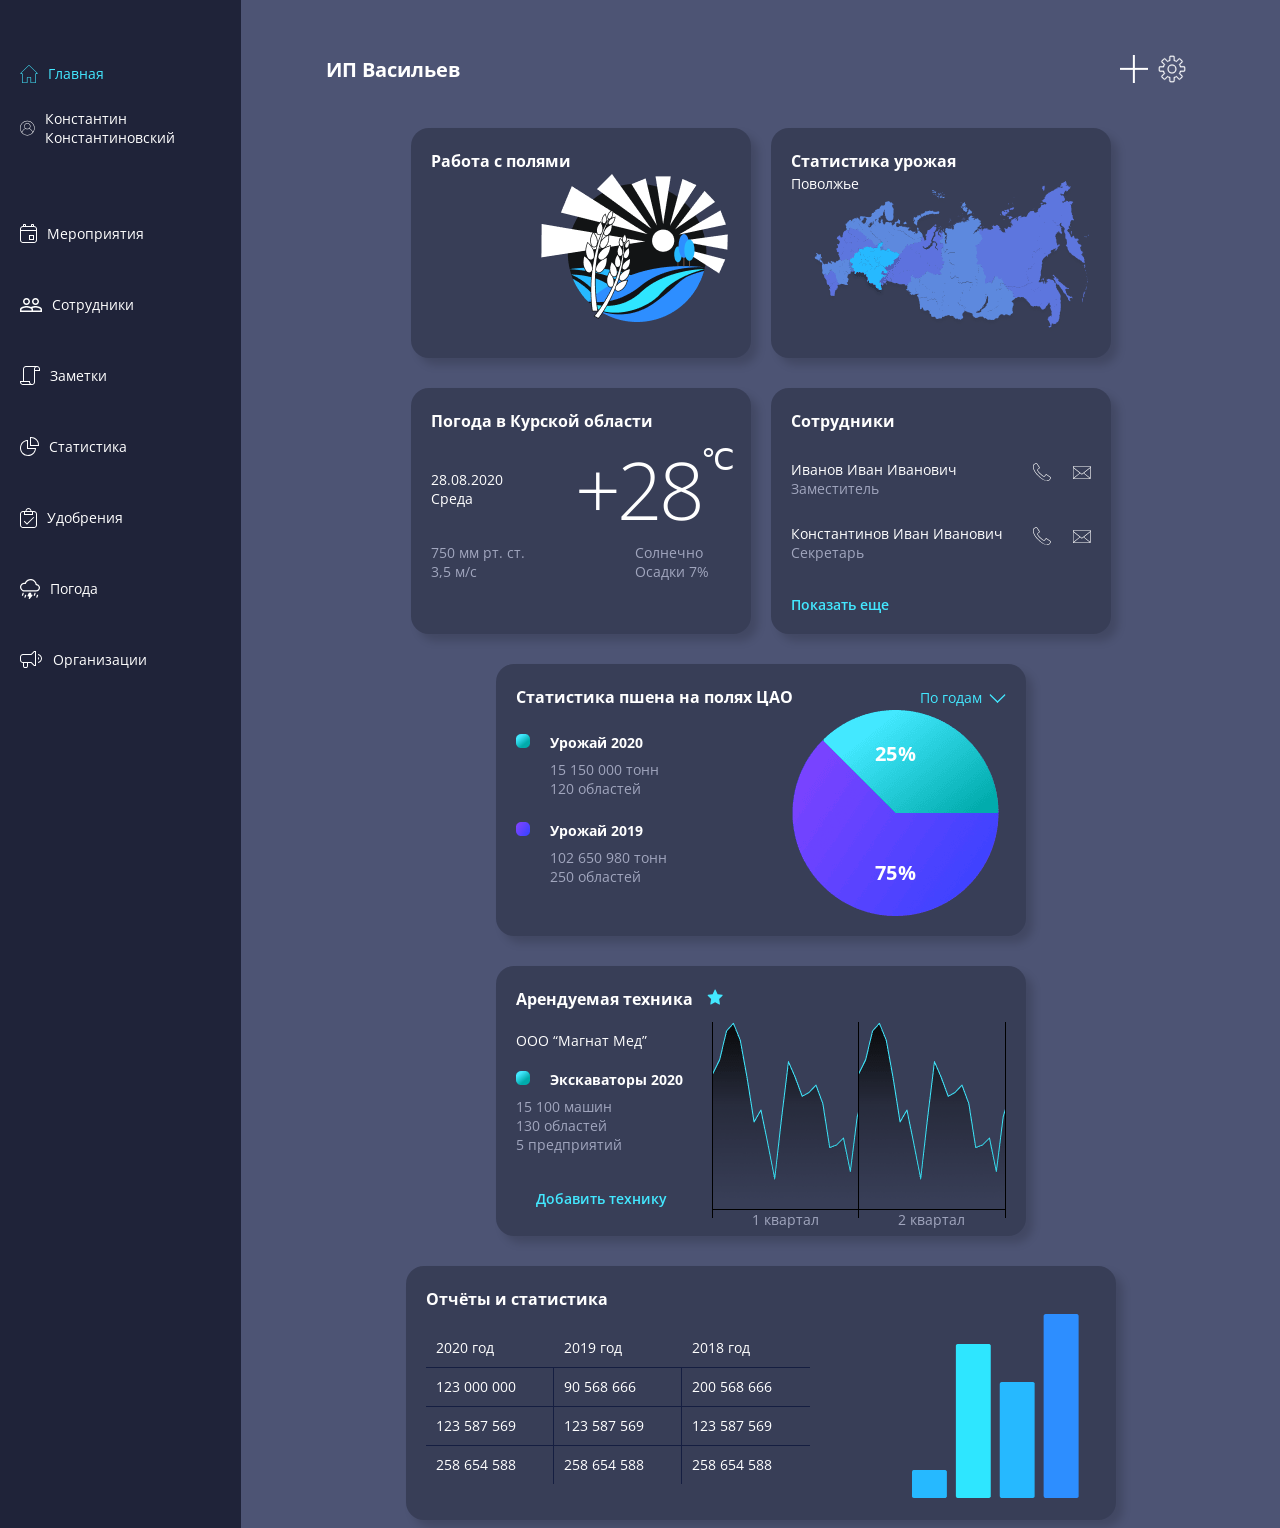
<file: index.html>
<!DOCTYPE html>
<html lang="ru">
<head>
    <meta charset="UTF-8">
    <meta http-equiv="X-UA-Compatible" content="IE=edge">
    <meta name="viewport" content="width=device-width, initial-scale=1.0">
    <title>Личный кабинет CRM</title>
    <link rel="preconnect" href="https://fonts.googleapis.com">
    <link rel="preconnect" href="https://fonts.gstatic.com" crossorigin>
    <link href="https://fonts.googleapis.com/css2?family=Open+Sans:wght@300;400;500;600;700&display=swap" rel="stylesheet">
    <link rel="stylesheet" href="https://use.fontawesome.com/releases/v5.15.4/css/all.css" integrity="sha384-DyZ88mC6Up2uqS4h/KRgHuoeGwBcD4Ng9SiP4dIRy0EXTlnuz47vAwmeGwVChigm" crossorigin="anonymous">
	<link rel="shortcut icon" href="img/icons/favicon.png" type="image/x-icon">
    <link rel="stylesheet" href="style.css">
</head>
<body>


<div class="wrapper">
    <main class="main">
        <div class="mobile__menu">
            <ul class="top__menu top__menu-mobile">
                <li class="top__list top__list-main">
                    <a href="index.html" class="top__link main-active">
                        <svg class="svg svg-main main-active" xmlns="http://www.w3.org/2000/svg" width="18" height="18" viewBox="0 0 18 18">
                        	<path d="M17.4288 7.90363L9.41951 0.170579C9.18619 -0.0568596 8.81404 -0.0568596 8.58072 0.170579L0.571694 7.90333C0.453785 8.01712 0.387207 8.17394 0.387207 8.33782C0.387207 8.67135 0.657597 8.94171 0.991092 8.94171H2.05544V17.3961C2.05544 17.7296 2.32579 18 2.65932 18H6.88652C7.22005 18 7.4904 17.7296 7.4904 17.3961V12.565H10.5098V17.3961C10.5098 17.7296 10.7802 18 11.1137 18H15.3409C15.6744 18 15.9448 17.7296 15.9448 17.3961V8.94171H17.0091C17.1729 8.94171 17.3295 8.87524 17.4433 8.75752C17.6751 8.5177 17.6686 8.13541 17.4288 7.90363ZM15.9448 8.33782C15.6113 8.33782 15.3409 8.60817 15.3409 8.94171V17.3961H11.1137V12.565C11.1137 12.2315 10.8434 11.9611 10.5098 11.9611H7.4904C7.15687 11.9611 6.88652 12.2315 6.88652 12.565V17.3961H2.65932V8.94171C2.65932 8.60817 2.38897 8.33782 2.05544 8.33782H0.991092L9.00012 0.605074L17.0122 8.33782H15.9448Z"/>
                        </svg>
                        Главная
                    </a>
                </li>

                <li class="top__list top__list-account">
                    <a href="#" class="top__link">
                        <svg class="svg svg-accounts" xmlns="http://www.w3.org/2000/svg" width="17" height="18" viewBox="0 0 17 18">
                        	<path d="M8.5 0.611084C3.8131 0.611084 0 4.42418 0 9.11108C0 11.1638 0.731567 13.0489 1.94763 14.5194C1.95075 14.5236 1.95103 14.529 1.95443 14.533C2.83248 15.5918 3.93522 16.4035 5.16403 16.928C5.1782 16.9339 5.19208 16.9404 5.20625 16.9464C5.3057 16.9883 5.40628 17.0271 5.50715 17.0651C5.54682 17.0801 5.58648 17.0954 5.62672 17.1099C5.7137 17.141 5.80125 17.1705 5.88937 17.1988C5.94575 17.217 6.00213 17.2348 6.05908 17.2518C6.137 17.275 6.2152 17.2974 6.29397 17.3187C6.3631 17.3374 6.4328 17.3547 6.5025 17.3714C6.57305 17.3884 6.64388 17.4054 6.715 17.4204C6.79433 17.4374 6.87452 17.4524 6.95498 17.4672C7.01958 17.4791 7.0839 17.4915 7.14907 17.502C7.23832 17.5165 7.32813 17.5278 7.41823 17.5394C7.47632 17.5468 7.53412 17.5553 7.59248 17.5615C7.69448 17.5723 7.79733 17.5799 7.90047 17.587C7.94835 17.5904 7.99595 17.5955 8.04412 17.5981C8.19457 17.6066 8.34672 17.6111 8.5 17.6111C8.65328 17.6111 8.80543 17.6066 8.95645 17.5986C9.00462 17.5961 9.05222 17.591 9.1001 17.5876C9.20323 17.5802 9.30608 17.5728 9.40808 17.5621C9.46645 17.5558 9.52425 17.5473 9.58233 17.54C9.67243 17.5284 9.76225 17.517 9.8515 17.5026C9.91638 17.4921 9.98098 17.4796 10.0456 17.4677C10.1258 17.453 10.2059 17.438 10.2856 17.421C10.3567 17.4057 10.4272 17.389 10.4981 17.372C10.5678 17.3549 10.6375 17.3377 10.7066 17.3193C10.7854 17.2983 10.8636 17.2756 10.9415 17.2524C10.9984 17.2354 11.0548 17.2175 11.1112 17.1994C11.1993 17.1711 11.2869 17.1416 11.3739 17.1104C11.4138 17.096 11.4535 17.0807 11.4934 17.0657C11.5946 17.0277 11.6949 16.9886 11.7943 16.947C11.8085 16.941 11.8224 16.9345 11.8365 16.9285C13.0651 16.4041 14.1681 15.5923 15.0461 14.5335C15.0495 14.5296 15.0498 14.5239 15.0529 14.5199C16.2684 13.0489 17 11.1638 17 9.11108C17 4.42418 13.1869 0.611084 8.5 0.611084ZM11.9445 16.2568C11.9402 16.2587 11.9363 16.261 11.932 16.263C11.8309 16.3117 11.728 16.3576 11.6243 16.4024C11.6008 16.4123 11.5776 16.4225 11.554 16.4324C11.4634 16.4704 11.3716 16.5064 11.2792 16.5409C11.2407 16.5554 11.2022 16.5696 11.1633 16.5832C11.0815 16.6123 10.9993 16.6404 10.9163 16.667C10.8647 16.6835 10.8128 16.699 10.761 16.7143C10.6873 16.7364 10.6134 16.7577 10.5386 16.7775C10.4757 16.7942 10.4122 16.8095 10.3488 16.8246C10.2822 16.8404 10.2159 16.8566 10.1487 16.8707C10.0753 16.8863 10.0014 16.8996 9.92772 16.913C9.86793 16.924 9.80843 16.9356 9.74808 16.9453C9.66507 16.9583 9.5812 16.9688 9.49762 16.9792C9.44463 16.9861 9.39193 16.994 9.33838 16.9997C9.2429 17.0098 9.14657 17.0164 9.05052 17.0232C9.00773 17.026 8.96523 17.0308 8.92188 17.0331C8.78163 17.0405 8.6411 17.0444 8.5 17.0444C8.3589 17.0444 8.21837 17.0405 8.0784 17.0331C8.03533 17.0308 7.99283 17.0263 7.94977 17.0232C7.85343 17.0167 7.75738 17.0098 7.6619 16.9997C7.60835 16.994 7.55565 16.9861 7.50267 16.9792C7.41908 16.9688 7.33522 16.9583 7.2522 16.9453C7.19185 16.9356 7.13235 16.924 7.07257 16.913C6.99862 16.8996 6.92467 16.886 6.85157 16.8707C6.78442 16.8566 6.71783 16.8404 6.65153 16.8246C6.58807 16.8092 6.5246 16.7942 6.4617 16.7775C6.38718 16.7577 6.31295 16.7362 6.23928 16.7143C6.18743 16.699 6.13558 16.6835 6.08402 16.667C6.001 16.6404 5.91855 16.6123 5.83695 16.5832C5.79813 16.5693 5.7596 16.5551 5.72107 16.5409C5.6287 16.5064 5.5369 16.4704 5.44623 16.4324C5.42272 16.4228 5.39977 16.4126 5.37625 16.4027C5.27255 16.3582 5.1697 16.312 5.06827 16.2633C5.06402 16.2613 5.06005 16.2593 5.0558 16.257C4.06725 15.7788 3.19402 15.0999 2.4854 14.2754C3.03308 12.2586 4.58348 10.6329 6.57815 9.98602C6.61753 10.0101 6.65862 10.0316 6.69913 10.0543C6.72293 10.0676 6.74645 10.0818 6.77053 10.0945C6.85497 10.1393 6.94053 10.1812 7.02808 10.2189C7.09523 10.2484 7.16465 10.2733 7.23378 10.2988C7.24738 10.3036 7.26098 10.309 7.27458 10.3138C7.65878 10.4498 8.0699 10.5278 8.5 10.5278C8.9301 10.5278 9.34122 10.4498 9.72513 10.3138C9.73873 10.309 9.75233 10.3036 9.76593 10.2988C9.83507 10.2733 9.90448 10.2484 9.97163 10.2189C10.0592 10.1812 10.1447 10.1393 10.2292 10.0945C10.2533 10.0815 10.2768 10.0676 10.3006 10.0543C10.3411 10.0316 10.3825 10.0101 10.4221 9.98573C12.4168 10.6329 13.9669 12.2586 14.5149 14.2751C13.8063 15.0993 12.933 15.7782 11.9445 16.2568ZM5.38333 6.84442C5.38333 5.126 6.78158 3.72775 8.5 3.72775C10.2184 3.72775 11.6167 5.126 11.6167 6.84442C11.6167 7.93752 11.0497 8.89943 10.1955 9.4559C10.0838 9.52843 9.96767 9.59332 9.84838 9.64998C9.83422 9.65678 9.82033 9.66387 9.80617 9.67038C8.98563 10.0435 8.01437 10.0435 7.19383 9.67038C7.17967 9.66387 7.1655 9.65678 7.15162 9.64998C7.03205 9.59332 6.91617 9.52843 6.80453 9.4559C5.95028 8.89943 5.38333 7.93752 5.38333 6.84442ZM14.9399 13.7359C14.2976 11.8393 12.8322 10.3065 10.9599 9.5783C11.7087 8.90368 12.1833 7.92958 12.1833 6.84442C12.1833 4.81348 10.5309 3.16108 8.5 3.16108C6.46907 3.16108 4.81667 4.81348 4.81667 6.84442C4.81667 7.92958 5.29125 8.90368 6.04038 9.5783C4.16812 10.3068 2.70272 11.8393 2.0604 13.7359C1.12172 12.4329 0.566667 10.836 0.566667 9.11108C0.566667 4.7367 4.12562 1.17775 8.5 1.17775C12.8744 1.17775 16.4333 4.7367 16.4333 9.11108C16.4333 10.836 15.8783 12.4329 14.9399 13.7359Z"/>
                        </svg>
                        Константин Константиновский
                    </a>
                </li>
            </ul>

            <ul class="bottom__menu">
                <li class="bottom__list bottom__list-events">
                    <a href="events.html" class="bottom__link">
                        <svg class="svg svg-events" xmlns="http://www.w3.org/2000/svg" width="17" height="19" viewBox="0 0 17 19">
                        	<path d="M4 0H5C5.26522 0 5.51957 0.105357 5.70711 0.292893C5.89464 0.48043 6 0.734784 6 1V2H11V1C11 0.734784 11.1054 0.48043 11.2929 0.292893C11.4804 0.105357 11.7348 0 12 0H13C13.2652 0 13.5196 0.105357 13.7071 0.292893C13.8946 0.48043 14 0.734784 14 1V2C14.7956 2 15.5587 2.31607 16.1213 2.87868C16.6839 3.44129 17 4.20435 17 5V16C17 16.7956 16.6839 17.5587 16.1213 18.1213C15.5587 18.6839 14.7956 19 14 19H3C2.20435 19 1.44129 18.6839 0.87868 18.1213C0.316071 17.5587 0 16.7956 0 16V5C0 4.20435 0.316071 3.44129 0.87868 2.87868C1.44129 2.31607 2.20435 2 3 2V1C3 0.734784 3.10536 0.48043 3.29289 0.292893C3.48043 0.105357 3.73478 0 4 0ZM12 2H13V1H12V2ZM5 2V1H4V2H5ZM3 3C2.46957 3 1.96086 3.21071 1.58579 3.58579C1.21071 3.96086 1 4.46957 1 5V6H16V5C16 4.46957 15.7893 3.96086 15.4142 3.58579C15.0391 3.21071 14.5304 3 14 3H3ZM1 16C1 16.5304 1.21071 17.0391 1.58579 17.4142C1.96086 17.7893 2.46957 18 3 18H14C14.5304 18 15.0391 17.7893 15.4142 17.4142C15.7893 17.0391 16 16.5304 16 16V7H1V16ZM9 11H14V16H9V11ZM10 12V15H13V12H10Z"/>
                        </svg>
                        Мероприятия
                    </a>
                </li>

                <li class="bottom__list bottom__list-members">
                    <a href="#" class="bottom__link">
                        <svg class="svg svg-members" xmlns="http://www.w3.org/2000/svg" width="22" height="14" viewBox="0 0 22 14">
                        	<path d="M15.5 8C14.3 8 12.43 8.34 11 9C9.57 8.33 7.7 8 6.5 8C4.33 8 0 9.08 0 11.25V14H22V11.25C22 9.08 17.67 8 15.5 8ZM11.5 12.5H1.5V11.25C1.5 10.71 4.06 9.5 6.5 9.5C8.94 9.5 11.5 10.71 11.5 11.25V12.5ZM20.5 12.5H13V11.25C13 10.79 12.8 10.39 12.48 10.03C13.36 9.73 14.44 9.5 15.5 9.5C17.94 9.5 20.5 10.71 20.5 11.25V12.5ZM6.5 7C8.43 7 10 5.43 10 3.5C10 1.57 8.43 0 6.5 0C4.57 0 3 1.57 3 3.5C3 5.43 4.57 7 6.5 7ZM6.5 1.5C7.6 1.5 8.5 2.4 8.5 3.5C8.5 4.6 7.6 5.5 6.5 5.5C5.4 5.5 4.5 4.6 4.5 3.5C4.5 2.4 5.4 1.5 6.5 1.5ZM15.5 7C17.43 7 19 5.43 19 3.5C19 1.57 17.43 0 15.5 0C13.57 0 12 1.57 12 3.5C12 5.43 13.57 7 15.5 7ZM15.5 1.5C16.6 1.5 17.5 2.4 17.5 3.5C17.5 4.6 16.6 5.5 15.5 5.5C14.4 5.5 13.5 4.6 13.5 3.5C13.5 2.4 14.4 1.5 15.5 1.5Z"/>
                        </svg>
                        Сотрудники
                    </a>
                </li>

                <li class="bottom__list bottom__list-notes">
                    <a href="#" class="bottom__link">
                        <svg class="svg svg-notes" xmlns="http://www.w3.org/2000/svg" width="20" height="19" viewBox="0 0 20 19">
                        	<path d="M1 16C1 16.5304 1.21071 17.0391 1.58579 17.4142C1.96086 17.7893 2.46957 18 3 18H9.764C9.27112 17.4505 8.99898 16.7381 9 16H1ZM12 18C12.5304 18 13.0391 17.7893 13.4142 17.4142C13.7893 17.0391 14 16.5304 14 16V3C14 2.232 14.289 1.53 14.764 1H6C5.46957 1 4.96086 1.21071 4.58579 1.58579C4.21071 1.96086 4 2.46957 4 3V15H10V16C10 16.5304 10.2107 17.0391 10.5858 17.4142C10.9609 17.7893 11.4696 18 12 18ZM3 3C3 2.20435 3.31607 1.44129 3.87868 0.87868C4.44129 0.316071 5.20435 0 6 0H17C17.7956 0 18.5587 0.316071 19.1213 0.87868C19.6839 1.44129 20 2.20435 20 3V5H15V16C15 16.7956 14.6839 17.5587 14.1213 18.1213C13.5587 18.6839 12.7956 19 12 19H3C2.20435 19 1.44129 18.6839 0.87868 18.1213C0.316071 17.5587 0 16.7956 0 16V15H3V3ZM19 4V3C19 2.46957 18.7893 1.96086 18.4142 1.58579C18.0391 1.21071 17.5304 1 17 1C16.4696 1 15.9609 1.21071 15.5858 1.58579C15.2107 1.96086 15 2.46957 15 3V4H19Z"/>
                        </svg>
                        Заметки
                    </a>
                </li>

                <li class="bottom__list bottom__list-statistics">
                    <a href="#" class="bottom__link">
                        <svg class="svg svg-statistics" xmlns="http://www.w3.org/2000/svg" width="19" height="19" viewBox="0 0 19 19">
                        	<path d="M10 0H11C13.1217 0 15.1566 0.842855 16.6569 2.34315C18.1572 3.84344 19 5.87827 19 8V9H10V0ZM11 8H18C18 6.14348 17.2625 4.36301 15.9498 3.05025C14.637 1.7375 12.8565 1 11 1V8ZM8 11H16C16 12.5823 15.5308 14.129 14.6518 15.4446C13.7727 16.7602 12.5233 17.7855 11.0615 18.391C9.59966 18.9965 7.99113 19.155 6.43928 18.8463C4.88743 18.5376 3.46197 17.7757 2.34315 16.6569C1.22433 15.538 0.462403 14.1126 0.153721 12.5607C-0.15496 11.0089 0.00346625 9.40034 0.608967 7.93853C1.21447 6.47672 2.23985 5.22729 3.55544 4.34824C4.87103 3.46919 6.41775 3 8 3V11ZM7 12V4.07C5.25105 4.32628 3.66373 5.23456 2.55663 6.61256C1.44954 7.99055 0.904589 9.73628 1.03116 11.4994C1.15773 13.2625 1.94645 14.9125 3.23902 16.1182C4.5316 17.3239 6.23237 17.9962 8 18C9.68351 18.0002 11.3107 17.3938 12.5835 16.2918C13.8562 15.1899 14.6893 13.6662 14.93 12H7Z"/>
                        </svg>
                        Статистика
                    </a>
                </li>

                <li class="bottom__list bottom__list-fertilizers">
					<a href="#" class="bottom__link">
						<svg class="svg svg-fertilizers" xmlns="http://www.w3.org/2000/svg" width="17" height="20" viewBox="0 0 17 20" >
							<path d="M3 3H5.5C5.5 2.20435 5.81607 1.44129 6.37868 0.87868C6.94129 0.316071 7.70435 0 8.5 0C9.29565 0 10.0587 0.316071 10.6213 0.87868C11.1839 1.44129 11.5 2.20435 11.5 3H14C14.7956 3 15.5587 3.31607 16.1213 3.87868C16.6839 4.44129 17 5.20435 17 6V17C17 17.7956 16.6839 18.5587 16.1213 19.1213C15.5587 19.6839 14.7956 20 14 20H3C2.20435 20 1.44129 19.6839 0.87868 19.1213C0.316071 18.5587 0 17.7956 0 17V6C0 5.20435 0.316071 4.44129 0.87868 3.87868C1.44129 3.31607 2.20435 3 3 3ZM3 4C2.46957 4 1.96086 4.21071 1.58579 4.58579C1.21071 4.96086 1 5.46957 1 6V17C1 17.5304 1.21071 18.0391 1.58579 18.4142C1.96086 18.7893 2.46957 19 3 19H14C14.5304 19 15.0391 18.7893 15.4142 18.4142C15.7893 18.0391 16 17.5304 16 17V6C16 5.46957 15.7893 4.96086 15.4142 4.58579C15.0391 4.21071 14.5304 4 14 4H13V7H4V4H3ZM5 6H12V4H5V6ZM8.5 1C7.96957 1 7.46086 1.21071 7.08579 1.58579C6.71071 1.96086 6.5 2.46957 6.5 3H10.5C10.5 2.46957 10.2893 1.96086 9.91421 1.58579C9.53914 1.21071 9.03043 1 8.5 1ZM14.15 9.6L7 16.75L3.8 13.55L4.507 12.843L7 15.336L13.442 8.893L14.149 9.6H14.15Z"/>
						</svg>
						Удобрения
                    </a>
                </li>

                <li class="bottom__list bottom__list-weather">
					<a href="#" class="bottom__link">
						<svg class="svg svg-weather" xmlns="http://www.w3.org/2000/svg" width="20" height="20" viewBox="0 0 20 20" >
							<path d="M3.3232 13.7824C3.48027 13.8349 3.61008 13.9476 3.68414 14.0957C3.75821 14.2438 3.77045 14.4153 3.7182 14.5724L3.0932 16.4474C3.06966 16.5281 3.03007 16.6032 2.97682 16.6683C2.92357 16.7334 2.85773 16.787 2.78326 16.826C2.70879 16.865 2.62722 16.8886 2.54342 16.8954C2.45962 16.9021 2.37531 16.8919 2.29555 16.8653C2.2158 16.8387 2.14222 16.7963 2.07923 16.7407C2.01625 16.685 1.96514 16.6171 1.92898 16.5413C1.89281 16.4654 1.87233 16.3829 1.86876 16.2989C1.86519 16.2149 1.8786 16.1311 1.9082 16.0524L2.5332 14.1774C2.58568 14.0203 2.69835 13.8905 2.84647 13.8165C2.99459 13.7424 3.16605 13.7301 3.3232 13.7824ZM15.1982 13.7824C15.3553 13.8349 15.4851 13.9476 15.5591 14.0957C15.6332 14.2438 15.6455 14.4153 15.5932 14.5724L14.9682 16.4474C14.9447 16.5281 14.9051 16.6032 14.8518 16.6683C14.7986 16.7334 14.7327 16.787 14.6583 16.826C14.5838 16.865 14.5022 16.8886 14.4184 16.8954C14.3346 16.9021 14.2503 16.8919 14.1706 16.8653C14.0908 16.8387 14.0172 16.7963 13.9542 16.7407C13.8912 16.685 13.8401 16.6171 13.804 16.5413C13.7678 16.4654 13.7473 16.3829 13.7438 16.2989C13.7402 16.2149 13.7536 16.1311 13.7832 16.0524L14.4082 14.1774C14.4607 14.0203 14.5734 13.8905 14.7215 13.8165C14.8696 13.7424 15.0411 13.7301 15.1982 13.7824ZM5.8232 15.6574C5.98027 15.7099 6.11008 15.8226 6.18414 15.9707C6.25821 16.1188 6.27045 16.2903 6.2182 16.4474L5.5932 18.3224C5.56966 18.4031 5.53007 18.4782 5.47682 18.5433C5.42357 18.6084 5.35773 18.662 5.28326 18.701C5.20879 18.74 5.12722 18.7636 5.04342 18.7704C4.95962 18.7771 4.87531 18.7669 4.79555 18.7403C4.7158 18.7137 4.64222 18.6713 4.57923 18.6157C4.51625 18.56 4.46514 18.4921 4.42898 18.4163C4.39281 18.3404 4.37233 18.2579 4.36876 18.1739C4.36519 18.0899 4.3786 18.0061 4.4082 17.9274L5.0332 16.0524C5.08568 15.8953 5.19835 15.7655 5.34647 15.6915C5.49459 15.6174 5.66605 15.6051 5.8232 15.6574ZM17.6982 15.6574C17.8553 15.7099 17.9851 15.8226 18.0591 15.9707C18.1332 16.1188 18.1455 16.2903 18.0932 16.4474L17.4682 18.3224C17.4447 18.4031 17.4051 18.4782 17.3518 18.5433C17.2986 18.6084 17.2327 18.662 17.1583 18.701C17.0838 18.74 17.0022 18.7636 16.9184 18.7704C16.8346 18.7771 16.7503 18.7669 16.6706 18.7403C16.5908 18.7137 16.5172 18.6713 16.4542 18.6157C16.3912 18.56 16.3401 18.4921 16.304 18.4163C16.2678 18.3404 16.2473 18.2579 16.2438 18.1739C16.2402 18.0899 16.2536 18.0061 16.2832 17.9274L16.9082 16.0524C16.9607 15.8953 17.0734 15.7655 17.2215 15.6915C17.3696 15.6174 17.5411 15.6051 17.6982 15.6574ZM16.7569 5.03365C16.4974 3.72511 15.826 2.53392 14.8409 1.63425C13.8559 0.734588 12.6089 0.173636 11.2823 0.0334142C9.95559 -0.106807 8.61887 0.181056 7.46752 0.854915C6.31618 1.52877 5.4106 2.55329 4.8832 3.77865C4.29174 3.71052 3.69261 3.76382 3.12247 3.93529C2.55233 4.10676 2.02319 4.39279 1.56744 4.77587C1.1117 5.15896 0.738931 5.63103 0.471973 6.16319C0.205016 6.69535 0.0494827 7.27639 0.0148962 7.87075C-0.0196903 8.46511 0.0673979 9.06028 0.270829 9.61981C0.474259 10.1793 0.789752 10.6915 1.19799 11.1248C1.60623 11.5582 2.09862 11.9037 2.64502 12.1401C3.19142 12.3765 3.78033 12.499 4.3757 12.4999H16.2507C17.2021 12.501 18.1183 12.1404 18.8138 11.4912C19.5093 10.8421 19.932 9.9528 19.9964 9.00359C20.0608 8.05439 19.7619 7.1162 19.1604 6.37907C18.5589 5.64195 17.6998 5.161 16.7569 5.03365ZM10.6257 1.2499C11.8556 1.24965 13.0425 1.70274 13.9594 2.52254C14.8763 3.34235 15.4589 4.47134 15.5957 5.69365C15.6127 5.84723 15.686 5.98906 15.8014 6.09179C15.9168 6.19451 16.0662 6.25084 16.2207 6.2499H16.2507C16.9137 6.2499 17.5496 6.5133 18.0185 6.98214C18.4873 7.45098 18.7507 8.08686 18.7507 8.7499C18.7507 9.41294 18.4873 10.0488 18.0185 10.5177C17.5496 10.9865 16.9137 11.2499 16.2507 11.2499H4.3757C3.93329 11.2497 3.49597 11.1555 3.09267 10.9737C2.68937 10.7918 2.32928 10.5264 2.03622 10.195C1.74316 9.86355 1.52381 9.47368 1.39268 9.05115C1.26155 8.62862 1.22163 8.18307 1.27556 7.74396C1.32949 7.30485 1.47604 6.8822 1.70552 6.50396C1.93499 6.12572 2.24217 5.80052 2.60672 5.54986C2.97127 5.29921 3.38488 5.12881 3.82021 5.04995C4.25553 4.97109 4.70263 4.98556 5.13195 5.0924C5.28511 5.13061 5.44705 5.10944 5.58525 5.03315C5.72344 4.95686 5.82765 4.83111 5.87695 4.68115C6.2073 3.68262 6.84397 2.81361 7.69647 2.19763C8.54897 1.58164 9.57394 1.25003 10.6257 1.2499ZM8.81695 14.0949C8.8689 13.9912 8.94868 13.904 9.04736 13.8431C9.14604 13.7822 9.25972 13.7499 9.3757 13.7499H10.6257C10.7247 13.75 10.8222 13.7736 10.9103 13.8187C10.9984 13.8639 11.0745 13.9293 11.1323 14.0096C11.1902 14.0899 11.2281 14.1828 11.2431 14.2807C11.258 14.3785 11.2495 14.4785 11.2182 14.5724L10.8682 15.6249H11.8757C11.9933 15.6251 12.1085 15.6584 12.208 15.7211C12.3075 15.7838 12.3873 15.8733 12.4382 15.9793C12.4891 16.0853 12.5091 16.2036 12.4958 16.3204C12.4826 16.4373 12.4366 16.548 12.3632 16.6399L9.8632 19.7649C9.774 19.8757 9.64967 19.9528 9.51075 19.9834C9.37183 20.014 9.22663 19.9962 9.09914 19.9331C8.97165 19.8701 8.8695 19.7654 8.80955 19.6364C8.74961 19.5074 8.73546 19.3618 8.76945 19.2237L9.2007 17.4999H8.1257C8.01912 17.4999 7.91431 17.4726 7.82123 17.4207C7.72815 17.3688 7.6499 17.2939 7.59391 17.2032C7.53792 17.1126 7.50605 17.0091 7.50133 16.9026C7.49661 16.7961 7.5192 16.6902 7.56695 16.5949L8.81695 14.0949Z"/>
						</svg>
                        Погода
                    </a>
                </li>

                <li class="bottom__list bottom__list-organisations">
                    <a href="organisations.html" class="bottom__link">
                        <svg class="svg svg-organisations" xmlns="http://www.w3.org/2000/svg" width="23" height="17" viewBox="0 0 23 17">
                        	<path d="M14 0L11 3H3C2.20435 3 1.44129 3.31607 0.87868 3.87868C0.31607 4.44129 0 5.20435 0 6L0 9C0 9.79565 0.31607 10.5587 0.87868 11.1213C1.44129 11.6839 2.20435 12 3 12V15C3 15.5304 3.21071 16.0391 3.58579 16.4142C3.96086 16.7893 4.46957 17 5 17H6C6.53043 17 7.03914 16.7893 7.41421 16.4142C7.78929 16.0391 8 15.5304 8 15V12H11L14 15H16V0H14ZM14.414 1H15V14H14.414L11.414 11H3C2.46957 11 1.96086 10.7893 1.58579 10.4142C1.21071 10.0391 1 9.53043 1 9V6C1 5.46957 1.21071 4.96086 1.58579 4.58579C1.96086 4.21071 2.46957 4 3 4H11.414L14.414 1ZM18 3V4.008C18.8331 4.1284 19.5949 4.54494 20.1459 5.1813C20.6969 5.81766 21.0002 6.63124 21.0002 7.473C21.0002 8.31476 20.6969 9.12834 20.1459 9.7647C19.5949 10.4011 18.8331 10.8176 18 10.938V11.945C19.1007 11.8228 20.1177 11.2989 20.8563 10.4737C21.5949 9.64854 22.0033 8.57996 22.0033 7.4725C22.0033 6.36504 21.5949 5.29646 20.8563 4.47128C20.1177 3.64609 19.1007 3.12225 18 3ZM18 6.059V8.887C18.2923 8.78351 18.5454 8.59198 18.7243 8.33876C18.9033 8.08554 18.9994 7.78308 18.9994 7.473C18.9994 7.16292 18.9033 6.86046 18.7243 6.60724C18.5454 6.35402 18.2923 6.16249 18 6.059ZM4 12H7V15C7 15.2652 6.89464 15.5196 6.70711 15.7071C6.51957 15.8946 6.26522 16 6 16H5C4.73478 16 4.48043 15.8946 4.29289 15.7071C4.10536 15.5196 4 15.2652 4 15V12Z"/>
                        </svg>
                        Организации
                    </a>
                </li>
            </ul>
        </div>

        <div class="left">
            <ul class="top__menu">
                <li class="top__list top__list-main">
                    <a href="#" class="top__link main-active">
                        <svg class="svg svg-main main-active" xmlns="http://www.w3.org/2000/svg" width="18" height="18" viewBox="0 0 18 18">
                        	<path d="M17.4288 7.90363L9.41951 0.170579C9.18619 -0.0568596 8.81404 -0.0568596 8.58072 0.170579L0.571694 7.90333C0.453785 8.01712 0.387207 8.17394 0.387207 8.33782C0.387207 8.67135 0.657597 8.94171 0.991092 8.94171H2.05544V17.3961C2.05544 17.7296 2.32579 18 2.65932 18H6.88652C7.22005 18 7.4904 17.7296 7.4904 17.3961V12.565H10.5098V17.3961C10.5098 17.7296 10.7802 18 11.1137 18H15.3409C15.6744 18 15.9448 17.7296 15.9448 17.3961V8.94171H17.0091C17.1729 8.94171 17.3295 8.87524 17.4433 8.75752C17.6751 8.5177 17.6686 8.13541 17.4288 7.90363ZM15.9448 8.33782C15.6113 8.33782 15.3409 8.60817 15.3409 8.94171V17.3961H11.1137V12.565C11.1137 12.2315 10.8434 11.9611 10.5098 11.9611H7.4904C7.15687 11.9611 6.88652 12.2315 6.88652 12.565V17.3961H2.65932V8.94171C2.65932 8.60817 2.38897 8.33782 2.05544 8.33782H0.991092L9.00012 0.605074L17.0122 8.33782H15.9448Z"/>
                        </svg>
                        Главная
                    </a>
                </li>

                <li class="top__list top__list-account">
                    <a href="#" class="top__link">
                        <svg class="svg svg-accounts" xmlns="http://www.w3.org/2000/svg" width="17" height="18" viewBox="0 0 17 18">
                        	<path d="M8.5 0.611084C3.8131 0.611084 0 4.42418 0 9.11108C0 11.1638 0.731567 13.0489 1.94763 14.5194C1.95075 14.5236 1.95103 14.529 1.95443 14.533C2.83248 15.5918 3.93522 16.4035 5.16403 16.928C5.1782 16.9339 5.19208 16.9404 5.20625 16.9464C5.3057 16.9883 5.40628 17.0271 5.50715 17.0651C5.54682 17.0801 5.58648 17.0954 5.62672 17.1099C5.7137 17.141 5.80125 17.1705 5.88937 17.1988C5.94575 17.217 6.00213 17.2348 6.05908 17.2518C6.137 17.275 6.2152 17.2974 6.29397 17.3187C6.3631 17.3374 6.4328 17.3547 6.5025 17.3714C6.57305 17.3884 6.64388 17.4054 6.715 17.4204C6.79433 17.4374 6.87452 17.4524 6.95498 17.4672C7.01958 17.4791 7.0839 17.4915 7.14907 17.502C7.23832 17.5165 7.32813 17.5278 7.41823 17.5394C7.47632 17.5468 7.53412 17.5553 7.59248 17.5615C7.69448 17.5723 7.79733 17.5799 7.90047 17.587C7.94835 17.5904 7.99595 17.5955 8.04412 17.5981C8.19457 17.6066 8.34672 17.6111 8.5 17.6111C8.65328 17.6111 8.80543 17.6066 8.95645 17.5986C9.00462 17.5961 9.05222 17.591 9.1001 17.5876C9.20323 17.5802 9.30608 17.5728 9.40808 17.5621C9.46645 17.5558 9.52425 17.5473 9.58233 17.54C9.67243 17.5284 9.76225 17.517 9.8515 17.5026C9.91638 17.4921 9.98098 17.4796 10.0456 17.4677C10.1258 17.453 10.2059 17.438 10.2856 17.421C10.3567 17.4057 10.4272 17.389 10.4981 17.372C10.5678 17.3549 10.6375 17.3377 10.7066 17.3193C10.7854 17.2983 10.8636 17.2756 10.9415 17.2524C10.9984 17.2354 11.0548 17.2175 11.1112 17.1994C11.1993 17.1711 11.2869 17.1416 11.3739 17.1104C11.4138 17.096 11.4535 17.0807 11.4934 17.0657C11.5946 17.0277 11.6949 16.9886 11.7943 16.947C11.8085 16.941 11.8224 16.9345 11.8365 16.9285C13.0651 16.4041 14.1681 15.5923 15.0461 14.5335C15.0495 14.5296 15.0498 14.5239 15.0529 14.5199C16.2684 13.0489 17 11.1638 17 9.11108C17 4.42418 13.1869 0.611084 8.5 0.611084ZM11.9445 16.2568C11.9402 16.2587 11.9363 16.261 11.932 16.263C11.8309 16.3117 11.728 16.3576 11.6243 16.4024C11.6008 16.4123 11.5776 16.4225 11.554 16.4324C11.4634 16.4704 11.3716 16.5064 11.2792 16.5409C11.2407 16.5554 11.2022 16.5696 11.1633 16.5832C11.0815 16.6123 10.9993 16.6404 10.9163 16.667C10.8647 16.6835 10.8128 16.699 10.761 16.7143C10.6873 16.7364 10.6134 16.7577 10.5386 16.7775C10.4757 16.7942 10.4122 16.8095 10.3488 16.8246C10.2822 16.8404 10.2159 16.8566 10.1487 16.8707C10.0753 16.8863 10.0014 16.8996 9.92772 16.913C9.86793 16.924 9.80843 16.9356 9.74808 16.9453C9.66507 16.9583 9.5812 16.9688 9.49762 16.9792C9.44463 16.9861 9.39193 16.994 9.33838 16.9997C9.2429 17.0098 9.14657 17.0164 9.05052 17.0232C9.00773 17.026 8.96523 17.0308 8.92188 17.0331C8.78163 17.0405 8.6411 17.0444 8.5 17.0444C8.3589 17.0444 8.21837 17.0405 8.0784 17.0331C8.03533 17.0308 7.99283 17.0263 7.94977 17.0232C7.85343 17.0167 7.75738 17.0098 7.6619 16.9997C7.60835 16.994 7.55565 16.9861 7.50267 16.9792C7.41908 16.9688 7.33522 16.9583 7.2522 16.9453C7.19185 16.9356 7.13235 16.924 7.07257 16.913C6.99862 16.8996 6.92467 16.886 6.85157 16.8707C6.78442 16.8566 6.71783 16.8404 6.65153 16.8246C6.58807 16.8092 6.5246 16.7942 6.4617 16.7775C6.38718 16.7577 6.31295 16.7362 6.23928 16.7143C6.18743 16.699 6.13558 16.6835 6.08402 16.667C6.001 16.6404 5.91855 16.6123 5.83695 16.5832C5.79813 16.5693 5.7596 16.5551 5.72107 16.5409C5.6287 16.5064 5.5369 16.4704 5.44623 16.4324C5.42272 16.4228 5.39977 16.4126 5.37625 16.4027C5.27255 16.3582 5.1697 16.312 5.06827 16.2633C5.06402 16.2613 5.06005 16.2593 5.0558 16.257C4.06725 15.7788 3.19402 15.0999 2.4854 14.2754C3.03308 12.2586 4.58348 10.6329 6.57815 9.98602C6.61753 10.0101 6.65862 10.0316 6.69913 10.0543C6.72293 10.0676 6.74645 10.0818 6.77053 10.0945C6.85497 10.1393 6.94053 10.1812 7.02808 10.2189C7.09523 10.2484 7.16465 10.2733 7.23378 10.2988C7.24738 10.3036 7.26098 10.309 7.27458 10.3138C7.65878 10.4498 8.0699 10.5278 8.5 10.5278C8.9301 10.5278 9.34122 10.4498 9.72513 10.3138C9.73873 10.309 9.75233 10.3036 9.76593 10.2988C9.83507 10.2733 9.90448 10.2484 9.97163 10.2189C10.0592 10.1812 10.1447 10.1393 10.2292 10.0945C10.2533 10.0815 10.2768 10.0676 10.3006 10.0543C10.3411 10.0316 10.3825 10.0101 10.4221 9.98573C12.4168 10.6329 13.9669 12.2586 14.5149 14.2751C13.8063 15.0993 12.933 15.7782 11.9445 16.2568ZM5.38333 6.84442C5.38333 5.126 6.78158 3.72775 8.5 3.72775C10.2184 3.72775 11.6167 5.126 11.6167 6.84442C11.6167 7.93752 11.0497 8.89943 10.1955 9.4559C10.0838 9.52843 9.96767 9.59332 9.84838 9.64998C9.83422 9.65678 9.82033 9.66387 9.80617 9.67038C8.98563 10.0435 8.01437 10.0435 7.19383 9.67038C7.17967 9.66387 7.1655 9.65678 7.15162 9.64998C7.03205 9.59332 6.91617 9.52843 6.80453 9.4559C5.95028 8.89943 5.38333 7.93752 5.38333 6.84442ZM14.9399 13.7359C14.2976 11.8393 12.8322 10.3065 10.9599 9.5783C11.7087 8.90368 12.1833 7.92958 12.1833 6.84442C12.1833 4.81348 10.5309 3.16108 8.5 3.16108C6.46907 3.16108 4.81667 4.81348 4.81667 6.84442C4.81667 7.92958 5.29125 8.90368 6.04038 9.5783C4.16812 10.3068 2.70272 11.8393 2.0604 13.7359C1.12172 12.4329 0.566667 10.836 0.566667 9.11108C0.566667 4.7367 4.12562 1.17775 8.5 1.17775C12.8744 1.17775 16.4333 4.7367 16.4333 9.11108C16.4333 10.836 15.8783 12.4329 14.9399 13.7359Z"/>
                        </svg>
                        Константин Константиновский
                    </a>
                </li>
            </ul>

            <ul class="bottom__menu">
                <li class="bottom__list bottom__list-events">
                    <a href="events.html" class="bottom__link">
                        <svg class="svg svg-events" xmlns="http://www.w3.org/2000/svg" width="17" height="19" viewBox="0 0 17 19">
                        	<path d="M4 0H5C5.26522 0 5.51957 0.105357 5.70711 0.292893C5.89464 0.48043 6 0.734784 6 1V2H11V1C11 0.734784 11.1054 0.48043 11.2929 0.292893C11.4804 0.105357 11.7348 0 12 0H13C13.2652 0 13.5196 0.105357 13.7071 0.292893C13.8946 0.48043 14 0.734784 14 1V2C14.7956 2 15.5587 2.31607 16.1213 2.87868C16.6839 3.44129 17 4.20435 17 5V16C17 16.7956 16.6839 17.5587 16.1213 18.1213C15.5587 18.6839 14.7956 19 14 19H3C2.20435 19 1.44129 18.6839 0.87868 18.1213C0.316071 17.5587 0 16.7956 0 16V5C0 4.20435 0.316071 3.44129 0.87868 2.87868C1.44129 2.31607 2.20435 2 3 2V1C3 0.734784 3.10536 0.48043 3.29289 0.292893C3.48043 0.105357 3.73478 0 4 0ZM12 2H13V1H12V2ZM5 2V1H4V2H5ZM3 3C2.46957 3 1.96086 3.21071 1.58579 3.58579C1.21071 3.96086 1 4.46957 1 5V6H16V5C16 4.46957 15.7893 3.96086 15.4142 3.58579C15.0391 3.21071 14.5304 3 14 3H3ZM1 16C1 16.5304 1.21071 17.0391 1.58579 17.4142C1.96086 17.7893 2.46957 18 3 18H14C14.5304 18 15.0391 17.7893 15.4142 17.4142C15.7893 17.0391 16 16.5304 16 16V7H1V16ZM9 11H14V16H9V11ZM10 12V15H13V12H10Z"/>
                        </svg>
                        Мероприятия
                    </a>
                </li>

                <li class="bottom__list bottom__list-members">
                    <a href="#" class="bottom__link">
                        <svg class="svg svg-members" xmlns="http://www.w3.org/2000/svg" width="22" height="14" viewBox="0 0 22 14">
                        	<path d="M15.5 8C14.3 8 12.43 8.34 11 9C9.57 8.33 7.7 8 6.5 8C4.33 8 0 9.08 0 11.25V14H22V11.25C22 9.08 17.67 8 15.5 8ZM11.5 12.5H1.5V11.25C1.5 10.71 4.06 9.5 6.5 9.5C8.94 9.5 11.5 10.71 11.5 11.25V12.5ZM20.5 12.5H13V11.25C13 10.79 12.8 10.39 12.48 10.03C13.36 9.73 14.44 9.5 15.5 9.5C17.94 9.5 20.5 10.71 20.5 11.25V12.5ZM6.5 7C8.43 7 10 5.43 10 3.5C10 1.57 8.43 0 6.5 0C4.57 0 3 1.57 3 3.5C3 5.43 4.57 7 6.5 7ZM6.5 1.5C7.6 1.5 8.5 2.4 8.5 3.5C8.5 4.6 7.6 5.5 6.5 5.5C5.4 5.5 4.5 4.6 4.5 3.5C4.5 2.4 5.4 1.5 6.5 1.5ZM15.5 7C17.43 7 19 5.43 19 3.5C19 1.57 17.43 0 15.5 0C13.57 0 12 1.57 12 3.5C12 5.43 13.57 7 15.5 7ZM15.5 1.5C16.6 1.5 17.5 2.4 17.5 3.5C17.5 4.6 16.6 5.5 15.5 5.5C14.4 5.5 13.5 4.6 13.5 3.5C13.5 2.4 14.4 1.5 15.5 1.5Z"/>
                        </svg>
                        Сотрудники
                    </a>
                </li>

                <li class="bottom__list bottom__list-notes">
                    <a href="#" class="bottom__link">
                        <svg class="svg svg-notes" xmlns="http://www.w3.org/2000/svg" width="20" height="19" viewBox="0 0 20 19">
                        	<path d="M1 16C1 16.5304 1.21071 17.0391 1.58579 17.4142C1.96086 17.7893 2.46957 18 3 18H9.764C9.27112 17.4505 8.99898 16.7381 9 16H1ZM12 18C12.5304 18 13.0391 17.7893 13.4142 17.4142C13.7893 17.0391 14 16.5304 14 16V3C14 2.232 14.289 1.53 14.764 1H6C5.46957 1 4.96086 1.21071 4.58579 1.58579C4.21071 1.96086 4 2.46957 4 3V15H10V16C10 16.5304 10.2107 17.0391 10.5858 17.4142C10.9609 17.7893 11.4696 18 12 18ZM3 3C3 2.20435 3.31607 1.44129 3.87868 0.87868C4.44129 0.316071 5.20435 0 6 0H17C17.7956 0 18.5587 0.316071 19.1213 0.87868C19.6839 1.44129 20 2.20435 20 3V5H15V16C15 16.7956 14.6839 17.5587 14.1213 18.1213C13.5587 18.6839 12.7956 19 12 19H3C2.20435 19 1.44129 18.6839 0.87868 18.1213C0.316071 17.5587 0 16.7956 0 16V15H3V3ZM19 4V3C19 2.46957 18.7893 1.96086 18.4142 1.58579C18.0391 1.21071 17.5304 1 17 1C16.4696 1 15.9609 1.21071 15.5858 1.58579C15.2107 1.96086 15 2.46957 15 3V4H19Z"/>
                        </svg>
                        Заметки
                    </a>
                </li>

                <li class="bottom__list bottom__list-statistics">
                    <a href="#" class="bottom__link">
                        <svg class="svg svg-statistics" xmlns="http://www.w3.org/2000/svg" width="19" height="19" viewBox="0 0 19 19">
                        	<path d="M10 0H11C13.1217 0 15.1566 0.842855 16.6569 2.34315C18.1572 3.84344 19 5.87827 19 8V9H10V0ZM11 8H18C18 6.14348 17.2625 4.36301 15.9498 3.05025C14.637 1.7375 12.8565 1 11 1V8ZM8 11H16C16 12.5823 15.5308 14.129 14.6518 15.4446C13.7727 16.7602 12.5233 17.7855 11.0615 18.391C9.59966 18.9965 7.99113 19.155 6.43928 18.8463C4.88743 18.5376 3.46197 17.7757 2.34315 16.6569C1.22433 15.538 0.462403 14.1126 0.153721 12.5607C-0.15496 11.0089 0.00346625 9.40034 0.608967 7.93853C1.21447 6.47672 2.23985 5.22729 3.55544 4.34824C4.87103 3.46919 6.41775 3 8 3V11ZM7 12V4.07C5.25105 4.32628 3.66373 5.23456 2.55663 6.61256C1.44954 7.99055 0.904589 9.73628 1.03116 11.4994C1.15773 13.2625 1.94645 14.9125 3.23902 16.1182C4.5316 17.3239 6.23237 17.9962 8 18C9.68351 18.0002 11.3107 17.3938 12.5835 16.2918C13.8562 15.1899 14.6893 13.6662 14.93 12H7Z"/>
                        </svg>
                        Статистика
                    </a>
                </li>

                <li class="bottom__list bottom__list-fertilizers">
					<a href="#" class="bottom__link">
						<svg class="svg svg-fertilizers" xmlns="http://www.w3.org/2000/svg" width="17" height="20" viewBox="0 0 17 20" >
							<path d="M3 3H5.5C5.5 2.20435 5.81607 1.44129 6.37868 0.87868C6.94129 0.316071 7.70435 0 8.5 0C9.29565 0 10.0587 0.316071 10.6213 0.87868C11.1839 1.44129 11.5 2.20435 11.5 3H14C14.7956 3 15.5587 3.31607 16.1213 3.87868C16.6839 4.44129 17 5.20435 17 6V17C17 17.7956 16.6839 18.5587 16.1213 19.1213C15.5587 19.6839 14.7956 20 14 20H3C2.20435 20 1.44129 19.6839 0.87868 19.1213C0.316071 18.5587 0 17.7956 0 17V6C0 5.20435 0.316071 4.44129 0.87868 3.87868C1.44129 3.31607 2.20435 3 3 3ZM3 4C2.46957 4 1.96086 4.21071 1.58579 4.58579C1.21071 4.96086 1 5.46957 1 6V17C1 17.5304 1.21071 18.0391 1.58579 18.4142C1.96086 18.7893 2.46957 19 3 19H14C14.5304 19 15.0391 18.7893 15.4142 18.4142C15.7893 18.0391 16 17.5304 16 17V6C16 5.46957 15.7893 4.96086 15.4142 4.58579C15.0391 4.21071 14.5304 4 14 4H13V7H4V4H3ZM5 6H12V4H5V6ZM8.5 1C7.96957 1 7.46086 1.21071 7.08579 1.58579C6.71071 1.96086 6.5 2.46957 6.5 3H10.5C10.5 2.46957 10.2893 1.96086 9.91421 1.58579C9.53914 1.21071 9.03043 1 8.5 1ZM14.15 9.6L7 16.75L3.8 13.55L4.507 12.843L7 15.336L13.442 8.893L14.149 9.6H14.15Z"/>
						</svg>
                    Удобрения
                    </a>
                </li>

                <li class="bottom__list bottom__list-weather">
					<a href="#" class="bottom__link">
                    	<svg class="svg svg-weather" xmlns="http://www.w3.org/2000/svg" width="20" height="20" viewBox="0 0 20 20" >
                        	<path d="M3.3232 13.7824C3.48027 13.8349 3.61008 13.9476 3.68414 14.0957C3.75821 14.2438 3.77045 14.4153 3.7182 14.5724L3.0932 16.4474C3.06966 16.5281 3.03007 16.6032 2.97682 16.6683C2.92357 16.7334 2.85773 16.787 2.78326 16.826C2.70879 16.865 2.62722 16.8886 2.54342 16.8954C2.45962 16.9021 2.37531 16.8919 2.29555 16.8653C2.2158 16.8387 2.14222 16.7963 2.07923 16.7407C2.01625 16.685 1.96514 16.6171 1.92898 16.5413C1.89281 16.4654 1.87233 16.3829 1.86876 16.2989C1.86519 16.2149 1.8786 16.1311 1.9082 16.0524L2.5332 14.1774C2.58568 14.0203 2.69835 13.8905 2.84647 13.8165C2.99459 13.7424 3.16605 13.7301 3.3232 13.7824ZM15.1982 13.7824C15.3553 13.8349 15.4851 13.9476 15.5591 14.0957C15.6332 14.2438 15.6455 14.4153 15.5932 14.5724L14.9682 16.4474C14.9447 16.5281 14.9051 16.6032 14.8518 16.6683C14.7986 16.7334 14.7327 16.787 14.6583 16.826C14.5838 16.865 14.5022 16.8886 14.4184 16.8954C14.3346 16.9021 14.2503 16.8919 14.1706 16.8653C14.0908 16.8387 14.0172 16.7963 13.9542 16.7407C13.8912 16.685 13.8401 16.6171 13.804 16.5413C13.7678 16.4654 13.7473 16.3829 13.7438 16.2989C13.7402 16.2149 13.7536 16.1311 13.7832 16.0524L14.4082 14.1774C14.4607 14.0203 14.5734 13.8905 14.7215 13.8165C14.8696 13.7424 15.0411 13.7301 15.1982 13.7824ZM5.8232 15.6574C5.98027 15.7099 6.11008 15.8226 6.18414 15.9707C6.25821 16.1188 6.27045 16.2903 6.2182 16.4474L5.5932 18.3224C5.56966 18.4031 5.53007 18.4782 5.47682 18.5433C5.42357 18.6084 5.35773 18.662 5.28326 18.701C5.20879 18.74 5.12722 18.7636 5.04342 18.7704C4.95962 18.7771 4.87531 18.7669 4.79555 18.7403C4.7158 18.7137 4.64222 18.6713 4.57923 18.6157C4.51625 18.56 4.46514 18.4921 4.42898 18.4163C4.39281 18.3404 4.37233 18.2579 4.36876 18.1739C4.36519 18.0899 4.3786 18.0061 4.4082 17.9274L5.0332 16.0524C5.08568 15.8953 5.19835 15.7655 5.34647 15.6915C5.49459 15.6174 5.66605 15.6051 5.8232 15.6574ZM17.6982 15.6574C17.8553 15.7099 17.9851 15.8226 18.0591 15.9707C18.1332 16.1188 18.1455 16.2903 18.0932 16.4474L17.4682 18.3224C17.4447 18.4031 17.4051 18.4782 17.3518 18.5433C17.2986 18.6084 17.2327 18.662 17.1583 18.701C17.0838 18.74 17.0022 18.7636 16.9184 18.7704C16.8346 18.7771 16.7503 18.7669 16.6706 18.7403C16.5908 18.7137 16.5172 18.6713 16.4542 18.6157C16.3912 18.56 16.3401 18.4921 16.304 18.4163C16.2678 18.3404 16.2473 18.2579 16.2438 18.1739C16.2402 18.0899 16.2536 18.0061 16.2832 17.9274L16.9082 16.0524C16.9607 15.8953 17.0734 15.7655 17.2215 15.6915C17.3696 15.6174 17.5411 15.6051 17.6982 15.6574ZM16.7569 5.03365C16.4974 3.72511 15.826 2.53392 14.8409 1.63425C13.8559 0.734588 12.6089 0.173636 11.2823 0.0334142C9.95559 -0.106807 8.61887 0.181056 7.46752 0.854915C6.31618 1.52877 5.4106 2.55329 4.8832 3.77865C4.29174 3.71052 3.69261 3.76382 3.12247 3.93529C2.55233 4.10676 2.02319 4.39279 1.56744 4.77587C1.1117 5.15896 0.738931 5.63103 0.471973 6.16319C0.205016 6.69535 0.0494827 7.27639 0.0148962 7.87075C-0.0196903 8.46511 0.0673979 9.06028 0.270829 9.61981C0.474259 10.1793 0.789752 10.6915 1.19799 11.1248C1.60623 11.5582 2.09862 11.9037 2.64502 12.1401C3.19142 12.3765 3.78033 12.499 4.3757 12.4999H16.2507C17.2021 12.501 18.1183 12.1404 18.8138 11.4912C19.5093 10.8421 19.932 9.9528 19.9964 9.00359C20.0608 8.05439 19.7619 7.1162 19.1604 6.37907C18.5589 5.64195 17.6998 5.161 16.7569 5.03365ZM10.6257 1.2499C11.8556 1.24965 13.0425 1.70274 13.9594 2.52254C14.8763 3.34235 15.4589 4.47134 15.5957 5.69365C15.6127 5.84723 15.686 5.98906 15.8014 6.09179C15.9168 6.19451 16.0662 6.25084 16.2207 6.2499H16.2507C16.9137 6.2499 17.5496 6.5133 18.0185 6.98214C18.4873 7.45098 18.7507 8.08686 18.7507 8.7499C18.7507 9.41294 18.4873 10.0488 18.0185 10.5177C17.5496 10.9865 16.9137 11.2499 16.2507 11.2499H4.3757C3.93329 11.2497 3.49597 11.1555 3.09267 10.9737C2.68937 10.7918 2.32928 10.5264 2.03622 10.195C1.74316 9.86355 1.52381 9.47368 1.39268 9.05115C1.26155 8.62862 1.22163 8.18307 1.27556 7.74396C1.32949 7.30485 1.47604 6.8822 1.70552 6.50396C1.93499 6.12572 2.24217 5.80052 2.60672 5.54986C2.97127 5.29921 3.38488 5.12881 3.82021 5.04995C4.25553 4.97109 4.70263 4.98556 5.13195 5.0924C5.28511 5.13061 5.44705 5.10944 5.58525 5.03315C5.72344 4.95686 5.82765 4.83111 5.87695 4.68115C6.2073 3.68262 6.84397 2.81361 7.69647 2.19763C8.54897 1.58164 9.57394 1.25003 10.6257 1.2499ZM8.81695 14.0949C8.8689 13.9912 8.94868 13.904 9.04736 13.8431C9.14604 13.7822 9.25972 13.7499 9.3757 13.7499H10.6257C10.7247 13.75 10.8222 13.7736 10.9103 13.8187C10.9984 13.8639 11.0745 13.9293 11.1323 14.0096C11.1902 14.0899 11.2281 14.1828 11.2431 14.2807C11.258 14.3785 11.2495 14.4785 11.2182 14.5724L10.8682 15.6249H11.8757C11.9933 15.6251 12.1085 15.6584 12.208 15.7211C12.3075 15.7838 12.3873 15.8733 12.4382 15.9793C12.4891 16.0853 12.5091 16.2036 12.4958 16.3204C12.4826 16.4373 12.4366 16.548 12.3632 16.6399L9.8632 19.7649C9.774 19.8757 9.64967 19.9528 9.51075 19.9834C9.37183 20.014 9.22663 19.9962 9.09914 19.9331C8.97165 19.8701 8.8695 19.7654 8.80955 19.6364C8.74961 19.5074 8.73546 19.3618 8.76945 19.2237L9.2007 17.4999H8.1257C8.01912 17.4999 7.91431 17.4726 7.82123 17.4207C7.72815 17.3688 7.6499 17.2939 7.59391 17.2032C7.53792 17.1126 7.50605 17.0091 7.50133 16.9026C7.49661 16.7961 7.5192 16.6902 7.56695 16.5949L8.81695 14.0949Z"/>
                        </svg>
                        Погода
                    </a>
                </li>

                <li class="bottom__list bottom__list-organisations">
                    <a href="organisations.html" class="bottom__link">
                        <svg class="svg svg-organisations" xmlns="http://www.w3.org/2000/svg" width="23" height="17" viewBox="0 0 23 17">
                        	<path d="M14 0L11 3H3C2.20435 3 1.44129 3.31607 0.87868 3.87868C0.31607 4.44129 0 5.20435 0 6L0 9C0 9.79565 0.31607 10.5587 0.87868 11.1213C1.44129 11.6839 2.20435 12 3 12V15C3 15.5304 3.21071 16.0391 3.58579 16.4142C3.96086 16.7893 4.46957 17 5 17H6C6.53043 17 7.03914 16.7893 7.41421 16.4142C7.78929 16.0391 8 15.5304 8 15V12H11L14 15H16V0H14ZM14.414 1H15V14H14.414L11.414 11H3C2.46957 11 1.96086 10.7893 1.58579 10.4142C1.21071 10.0391 1 9.53043 1 9V6C1 5.46957 1.21071 4.96086 1.58579 4.58579C1.96086 4.21071 2.46957 4 3 4H11.414L14.414 1ZM18 3V4.008C18.8331 4.1284 19.5949 4.54494 20.1459 5.1813C20.6969 5.81766 21.0002 6.63124 21.0002 7.473C21.0002 8.31476 20.6969 9.12834 20.1459 9.7647C19.5949 10.4011 18.8331 10.8176 18 10.938V11.945C19.1007 11.8228 20.1177 11.2989 20.8563 10.4737C21.5949 9.64854 22.0033 8.57996 22.0033 7.4725C22.0033 6.36504 21.5949 5.29646 20.8563 4.47128C20.1177 3.64609 19.1007 3.12225 18 3ZM18 6.059V8.887C18.2923 8.78351 18.5454 8.59198 18.7243 8.33876C18.9033 8.08554 18.9994 7.78308 18.9994 7.473C18.9994 7.16292 18.9033 6.86046 18.7243 6.60724C18.5454 6.35402 18.2923 6.16249 18 6.059ZM4 12H7V15C7 15.2652 6.89464 15.5196 6.70711 15.7071C6.51957 15.8946 6.26522 16 6 16H5C4.73478 16 4.48043 15.8946 4.29289 15.7071C4.10536 15.5196 4 15.2652 4 15V12Z"/>
                        </svg>
                        Организации
                    </a>
                </li>
            </ul>
        </div>

        <div class="right">
            <header class="header">
                <div class="container container_space-between">
                    <div class="header__left">
                        <h1 class="header__left-info">ИП Васильев</h1>
					</div>

                    <div class="header__right">
                        <div class="header__icons">
                            <img class="header__icons-photo" src="img/icons/plus.png" alt="plus">
                        </div>

                        <div class="header__icons">
                            <img class="header__icons-photo" src="img/icons/settings.svg" alt="settings">
                        </div>

                        <i class="fas fa-bars menu"></i>
                    </div>
                </div>
            </header>

            <section class="info">
                <div class="container">
                    <div class="info__wrapper">
                        <div class="info__block info__block-field">
                            <h2 class="info__heading">Работа с полями</h2>
                        </div>

                        <div class="info__block info__block-harvest">
                            <h2 class="info__heading">Статистика урожая</h2>
                            <h3 class="info__sub-heading">Поволжье</h3>
                        </div>

                        <div class="info__block info__block-weather">
                            <h2 class="info__heading">Погода в Курской области</h2>
                            <div class="info__block-top">
                                <div class="info__block-top-left">
                                    <p class="info__text">28.08.2020</p>
                                    <p class="info__text">Среда</p>
                                </div>

                                <div class="info__block-top-right">
                                    <h2 class="info__header">+28<span class="info__header_fontsize-mod"><sup>℃</sup></span></h2>
                                </div>
                            </div>

                            <div class="info__block-bottom">
                                <div class="info__block-bottom-left">
                                    <p class="info__text info__text_color-mod">750 мм рт. ст.</p>
                                    <p class="info__text info__text_color-mod">3,5 м/с</p>
                                </div>

                                <div class="info__block-bottom-right">
                                    <p class="info__text info__text_color-mod">Солнечно</p>
                                    <p class="info__text info__text_color-mod">Осадки 7%</p>
                                </div>
                            </div>
                        </div>

                        <div class="info__block info__block_width-mod">
                            <h2 class="info__heading info__heading_reports">Отчёты и статистика</h2>
                            <div class="info__block_width-mod__wrapper">
                                <div class="info__block_width-mod__left">
                                    <table class="main__table">
                                        <thead>
                                            <tr>
                                                <td class="thead">2020 год</td>
                                                <td class="thead">2019 год</td>
                                                <td class="thead">2018 год</td>
                                            </tr>
                                        </thead>

                                        <tr>
                                            <td>123 000 000</td>
                                            <td>90 568 666</td>
                                            <td class="tfoot">200 568 666 </td>
                                        </tr>

                                        <tr>
                                            <td>123 587 569 </td>
                                            <td>123 587 569</td>
                                            <td class="tfoot">123 587 569  </td>
                                        </tr>

                                        <tr class="tfoot">
                                            <td>258 654 588</td>
                                            <td>258 654 588</td>
                                            <td class="tfoot">258 654 588 </td>
                                        </tr>
                                    </table>
                                </div>

                                <div class="info__block_width-mod__right"></div>
                            </div>
                        </div>

                        <div class="info__block info__block-staff">
                            <h2 class="info__heading">Сотрудники</h2>
                            <div class="block__members">
                                <div class="block__members__heading">
                                    <h3 class="members__heading">Иванов Иван Иванович</h3>
                                    <h3 class="members__sub-heading">Заместитель</h3>
                                </div>
                            </div>

                            <div class="block__members">
                                <div class="block__members__heading">
                                    <h3 class="members__heading">Константинов Иван Иванович</h3>
                                    <h3 class="members__sub-heading">Секретарь</h3>
                                </div>
                            </div>

                            <a href="#" class="members__link">Показать еще</a>
                        </div>

                        <div class="info__block info__block_wise-width info__block_diagramm">
                            <div class="block__heading">
                                <h2 class="info__heading">Статистика пшена на полях ЦАО</h2>
                                <h3 class="info__sub-heading info__sub-heading_blue">По годам</h3>
                            </div>

                            <div class="info__block__diagramm__wrapper">
                                <div class="info__block__diagramm-left">
                                    <div class="info__block-menu info__block-menu_mt23">Урожай 2020</div>
                                        <ul class="info__menu">
                                            <li class="info__list">15 150 000 тонн</li>
                                            <li class="info__list">120 областей</li>
                                        </ul>

                                    <div class="info__block-menu info__block-menu_color info__block-menu_mt23">Урожай 2019</div>
                                        <ul class="info__menu">
                                            <li class="info__list">102 650 980 тонн</li>
                                            <li class="info__list">250 областей</li>
                                        </ul>
                                </div>

                                <div class="info__block__diagramm-right">
                                    <span class="percent percent-one">25%</span>
                                    <span class="percent percent-two">75%</span>
                                </div>
                            </div>
                        </div>

                        <div class="info__block info__block_wise-width info__block_chart-bg">
                            <h2 class="info__heading info__heading_star">Арендуемая техника</h2>
                            <div class="block__container">
                                <div class="info__block-left">
                                    <h3 class="info__sub-heading info__sub-heading-rent">ООО “Магнат Мед”</h3>
                                    <div class="info__block-menu">Экскаваторы 2020</div>
                                    <ul class="info__menu info__menu_mx0">
                                        <li class="info__list">15 100 машин</li>
                                        <li class="info__list">130 областей</li>
                                        <li class="info__list">5 предприятий</li>
                                    </ul>
                                    <a class="info__link" href="#">Добавить технику</a>
                                </div>

                                <div class="info__block-right">
                                    <div class="right__border">
                                        <p class="right__border-text">1 квартал</p>
                                    </div>

                                    <div class="right__border">
                                        <p class="right__border-text">2 квартал</p>
                                    </div>
                                </div>
                            </div>
                        </div>
                    </div>
                </div>
            </section>
        </div>
    </main>
</div>

<script src="script.js"></script>
</body>
</html>
</file>
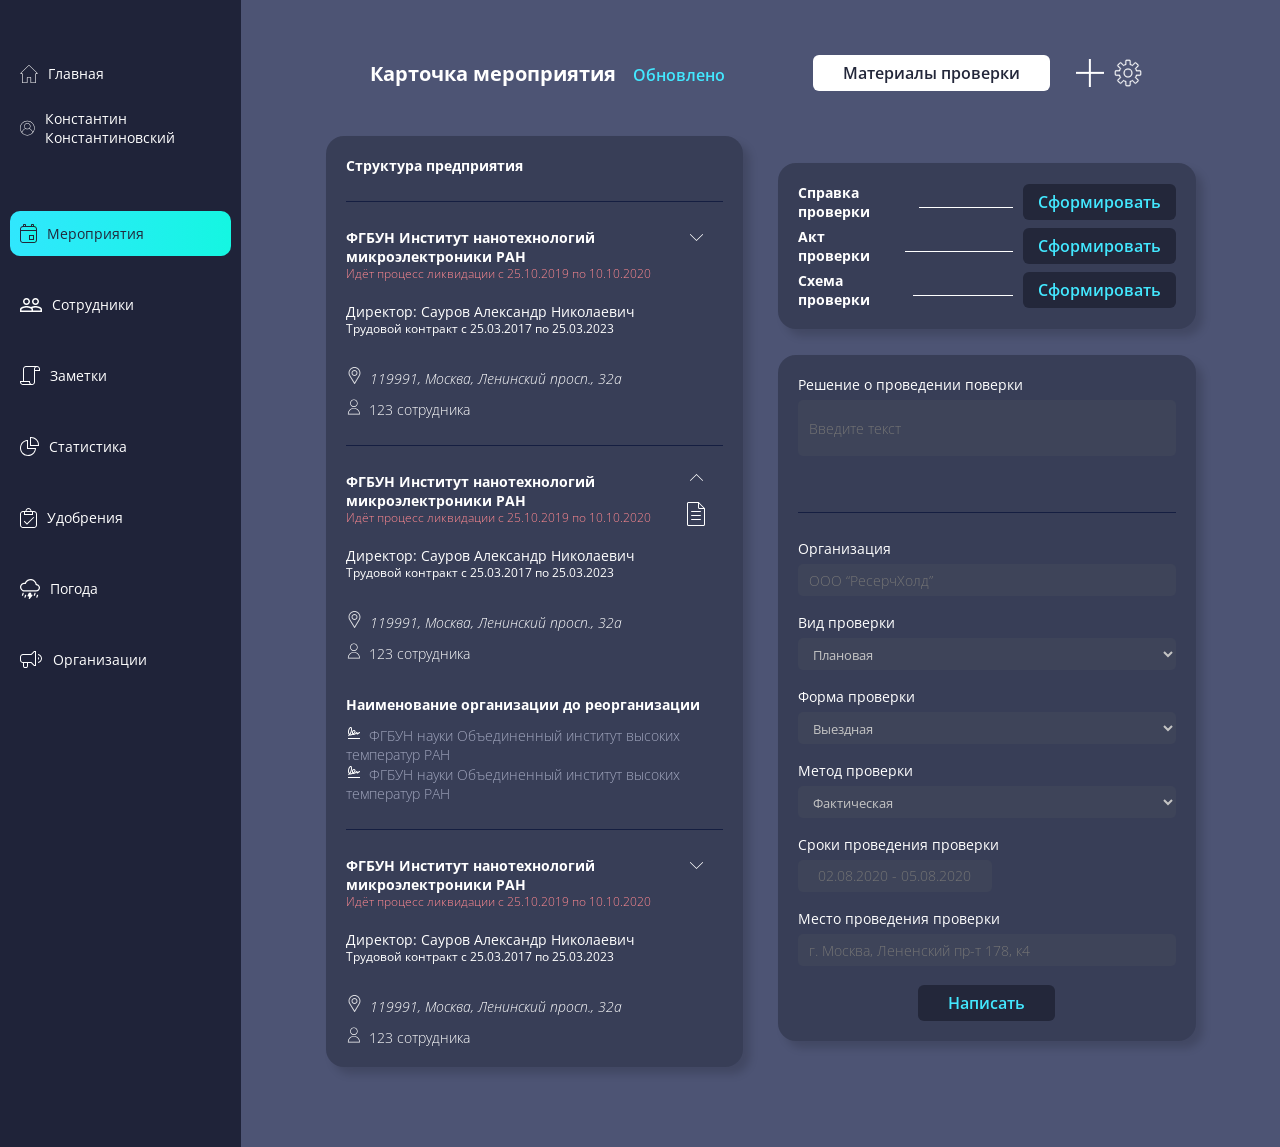
<file: events.html>
<!DOCTYPE html>
<html lang="ru">
<head>
    <meta charset="UTF-8">
    <meta http-equiv="X-UA-Compatible" content="IE=edge">
    <meta name="viewport" content="width=device-width, initial-scale=1.0">
    <title>Мероприятия</title>
    <link rel="preconnect" href="https://fonts.googleapis.com">
    <link rel="preconnect" href="https://fonts.gstatic.com" crossorigin>
    <link href="https://fonts.googleapis.com/css2?family=Open+Sans:wght@300;400;500;600;700&display=swap" rel="stylesheet">
    <link rel="stylesheet" href="https://use.fontawesome.com/releases/v5.15.4/css/all.css" integrity="sha384-DyZ88mC6Up2uqS4h/KRgHuoeGwBcD4Ng9SiP4dIRy0EXTlnuz47vAwmeGwVChigm" crossorigin="anonymous">
	<link rel="shortcut icon" href="img/icons/favicon.png" type="image/x-icon">
    <link rel="stylesheet" href="style.css">
</head>
<body>

<div class="wrapper">
    <main class="main">
        <div class="mobile__menu">
            <ul class="top__menu top__menu-mobile">
                <li class="top__list">
                    <a href="index.html" class="top__link">
                        <svg class="svg svg__main" xmlns="http://www.w3.org/2000/svg" width="18" height="18" viewBox="0 0 18 18">
                        	<path d="M17.4288 7.90363L9.41951 0.170579C9.18619 -0.0568596 8.81404 -0.0568596 8.58072 0.170579L0.571694 7.90333C0.453785 8.01712 0.387207 8.17394 0.387207 8.33782C0.387207 8.67135 0.657597 8.94171 0.991092 8.94171H2.05544V17.3961C2.05544 17.7296 2.32579 18 2.65932 18H6.88652C7.22005 18 7.4904 17.7296 7.4904 17.3961V12.565H10.5098V17.3961C10.5098 17.7296 10.7802 18 11.1137 18H15.3409C15.6744 18 15.9448 17.7296 15.9448 17.3961V8.94171H17.0091C17.1729 8.94171 17.3295 8.87524 17.4433 8.75752C17.6751 8.5177 17.6686 8.13541 17.4288 7.90363ZM15.9448 8.33782C15.6113 8.33782 15.3409 8.60817 15.3409 8.94171V17.3961H11.1137V12.565C11.1137 12.2315 10.8434 11.9611 10.5098 11.9611H7.4904C7.15687 11.9611 6.88652 12.2315 6.88652 12.565V17.3961H2.65932V8.94171C2.65932 8.60817 2.38897 8.33782 2.05544 8.33782H0.991092L9.00012 0.605074L17.0122 8.33782H15.9448Z"/>
                        </svg>
                        Главная
                    </a>
                </li>

                <li class="top__list top__list-account">
                    <a href="#" class="top__link">
                        <svg class="svg svg-accounts" xmlns="http://www.w3.org/2000/svg" width="17" height="18" viewBox="0 0 17 18">
                        	<path d="M8.5 0.611084C3.8131 0.611084 0 4.42418 0 9.11108C0 11.1638 0.731567 13.0489 1.94763 14.5194C1.95075 14.5236 1.95103 14.529 1.95443 14.533C2.83248 15.5918 3.93522 16.4035 5.16403 16.928C5.1782 16.9339 5.19208 16.9404 5.20625 16.9464C5.3057 16.9883 5.40628 17.0271 5.50715 17.0651C5.54682 17.0801 5.58648 17.0954 5.62672 17.1099C5.7137 17.141 5.80125 17.1705 5.88937 17.1988C5.94575 17.217 6.00213 17.2348 6.05908 17.2518C6.137 17.275 6.2152 17.2974 6.29397 17.3187C6.3631 17.3374 6.4328 17.3547 6.5025 17.3714C6.57305 17.3884 6.64388 17.4054 6.715 17.4204C6.79433 17.4374 6.87452 17.4524 6.95498 17.4672C7.01958 17.4791 7.0839 17.4915 7.14907 17.502C7.23832 17.5165 7.32813 17.5278 7.41823 17.5394C7.47632 17.5468 7.53412 17.5553 7.59248 17.5615C7.69448 17.5723 7.79733 17.5799 7.90047 17.587C7.94835 17.5904 7.99595 17.5955 8.04412 17.5981C8.19457 17.6066 8.34672 17.6111 8.5 17.6111C8.65328 17.6111 8.80543 17.6066 8.95645 17.5986C9.00462 17.5961 9.05222 17.591 9.1001 17.5876C9.20323 17.5802 9.30608 17.5728 9.40808 17.5621C9.46645 17.5558 9.52425 17.5473 9.58233 17.54C9.67243 17.5284 9.76225 17.517 9.8515 17.5026C9.91638 17.4921 9.98098 17.4796 10.0456 17.4677C10.1258 17.453 10.2059 17.438 10.2856 17.421C10.3567 17.4057 10.4272 17.389 10.4981 17.372C10.5678 17.3549 10.6375 17.3377 10.7066 17.3193C10.7854 17.2983 10.8636 17.2756 10.9415 17.2524C10.9984 17.2354 11.0548 17.2175 11.1112 17.1994C11.1993 17.1711 11.2869 17.1416 11.3739 17.1104C11.4138 17.096 11.4535 17.0807 11.4934 17.0657C11.5946 17.0277 11.6949 16.9886 11.7943 16.947C11.8085 16.941 11.8224 16.9345 11.8365 16.9285C13.0651 16.4041 14.1681 15.5923 15.0461 14.5335C15.0495 14.5296 15.0498 14.5239 15.0529 14.5199C16.2684 13.0489 17 11.1638 17 9.11108C17 4.42418 13.1869 0.611084 8.5 0.611084ZM11.9445 16.2568C11.9402 16.2587 11.9363 16.261 11.932 16.263C11.8309 16.3117 11.728 16.3576 11.6243 16.4024C11.6008 16.4123 11.5776 16.4225 11.554 16.4324C11.4634 16.4704 11.3716 16.5064 11.2792 16.5409C11.2407 16.5554 11.2022 16.5696 11.1633 16.5832C11.0815 16.6123 10.9993 16.6404 10.9163 16.667C10.8647 16.6835 10.8128 16.699 10.761 16.7143C10.6873 16.7364 10.6134 16.7577 10.5386 16.7775C10.4757 16.7942 10.4122 16.8095 10.3488 16.8246C10.2822 16.8404 10.2159 16.8566 10.1487 16.8707C10.0753 16.8863 10.0014 16.8996 9.92772 16.913C9.86793 16.924 9.80843 16.9356 9.74808 16.9453C9.66507 16.9583 9.5812 16.9688 9.49762 16.9792C9.44463 16.9861 9.39193 16.994 9.33838 16.9997C9.2429 17.0098 9.14657 17.0164 9.05052 17.0232C9.00773 17.026 8.96523 17.0308 8.92188 17.0331C8.78163 17.0405 8.6411 17.0444 8.5 17.0444C8.3589 17.0444 8.21837 17.0405 8.0784 17.0331C8.03533 17.0308 7.99283 17.0263 7.94977 17.0232C7.85343 17.0167 7.75738 17.0098 7.6619 16.9997C7.60835 16.994 7.55565 16.9861 7.50267 16.9792C7.41908 16.9688 7.33522 16.9583 7.2522 16.9453C7.19185 16.9356 7.13235 16.924 7.07257 16.913C6.99862 16.8996 6.92467 16.886 6.85157 16.8707C6.78442 16.8566 6.71783 16.8404 6.65153 16.8246C6.58807 16.8092 6.5246 16.7942 6.4617 16.7775C6.38718 16.7577 6.31295 16.7362 6.23928 16.7143C6.18743 16.699 6.13558 16.6835 6.08402 16.667C6.001 16.6404 5.91855 16.6123 5.83695 16.5832C5.79813 16.5693 5.7596 16.5551 5.72107 16.5409C5.6287 16.5064 5.5369 16.4704 5.44623 16.4324C5.42272 16.4228 5.39977 16.4126 5.37625 16.4027C5.27255 16.3582 5.1697 16.312 5.06827 16.2633C5.06402 16.2613 5.06005 16.2593 5.0558 16.257C4.06725 15.7788 3.19402 15.0999 2.4854 14.2754C3.03308 12.2586 4.58348 10.6329 6.57815 9.98602C6.61753 10.0101 6.65862 10.0316 6.69913 10.0543C6.72293 10.0676 6.74645 10.0818 6.77053 10.0945C6.85497 10.1393 6.94053 10.1812 7.02808 10.2189C7.09523 10.2484 7.16465 10.2733 7.23378 10.2988C7.24738 10.3036 7.26098 10.309 7.27458 10.3138C7.65878 10.4498 8.0699 10.5278 8.5 10.5278C8.9301 10.5278 9.34122 10.4498 9.72513 10.3138C9.73873 10.309 9.75233 10.3036 9.76593 10.2988C9.83507 10.2733 9.90448 10.2484 9.97163 10.2189C10.0592 10.1812 10.1447 10.1393 10.2292 10.0945C10.2533 10.0815 10.2768 10.0676 10.3006 10.0543C10.3411 10.0316 10.3825 10.0101 10.4221 9.98573C12.4168 10.6329 13.9669 12.2586 14.5149 14.2751C13.8063 15.0993 12.933 15.7782 11.9445 16.2568ZM5.38333 6.84442C5.38333 5.126 6.78158 3.72775 8.5 3.72775C10.2184 3.72775 11.6167 5.126 11.6167 6.84442C11.6167 7.93752 11.0497 8.89943 10.1955 9.4559C10.0838 9.52843 9.96767 9.59332 9.84838 9.64998C9.83422 9.65678 9.82033 9.66387 9.80617 9.67038C8.98563 10.0435 8.01437 10.0435 7.19383 9.67038C7.17967 9.66387 7.1655 9.65678 7.15162 9.64998C7.03205 9.59332 6.91617 9.52843 6.80453 9.4559C5.95028 8.89943 5.38333 7.93752 5.38333 6.84442ZM14.9399 13.7359C14.2976 11.8393 12.8322 10.3065 10.9599 9.5783C11.7087 8.90368 12.1833 7.92958 12.1833 6.84442C12.1833 4.81348 10.5309 3.16108 8.5 3.16108C6.46907 3.16108 4.81667 4.81348 4.81667 6.84442C4.81667 7.92958 5.29125 8.90368 6.04038 9.5783C4.16812 10.3068 2.70272 11.8393 2.0604 13.7359C1.12172 12.4329 0.566667 10.836 0.566667 9.11108C0.566667 4.7367 4.12562 1.17775 8.5 1.17775C12.8744 1.17775 16.4333 4.7367 16.4333 9.11108C16.4333 10.836 15.8783 12.4329 14.9399 13.7359Z"/>
                        </svg>
                        Константин Константиновский
                    </a>
                </li>
            </ul>

            <ul class="bottom__menu">
                <li class="bottom__list bottom__list-events">
                    <a href="events.html" class="bottom__link">
                        <svg class="svg svg-events" xmlns="http://www.w3.org/2000/svg" width="17" height="19" viewBox="0 0 17 19">
                        	<path d="M4 0H5C5.26522 0 5.51957 0.105357 5.70711 0.292893C5.89464 0.48043 6 0.734784 6 1V2H11V1C11 0.734784 11.1054 0.48043 11.2929 0.292893C11.4804 0.105357 11.7348 0 12 0H13C13.2652 0 13.5196 0.105357 13.7071 0.292893C13.8946 0.48043 14 0.734784 14 1V2C14.7956 2 15.5587 2.31607 16.1213 2.87868C16.6839 3.44129 17 4.20435 17 5V16C17 16.7956 16.6839 17.5587 16.1213 18.1213C15.5587 18.6839 14.7956 19 14 19H3C2.20435 19 1.44129 18.6839 0.87868 18.1213C0.316071 17.5587 0 16.7956 0 16V5C0 4.20435 0.316071 3.44129 0.87868 2.87868C1.44129 2.31607 2.20435 2 3 2V1C3 0.734784 3.10536 0.48043 3.29289 0.292893C3.48043 0.105357 3.73478 0 4 0ZM12 2H13V1H12V2ZM5 2V1H4V2H5ZM3 3C2.46957 3 1.96086 3.21071 1.58579 3.58579C1.21071 3.96086 1 4.46957 1 5V6H16V5C16 4.46957 15.7893 3.96086 15.4142 3.58579C15.0391 3.21071 14.5304 3 14 3H3ZM1 16C1 16.5304 1.21071 17.0391 1.58579 17.4142C1.96086 17.7893 2.46957 18 3 18H14C14.5304 18 15.0391 17.7893 15.4142 17.4142C15.7893 17.0391 16 16.5304 16 16V7H1V16ZM9 11H14V16H9V11ZM10 12V15H13V12H10Z"/>
                        </svg>
                        Мероприятия
                    </a>
                </li>

                <li class="bottom__list bottom__list-members">
                    <a href="#" class="bottom__link">
                        <svg class="svg svg-members" xmlns="http://www.w3.org/2000/svg" width="22" height="14" viewBox="0 0 22 14">
                        	<path d="M15.5 8C14.3 8 12.43 8.34 11 9C9.57 8.33 7.7 8 6.5 8C4.33 8 0 9.08 0 11.25V14H22V11.25C22 9.08 17.67 8 15.5 8ZM11.5 12.5H1.5V11.25C1.5 10.71 4.06 9.5 6.5 9.5C8.94 9.5 11.5 10.71 11.5 11.25V12.5ZM20.5 12.5H13V11.25C13 10.79 12.8 10.39 12.48 10.03C13.36 9.73 14.44 9.5 15.5 9.5C17.94 9.5 20.5 10.71 20.5 11.25V12.5ZM6.5 7C8.43 7 10 5.43 10 3.5C10 1.57 8.43 0 6.5 0C4.57 0 3 1.57 3 3.5C3 5.43 4.57 7 6.5 7ZM6.5 1.5C7.6 1.5 8.5 2.4 8.5 3.5C8.5 4.6 7.6 5.5 6.5 5.5C5.4 5.5 4.5 4.6 4.5 3.5C4.5 2.4 5.4 1.5 6.5 1.5ZM15.5 7C17.43 7 19 5.43 19 3.5C19 1.57 17.43 0 15.5 0C13.57 0 12 1.57 12 3.5C12 5.43 13.57 7 15.5 7ZM15.5 1.5C16.6 1.5 17.5 2.4 17.5 3.5C17.5 4.6 16.6 5.5 15.5 5.5C14.4 5.5 13.5 4.6 13.5 3.5C13.5 2.4 14.4 1.5 15.5 1.5Z"/>
                        </svg>
                        Сотрудники
                    </a>
                </li>

                <li class="bottom__list bottom__list-notes">
                    <a href="#" class="bottom__link">
                        <svg class="svg svg-notes" xmlns="http://www.w3.org/2000/svg" width="20" height="19" viewBox="0 0 20 19">
                        	<path d="M1 16C1 16.5304 1.21071 17.0391 1.58579 17.4142C1.96086 17.7893 2.46957 18 3 18H9.764C9.27112 17.4505 8.99898 16.7381 9 16H1ZM12 18C12.5304 18 13.0391 17.7893 13.4142 17.4142C13.7893 17.0391 14 16.5304 14 16V3C14 2.232 14.289 1.53 14.764 1H6C5.46957 1 4.96086 1.21071 4.58579 1.58579C4.21071 1.96086 4 2.46957 4 3V15H10V16C10 16.5304 10.2107 17.0391 10.5858 17.4142C10.9609 17.7893 11.4696 18 12 18ZM3 3C3 2.20435 3.31607 1.44129 3.87868 0.87868C4.44129 0.316071 5.20435 0 6 0H17C17.7956 0 18.5587 0.316071 19.1213 0.87868C19.6839 1.44129 20 2.20435 20 3V5H15V16C15 16.7956 14.6839 17.5587 14.1213 18.1213C13.5587 18.6839 12.7956 19 12 19H3C2.20435 19 1.44129 18.6839 0.87868 18.1213C0.316071 17.5587 0 16.7956 0 16V15H3V3ZM19 4V3C19 2.46957 18.7893 1.96086 18.4142 1.58579C18.0391 1.21071 17.5304 1 17 1C16.4696 1 15.9609 1.21071 15.5858 1.58579C15.2107 1.96086 15 2.46957 15 3V4H19Z"/>
                        </svg>
                        Заметки
                    </a>
                </li>

                <li class="bottom__list bottom__list-statistics">
                    <a href="#" class="bottom__link">
                        <svg class="svg svg-statistics" xmlns="http://www.w3.org/2000/svg" width="19" height="19" viewBox="0 0 19 19">
                        	<path d="M10 0H11C13.1217 0 15.1566 0.842855 16.6569 2.34315C18.1572 3.84344 19 5.87827 19 8V9H10V0ZM11 8H18C18 6.14348 17.2625 4.36301 15.9498 3.05025C14.637 1.7375 12.8565 1 11 1V8ZM8 11H16C16 12.5823 15.5308 14.129 14.6518 15.4446C13.7727 16.7602 12.5233 17.7855 11.0615 18.391C9.59966 18.9965 7.99113 19.155 6.43928 18.8463C4.88743 18.5376 3.46197 17.7757 2.34315 16.6569C1.22433 15.538 0.462403 14.1126 0.153721 12.5607C-0.15496 11.0089 0.00346625 9.40034 0.608967 7.93853C1.21447 6.47672 2.23985 5.22729 3.55544 4.34824C4.87103 3.46919 6.41775 3 8 3V11ZM7 12V4.07C5.25105 4.32628 3.66373 5.23456 2.55663 6.61256C1.44954 7.99055 0.904589 9.73628 1.03116 11.4994C1.15773 13.2625 1.94645 14.9125 3.23902 16.1182C4.5316 17.3239 6.23237 17.9962 8 18C9.68351 18.0002 11.3107 17.3938 12.5835 16.2918C13.8562 15.1899 14.6893 13.6662 14.93 12H7Z"/>
                        </svg>
                        Статистика
                    </a>
                </li>

                <li class="bottom__list bottom__list-fertilizers">
					<a href="#" class="bottom__link">
						<svg class="svg svg-fertilizers" xmlns="http://www.w3.org/2000/svg" width="17" height="20" viewBox="0 0 17 20" >
							<path d="M3 3H5.5C5.5 2.20435 5.81607 1.44129 6.37868 0.87868C6.94129 0.316071 7.70435 0 8.5 0C9.29565 0 10.0587 0.316071 10.6213 0.87868C11.1839 1.44129 11.5 2.20435 11.5 3H14C14.7956 3 15.5587 3.31607 16.1213 3.87868C16.6839 4.44129 17 5.20435 17 6V17C17 17.7956 16.6839 18.5587 16.1213 19.1213C15.5587 19.6839 14.7956 20 14 20H3C2.20435 20 1.44129 19.6839 0.87868 19.1213C0.316071 18.5587 0 17.7956 0 17V6C0 5.20435 0.316071 4.44129 0.87868 3.87868C1.44129 3.31607 2.20435 3 3 3ZM3 4C2.46957 4 1.96086 4.21071 1.58579 4.58579C1.21071 4.96086 1 5.46957 1 6V17C1 17.5304 1.21071 18.0391 1.58579 18.4142C1.96086 18.7893 2.46957 19 3 19H14C14.5304 19 15.0391 18.7893 15.4142 18.4142C15.7893 18.0391 16 17.5304 16 17V6C16 5.46957 15.7893 4.96086 15.4142 4.58579C15.0391 4.21071 14.5304 4 14 4H13V7H4V4H3ZM5 6H12V4H5V6ZM8.5 1C7.96957 1 7.46086 1.21071 7.08579 1.58579C6.71071 1.96086 6.5 2.46957 6.5 3H10.5C10.5 2.46957 10.2893 1.96086 9.91421 1.58579C9.53914 1.21071 9.03043 1 8.5 1ZM14.15 9.6L7 16.75L3.8 13.55L4.507 12.843L7 15.336L13.442 8.893L14.149 9.6H14.15Z"/>
						</svg>
                    Удобрения
                    </a>
                </li>

                <li class="bottom__list bottom__list-weather">
					<a href="#" class="bottom__link">
						<svg class="svg svg-weather" xmlns="http://www.w3.org/2000/svg" width="20" height="20" viewBox="0 0 20 20" >
							<path d="M3.3232 13.7824C3.48027 13.8349 3.61008 13.9476 3.68414 14.0957C3.75821 14.2438 3.77045 14.4153 3.7182 14.5724L3.0932 16.4474C3.06966 16.5281 3.03007 16.6032 2.97682 16.6683C2.92357 16.7334 2.85773 16.787 2.78326 16.826C2.70879 16.865 2.62722 16.8886 2.54342 16.8954C2.45962 16.9021 2.37531 16.8919 2.29555 16.8653C2.2158 16.8387 2.14222 16.7963 2.07923 16.7407C2.01625 16.685 1.96514 16.6171 1.92898 16.5413C1.89281 16.4654 1.87233 16.3829 1.86876 16.2989C1.86519 16.2149 1.8786 16.1311 1.9082 16.0524L2.5332 14.1774C2.58568 14.0203 2.69835 13.8905 2.84647 13.8165C2.99459 13.7424 3.16605 13.7301 3.3232 13.7824ZM15.1982 13.7824C15.3553 13.8349 15.4851 13.9476 15.5591 14.0957C15.6332 14.2438 15.6455 14.4153 15.5932 14.5724L14.9682 16.4474C14.9447 16.5281 14.9051 16.6032 14.8518 16.6683C14.7986 16.7334 14.7327 16.787 14.6583 16.826C14.5838 16.865 14.5022 16.8886 14.4184 16.8954C14.3346 16.9021 14.2503 16.8919 14.1706 16.8653C14.0908 16.8387 14.0172 16.7963 13.9542 16.7407C13.8912 16.685 13.8401 16.6171 13.804 16.5413C13.7678 16.4654 13.7473 16.3829 13.7438 16.2989C13.7402 16.2149 13.7536 16.1311 13.7832 16.0524L14.4082 14.1774C14.4607 14.0203 14.5734 13.8905 14.7215 13.8165C14.8696 13.7424 15.0411 13.7301 15.1982 13.7824ZM5.8232 15.6574C5.98027 15.7099 6.11008 15.8226 6.18414 15.9707C6.25821 16.1188 6.27045 16.2903 6.2182 16.4474L5.5932 18.3224C5.56966 18.4031 5.53007 18.4782 5.47682 18.5433C5.42357 18.6084 5.35773 18.662 5.28326 18.701C5.20879 18.74 5.12722 18.7636 5.04342 18.7704C4.95962 18.7771 4.87531 18.7669 4.79555 18.7403C4.7158 18.7137 4.64222 18.6713 4.57923 18.6157C4.51625 18.56 4.46514 18.4921 4.42898 18.4163C4.39281 18.3404 4.37233 18.2579 4.36876 18.1739C4.36519 18.0899 4.3786 18.0061 4.4082 17.9274L5.0332 16.0524C5.08568 15.8953 5.19835 15.7655 5.34647 15.6915C5.49459 15.6174 5.66605 15.6051 5.8232 15.6574ZM17.6982 15.6574C17.8553 15.7099 17.9851 15.8226 18.0591 15.9707C18.1332 16.1188 18.1455 16.2903 18.0932 16.4474L17.4682 18.3224C17.4447 18.4031 17.4051 18.4782 17.3518 18.5433C17.2986 18.6084 17.2327 18.662 17.1583 18.701C17.0838 18.74 17.0022 18.7636 16.9184 18.7704C16.8346 18.7771 16.7503 18.7669 16.6706 18.7403C16.5908 18.7137 16.5172 18.6713 16.4542 18.6157C16.3912 18.56 16.3401 18.4921 16.304 18.4163C16.2678 18.3404 16.2473 18.2579 16.2438 18.1739C16.2402 18.0899 16.2536 18.0061 16.2832 17.9274L16.9082 16.0524C16.9607 15.8953 17.0734 15.7655 17.2215 15.6915C17.3696 15.6174 17.5411 15.6051 17.6982 15.6574ZM16.7569 5.03365C16.4974 3.72511 15.826 2.53392 14.8409 1.63425C13.8559 0.734588 12.6089 0.173636 11.2823 0.0334142C9.95559 -0.106807 8.61887 0.181056 7.46752 0.854915C6.31618 1.52877 5.4106 2.55329 4.8832 3.77865C4.29174 3.71052 3.69261 3.76382 3.12247 3.93529C2.55233 4.10676 2.02319 4.39279 1.56744 4.77587C1.1117 5.15896 0.738931 5.63103 0.471973 6.16319C0.205016 6.69535 0.0494827 7.27639 0.0148962 7.87075C-0.0196903 8.46511 0.0673979 9.06028 0.270829 9.61981C0.474259 10.1793 0.789752 10.6915 1.19799 11.1248C1.60623 11.5582 2.09862 11.9037 2.64502 12.1401C3.19142 12.3765 3.78033 12.499 4.3757 12.4999H16.2507C17.2021 12.501 18.1183 12.1404 18.8138 11.4912C19.5093 10.8421 19.932 9.9528 19.9964 9.00359C20.0608 8.05439 19.7619 7.1162 19.1604 6.37907C18.5589 5.64195 17.6998 5.161 16.7569 5.03365ZM10.6257 1.2499C11.8556 1.24965 13.0425 1.70274 13.9594 2.52254C14.8763 3.34235 15.4589 4.47134 15.5957 5.69365C15.6127 5.84723 15.686 5.98906 15.8014 6.09179C15.9168 6.19451 16.0662 6.25084 16.2207 6.2499H16.2507C16.9137 6.2499 17.5496 6.5133 18.0185 6.98214C18.4873 7.45098 18.7507 8.08686 18.7507 8.7499C18.7507 9.41294 18.4873 10.0488 18.0185 10.5177C17.5496 10.9865 16.9137 11.2499 16.2507 11.2499H4.3757C3.93329 11.2497 3.49597 11.1555 3.09267 10.9737C2.68937 10.7918 2.32928 10.5264 2.03622 10.195C1.74316 9.86355 1.52381 9.47368 1.39268 9.05115C1.26155 8.62862 1.22163 8.18307 1.27556 7.74396C1.32949 7.30485 1.47604 6.8822 1.70552 6.50396C1.93499 6.12572 2.24217 5.80052 2.60672 5.54986C2.97127 5.29921 3.38488 5.12881 3.82021 5.04995C4.25553 4.97109 4.70263 4.98556 5.13195 5.0924C5.28511 5.13061 5.44705 5.10944 5.58525 5.03315C5.72344 4.95686 5.82765 4.83111 5.87695 4.68115C6.2073 3.68262 6.84397 2.81361 7.69647 2.19763C8.54897 1.58164 9.57394 1.25003 10.6257 1.2499ZM8.81695 14.0949C8.8689 13.9912 8.94868 13.904 9.04736 13.8431C9.14604 13.7822 9.25972 13.7499 9.3757 13.7499H10.6257C10.7247 13.75 10.8222 13.7736 10.9103 13.8187C10.9984 13.8639 11.0745 13.9293 11.1323 14.0096C11.1902 14.0899 11.2281 14.1828 11.2431 14.2807C11.258 14.3785 11.2495 14.4785 11.2182 14.5724L10.8682 15.6249H11.8757C11.9933 15.6251 12.1085 15.6584 12.208 15.7211C12.3075 15.7838 12.3873 15.8733 12.4382 15.9793C12.4891 16.0853 12.5091 16.2036 12.4958 16.3204C12.4826 16.4373 12.4366 16.548 12.3632 16.6399L9.8632 19.7649C9.774 19.8757 9.64967 19.9528 9.51075 19.9834C9.37183 20.014 9.22663 19.9962 9.09914 19.9331C8.97165 19.8701 8.8695 19.7654 8.80955 19.6364C8.74961 19.5074 8.73546 19.3618 8.76945 19.2237L9.2007 17.4999H8.1257C8.01912 17.4999 7.91431 17.4726 7.82123 17.4207C7.72815 17.3688 7.6499 17.2939 7.59391 17.2032C7.53792 17.1126 7.50605 17.0091 7.50133 16.9026C7.49661 16.7961 7.5192 16.6902 7.56695 16.5949L8.81695 14.0949Z"/>
						</svg>
                        Погода
                    </a>
                </li>

                <li class="bottom__list bottom__list-organisations">
                    <a href="organisations.html" class="bottom__link">
                        <svg class="svg svg-organisations" xmlns="http://www.w3.org/2000/svg" width="23" height="17" viewBox="0 0 23 17">
                        	<path d="M14 0L11 3H3C2.20435 3 1.44129 3.31607 0.87868 3.87868C0.31607 4.44129 0 5.20435 0 6L0 9C0 9.79565 0.31607 10.5587 0.87868 11.1213C1.44129 11.6839 2.20435 12 3 12V15C3 15.5304 3.21071 16.0391 3.58579 16.4142C3.96086 16.7893 4.46957 17 5 17H6C6.53043 17 7.03914 16.7893 7.41421 16.4142C7.78929 16.0391 8 15.5304 8 15V12H11L14 15H16V0H14ZM14.414 1H15V14H14.414L11.414 11H3C2.46957 11 1.96086 10.7893 1.58579 10.4142C1.21071 10.0391 1 9.53043 1 9V6C1 5.46957 1.21071 4.96086 1.58579 4.58579C1.96086 4.21071 2.46957 4 3 4H11.414L14.414 1ZM18 3V4.008C18.8331 4.1284 19.5949 4.54494 20.1459 5.1813C20.6969 5.81766 21.0002 6.63124 21.0002 7.473C21.0002 8.31476 20.6969 9.12834 20.1459 9.7647C19.5949 10.4011 18.8331 10.8176 18 10.938V11.945C19.1007 11.8228 20.1177 11.2989 20.8563 10.4737C21.5949 9.64854 22.0033 8.57996 22.0033 7.4725C22.0033 6.36504 21.5949 5.29646 20.8563 4.47128C20.1177 3.64609 19.1007 3.12225 18 3ZM18 6.059V8.887C18.2923 8.78351 18.5454 8.59198 18.7243 8.33876C18.9033 8.08554 18.9994 7.78308 18.9994 7.473C18.9994 7.16292 18.9033 6.86046 18.7243 6.60724C18.5454 6.35402 18.2923 6.16249 18 6.059ZM4 12H7V15C7 15.2652 6.89464 15.5196 6.70711 15.7071C6.51957 15.8946 6.26522 16 6 16H5C4.73478 16 4.48043 15.8946 4.29289 15.7071C4.10536 15.5196 4 15.2652 4 15V12Z"/>
                        </svg>
                        Организации
                    </a>
                </li>
            </ul>
        </div>

        <div class="left">
            <ul class="top__menu">
                <li class="top__list">
                    <a href="index.html" class="top__link">
                        <svg class="svg svg__main" xmlns="http://www.w3.org/2000/svg" width="18" height="18" viewBox="0 0 18 18">
                        	<path d="M17.4288 7.90363L9.41951 0.170579C9.18619 -0.0568596 8.81404 -0.0568596 8.58072 0.170579L0.571694 7.90333C0.453785 8.01712 0.387207 8.17394 0.387207 8.33782C0.387207 8.67135 0.657597 8.94171 0.991092 8.94171H2.05544V17.3961C2.05544 17.7296 2.32579 18 2.65932 18H6.88652C7.22005 18 7.4904 17.7296 7.4904 17.3961V12.565H10.5098V17.3961C10.5098 17.7296 10.7802 18 11.1137 18H15.3409C15.6744 18 15.9448 17.7296 15.9448 17.3961V8.94171H17.0091C17.1729 8.94171 17.3295 8.87524 17.4433 8.75752C17.6751 8.5177 17.6686 8.13541 17.4288 7.90363ZM15.9448 8.33782C15.6113 8.33782 15.3409 8.60817 15.3409 8.94171V17.3961H11.1137V12.565C11.1137 12.2315 10.8434 11.9611 10.5098 11.9611H7.4904C7.15687 11.9611 6.88652 12.2315 6.88652 12.565V17.3961H2.65932V8.94171C2.65932 8.60817 2.38897 8.33782 2.05544 8.33782H0.991092L9.00012 0.605074L17.0122 8.33782H15.9448Z"/>
                        </svg>
                        Главная
                    </a>
                </li>

                <li class="top__list top__list-account">
                    <a href="#" class="top__link">
                        <svg class="svg svg-accounts" xmlns="http://www.w3.org/2000/svg" width="17" height="18" viewBox="0 0 17 18">
                        	<path d="M8.5 0.611084C3.8131 0.611084 0 4.42418 0 9.11108C0 11.1638 0.731567 13.0489 1.94763 14.5194C1.95075 14.5236 1.95103 14.529 1.95443 14.533C2.83248 15.5918 3.93522 16.4035 5.16403 16.928C5.1782 16.9339 5.19208 16.9404 5.20625 16.9464C5.3057 16.9883 5.40628 17.0271 5.50715 17.0651C5.54682 17.0801 5.58648 17.0954 5.62672 17.1099C5.7137 17.141 5.80125 17.1705 5.88937 17.1988C5.94575 17.217 6.00213 17.2348 6.05908 17.2518C6.137 17.275 6.2152 17.2974 6.29397 17.3187C6.3631 17.3374 6.4328 17.3547 6.5025 17.3714C6.57305 17.3884 6.64388 17.4054 6.715 17.4204C6.79433 17.4374 6.87452 17.4524 6.95498 17.4672C7.01958 17.4791 7.0839 17.4915 7.14907 17.502C7.23832 17.5165 7.32813 17.5278 7.41823 17.5394C7.47632 17.5468 7.53412 17.5553 7.59248 17.5615C7.69448 17.5723 7.79733 17.5799 7.90047 17.587C7.94835 17.5904 7.99595 17.5955 8.04412 17.5981C8.19457 17.6066 8.34672 17.6111 8.5 17.6111C8.65328 17.6111 8.80543 17.6066 8.95645 17.5986C9.00462 17.5961 9.05222 17.591 9.1001 17.5876C9.20323 17.5802 9.30608 17.5728 9.40808 17.5621C9.46645 17.5558 9.52425 17.5473 9.58233 17.54C9.67243 17.5284 9.76225 17.517 9.8515 17.5026C9.91638 17.4921 9.98098 17.4796 10.0456 17.4677C10.1258 17.453 10.2059 17.438 10.2856 17.421C10.3567 17.4057 10.4272 17.389 10.4981 17.372C10.5678 17.3549 10.6375 17.3377 10.7066 17.3193C10.7854 17.2983 10.8636 17.2756 10.9415 17.2524C10.9984 17.2354 11.0548 17.2175 11.1112 17.1994C11.1993 17.1711 11.2869 17.1416 11.3739 17.1104C11.4138 17.096 11.4535 17.0807 11.4934 17.0657C11.5946 17.0277 11.6949 16.9886 11.7943 16.947C11.8085 16.941 11.8224 16.9345 11.8365 16.9285C13.0651 16.4041 14.1681 15.5923 15.0461 14.5335C15.0495 14.5296 15.0498 14.5239 15.0529 14.5199C16.2684 13.0489 17 11.1638 17 9.11108C17 4.42418 13.1869 0.611084 8.5 0.611084ZM11.9445 16.2568C11.9402 16.2587 11.9363 16.261 11.932 16.263C11.8309 16.3117 11.728 16.3576 11.6243 16.4024C11.6008 16.4123 11.5776 16.4225 11.554 16.4324C11.4634 16.4704 11.3716 16.5064 11.2792 16.5409C11.2407 16.5554 11.2022 16.5696 11.1633 16.5832C11.0815 16.6123 10.9993 16.6404 10.9163 16.667C10.8647 16.6835 10.8128 16.699 10.761 16.7143C10.6873 16.7364 10.6134 16.7577 10.5386 16.7775C10.4757 16.7942 10.4122 16.8095 10.3488 16.8246C10.2822 16.8404 10.2159 16.8566 10.1487 16.8707C10.0753 16.8863 10.0014 16.8996 9.92772 16.913C9.86793 16.924 9.80843 16.9356 9.74808 16.9453C9.66507 16.9583 9.5812 16.9688 9.49762 16.9792C9.44463 16.9861 9.39193 16.994 9.33838 16.9997C9.2429 17.0098 9.14657 17.0164 9.05052 17.0232C9.00773 17.026 8.96523 17.0308 8.92188 17.0331C8.78163 17.0405 8.6411 17.0444 8.5 17.0444C8.3589 17.0444 8.21837 17.0405 8.0784 17.0331C8.03533 17.0308 7.99283 17.0263 7.94977 17.0232C7.85343 17.0167 7.75738 17.0098 7.6619 16.9997C7.60835 16.994 7.55565 16.9861 7.50267 16.9792C7.41908 16.9688 7.33522 16.9583 7.2522 16.9453C7.19185 16.9356 7.13235 16.924 7.07257 16.913C6.99862 16.8996 6.92467 16.886 6.85157 16.8707C6.78442 16.8566 6.71783 16.8404 6.65153 16.8246C6.58807 16.8092 6.5246 16.7942 6.4617 16.7775C6.38718 16.7577 6.31295 16.7362 6.23928 16.7143C6.18743 16.699 6.13558 16.6835 6.08402 16.667C6.001 16.6404 5.91855 16.6123 5.83695 16.5832C5.79813 16.5693 5.7596 16.5551 5.72107 16.5409C5.6287 16.5064 5.5369 16.4704 5.44623 16.4324C5.42272 16.4228 5.39977 16.4126 5.37625 16.4027C5.27255 16.3582 5.1697 16.312 5.06827 16.2633C5.06402 16.2613 5.06005 16.2593 5.0558 16.257C4.06725 15.7788 3.19402 15.0999 2.4854 14.2754C3.03308 12.2586 4.58348 10.6329 6.57815 9.98602C6.61753 10.0101 6.65862 10.0316 6.69913 10.0543C6.72293 10.0676 6.74645 10.0818 6.77053 10.0945C6.85497 10.1393 6.94053 10.1812 7.02808 10.2189C7.09523 10.2484 7.16465 10.2733 7.23378 10.2988C7.24738 10.3036 7.26098 10.309 7.27458 10.3138C7.65878 10.4498 8.0699 10.5278 8.5 10.5278C8.9301 10.5278 9.34122 10.4498 9.72513 10.3138C9.73873 10.309 9.75233 10.3036 9.76593 10.2988C9.83507 10.2733 9.90448 10.2484 9.97163 10.2189C10.0592 10.1812 10.1447 10.1393 10.2292 10.0945C10.2533 10.0815 10.2768 10.0676 10.3006 10.0543C10.3411 10.0316 10.3825 10.0101 10.4221 9.98573C12.4168 10.6329 13.9669 12.2586 14.5149 14.2751C13.8063 15.0993 12.933 15.7782 11.9445 16.2568ZM5.38333 6.84442C5.38333 5.126 6.78158 3.72775 8.5 3.72775C10.2184 3.72775 11.6167 5.126 11.6167 6.84442C11.6167 7.93752 11.0497 8.89943 10.1955 9.4559C10.0838 9.52843 9.96767 9.59332 9.84838 9.64998C9.83422 9.65678 9.82033 9.66387 9.80617 9.67038C8.98563 10.0435 8.01437 10.0435 7.19383 9.67038C7.17967 9.66387 7.1655 9.65678 7.15162 9.64998C7.03205 9.59332 6.91617 9.52843 6.80453 9.4559C5.95028 8.89943 5.38333 7.93752 5.38333 6.84442ZM14.9399 13.7359C14.2976 11.8393 12.8322 10.3065 10.9599 9.5783C11.7087 8.90368 12.1833 7.92958 12.1833 6.84442C12.1833 4.81348 10.5309 3.16108 8.5 3.16108C6.46907 3.16108 4.81667 4.81348 4.81667 6.84442C4.81667 7.92958 5.29125 8.90368 6.04038 9.5783C4.16812 10.3068 2.70272 11.8393 2.0604 13.7359C1.12172 12.4329 0.566667 10.836 0.566667 9.11108C0.566667 4.7367 4.12562 1.17775 8.5 1.17775C12.8744 1.17775 16.4333 4.7367 16.4333 9.11108C16.4333 10.836 15.8783 12.4329 14.9399 13.7359Z"/>
                        </svg>
                        Константин Константиновский
                    </a>
                </li>
            </ul>

            <ul class="bottom__menu">
                <li class="bottom__list bottom__list-events">
                    <a href="#" class="bottom__link active">
                        <svg class="svg svg-events active" xmlns="http://www.w3.org/2000/svg" width="17" height="19" viewBox="0 0 17 19">
                        	<path d="M4 0H5C5.26522 0 5.51957 0.105357 5.70711 0.292893C5.89464 0.48043 6 0.734784 6 1V2H11V1C11 0.734784 11.1054 0.48043 11.2929 0.292893C11.4804 0.105357 11.7348 0 12 0H13C13.2652 0 13.5196 0.105357 13.7071 0.292893C13.8946 0.48043 14 0.734784 14 1V2C14.7956 2 15.5587 2.31607 16.1213 2.87868C16.6839 3.44129 17 4.20435 17 5V16C17 16.7956 16.6839 17.5587 16.1213 18.1213C15.5587 18.6839 14.7956 19 14 19H3C2.20435 19 1.44129 18.6839 0.87868 18.1213C0.316071 17.5587 0 16.7956 0 16V5C0 4.20435 0.316071 3.44129 0.87868 2.87868C1.44129 2.31607 2.20435 2 3 2V1C3 0.734784 3.10536 0.48043 3.29289 0.292893C3.48043 0.105357 3.73478 0 4 0ZM12 2H13V1H12V2ZM5 2V1H4V2H5ZM3 3C2.46957 3 1.96086 3.21071 1.58579 3.58579C1.21071 3.96086 1 4.46957 1 5V6H16V5C16 4.46957 15.7893 3.96086 15.4142 3.58579C15.0391 3.21071 14.5304 3 14 3H3ZM1 16C1 16.5304 1.21071 17.0391 1.58579 17.4142C1.96086 17.7893 2.46957 18 3 18H14C14.5304 18 15.0391 17.7893 15.4142 17.4142C15.7893 17.0391 16 16.5304 16 16V7H1V16ZM9 11H14V16H9V11ZM10 12V15H13V12H10Z"/>
                        </svg>
                        Мероприятия
                    </a>
                </li>

                <li class="bottom__list bottom__list-members">
                    <a href="#" class="bottom__link">
                        <svg class="svg svg-members" xmlns="http://www.w3.org/2000/svg" width="22" height="14" viewBox="0 0 22 14">
                        	<path d="M15.5 8C14.3 8 12.43 8.34 11 9C9.57 8.33 7.7 8 6.5 8C4.33 8 0 9.08 0 11.25V14H22V11.25C22 9.08 17.67 8 15.5 8ZM11.5 12.5H1.5V11.25C1.5 10.71 4.06 9.5 6.5 9.5C8.94 9.5 11.5 10.71 11.5 11.25V12.5ZM20.5 12.5H13V11.25C13 10.79 12.8 10.39 12.48 10.03C13.36 9.73 14.44 9.5 15.5 9.5C17.94 9.5 20.5 10.71 20.5 11.25V12.5ZM6.5 7C8.43 7 10 5.43 10 3.5C10 1.57 8.43 0 6.5 0C4.57 0 3 1.57 3 3.5C3 5.43 4.57 7 6.5 7ZM6.5 1.5C7.6 1.5 8.5 2.4 8.5 3.5C8.5 4.6 7.6 5.5 6.5 5.5C5.4 5.5 4.5 4.6 4.5 3.5C4.5 2.4 5.4 1.5 6.5 1.5ZM15.5 7C17.43 7 19 5.43 19 3.5C19 1.57 17.43 0 15.5 0C13.57 0 12 1.57 12 3.5C12 5.43 13.57 7 15.5 7ZM15.5 1.5C16.6 1.5 17.5 2.4 17.5 3.5C17.5 4.6 16.6 5.5 15.5 5.5C14.4 5.5 13.5 4.6 13.5 3.5C13.5 2.4 14.4 1.5 15.5 1.5Z"/>
                        </svg>
                        Сотрудники
                    </a>
                </li>

                <li class="bottom__list bottom__list-notes">
                    <a href="#" class="bottom__link">
                        <svg class="svg svg-notes" xmlns="http://www.w3.org/2000/svg" width="20" height="19" viewBox="0 0 20 19">
                        	<path d="M1 16C1 16.5304 1.21071 17.0391 1.58579 17.4142C1.96086 17.7893 2.46957 18 3 18H9.764C9.27112 17.4505 8.99898 16.7381 9 16H1ZM12 18C12.5304 18 13.0391 17.7893 13.4142 17.4142C13.7893 17.0391 14 16.5304 14 16V3C14 2.232 14.289 1.53 14.764 1H6C5.46957 1 4.96086 1.21071 4.58579 1.58579C4.21071 1.96086 4 2.46957 4 3V15H10V16C10 16.5304 10.2107 17.0391 10.5858 17.4142C10.9609 17.7893 11.4696 18 12 18ZM3 3C3 2.20435 3.31607 1.44129 3.87868 0.87868C4.44129 0.316071 5.20435 0 6 0H17C17.7956 0 18.5587 0.316071 19.1213 0.87868C19.6839 1.44129 20 2.20435 20 3V5H15V16C15 16.7956 14.6839 17.5587 14.1213 18.1213C13.5587 18.6839 12.7956 19 12 19H3C2.20435 19 1.44129 18.6839 0.87868 18.1213C0.316071 17.5587 0 16.7956 0 16V15H3V3ZM19 4V3C19 2.46957 18.7893 1.96086 18.4142 1.58579C18.0391 1.21071 17.5304 1 17 1C16.4696 1 15.9609 1.21071 15.5858 1.58579C15.2107 1.96086 15 2.46957 15 3V4H19Z"/>
                        </svg>
                        Заметки
                    </a>
                </li>

                <li class="bottom__list bottom__list-statistics">
                    <a href="#" class="bottom__link">
                        <svg class="svg svg-statistics" xmlns="http://www.w3.org/2000/svg" width="19" height="19" viewBox="0 0 19 19">
                        	<path d="M10 0H11C13.1217 0 15.1566 0.842855 16.6569 2.34315C18.1572 3.84344 19 5.87827 19 8V9H10V0ZM11 8H18C18 6.14348 17.2625 4.36301 15.9498 3.05025C14.637 1.7375 12.8565 1 11 1V8ZM8 11H16C16 12.5823 15.5308 14.129 14.6518 15.4446C13.7727 16.7602 12.5233 17.7855 11.0615 18.391C9.59966 18.9965 7.99113 19.155 6.43928 18.8463C4.88743 18.5376 3.46197 17.7757 2.34315 16.6569C1.22433 15.538 0.462403 14.1126 0.153721 12.5607C-0.15496 11.0089 0.00346625 9.40034 0.608967 7.93853C1.21447 6.47672 2.23985 5.22729 3.55544 4.34824C4.87103 3.46919 6.41775 3 8 3V11ZM7 12V4.07C5.25105 4.32628 3.66373 5.23456 2.55663 6.61256C1.44954 7.99055 0.904589 9.73628 1.03116 11.4994C1.15773 13.2625 1.94645 14.9125 3.23902 16.1182C4.5316 17.3239 6.23237 17.9962 8 18C9.68351 18.0002 11.3107 17.3938 12.5835 16.2918C13.8562 15.1899 14.6893 13.6662 14.93 12H7Z"/>
                        </svg>
                        Статистика
                    </a>
                </li>

                <li class="bottom__list bottom__list-fertilizers">
					<a href="#" class="bottom__link">
						<svg class="svg svg-fertilizers" xmlns="http://www.w3.org/2000/svg" width="17" height="20" viewBox="0 0 17 20" >
							<path d="M3 3H5.5C5.5 2.20435 5.81607 1.44129 6.37868 0.87868C6.94129 0.316071 7.70435 0 8.5 0C9.29565 0 10.0587 0.316071 10.6213 0.87868C11.1839 1.44129 11.5 2.20435 11.5 3H14C14.7956 3 15.5587 3.31607 16.1213 3.87868C16.6839 4.44129 17 5.20435 17 6V17C17 17.7956 16.6839 18.5587 16.1213 19.1213C15.5587 19.6839 14.7956 20 14 20H3C2.20435 20 1.44129 19.6839 0.87868 19.1213C0.316071 18.5587 0 17.7956 0 17V6C0 5.20435 0.316071 4.44129 0.87868 3.87868C1.44129 3.31607 2.20435 3 3 3ZM3 4C2.46957 4 1.96086 4.21071 1.58579 4.58579C1.21071 4.96086 1 5.46957 1 6V17C1 17.5304 1.21071 18.0391 1.58579 18.4142C1.96086 18.7893 2.46957 19 3 19H14C14.5304 19 15.0391 18.7893 15.4142 18.4142C15.7893 18.0391 16 17.5304 16 17V6C16 5.46957 15.7893 4.96086 15.4142 4.58579C15.0391 4.21071 14.5304 4 14 4H13V7H4V4H3ZM5 6H12V4H5V6ZM8.5 1C7.96957 1 7.46086 1.21071 7.08579 1.58579C6.71071 1.96086 6.5 2.46957 6.5 3H10.5C10.5 2.46957 10.2893 1.96086 9.91421 1.58579C9.53914 1.21071 9.03043 1 8.5 1ZM14.15 9.6L7 16.75L3.8 13.55L4.507 12.843L7 15.336L13.442 8.893L14.149 9.6H14.15Z"/>
						</svg>
                    	Удобрения
                    </a>
                </li>

                <li class="bottom__list bottom__list-weather">
					<a href="#" class="bottom__link">
						<svg class="svg svg-weather" xmlns="http://www.w3.org/2000/svg" width="20" height="20" viewBox="0 0 20 20" >
							<path d="M3.3232 13.7824C3.48027 13.8349 3.61008 13.9476 3.68414 14.0957C3.75821 14.2438 3.77045 14.4153 3.7182 14.5724L3.0932 16.4474C3.06966 16.5281 3.03007 16.6032 2.97682 16.6683C2.92357 16.7334 2.85773 16.787 2.78326 16.826C2.70879 16.865 2.62722 16.8886 2.54342 16.8954C2.45962 16.9021 2.37531 16.8919 2.29555 16.8653C2.2158 16.8387 2.14222 16.7963 2.07923 16.7407C2.01625 16.685 1.96514 16.6171 1.92898 16.5413C1.89281 16.4654 1.87233 16.3829 1.86876 16.2989C1.86519 16.2149 1.8786 16.1311 1.9082 16.0524L2.5332 14.1774C2.58568 14.0203 2.69835 13.8905 2.84647 13.8165C2.99459 13.7424 3.16605 13.7301 3.3232 13.7824ZM15.1982 13.7824C15.3553 13.8349 15.4851 13.9476 15.5591 14.0957C15.6332 14.2438 15.6455 14.4153 15.5932 14.5724L14.9682 16.4474C14.9447 16.5281 14.9051 16.6032 14.8518 16.6683C14.7986 16.7334 14.7327 16.787 14.6583 16.826C14.5838 16.865 14.5022 16.8886 14.4184 16.8954C14.3346 16.9021 14.2503 16.8919 14.1706 16.8653C14.0908 16.8387 14.0172 16.7963 13.9542 16.7407C13.8912 16.685 13.8401 16.6171 13.804 16.5413C13.7678 16.4654 13.7473 16.3829 13.7438 16.2989C13.7402 16.2149 13.7536 16.1311 13.7832 16.0524L14.4082 14.1774C14.4607 14.0203 14.5734 13.8905 14.7215 13.8165C14.8696 13.7424 15.0411 13.7301 15.1982 13.7824ZM5.8232 15.6574C5.98027 15.7099 6.11008 15.8226 6.18414 15.9707C6.25821 16.1188 6.27045 16.2903 6.2182 16.4474L5.5932 18.3224C5.56966 18.4031 5.53007 18.4782 5.47682 18.5433C5.42357 18.6084 5.35773 18.662 5.28326 18.701C5.20879 18.74 5.12722 18.7636 5.04342 18.7704C4.95962 18.7771 4.87531 18.7669 4.79555 18.7403C4.7158 18.7137 4.64222 18.6713 4.57923 18.6157C4.51625 18.56 4.46514 18.4921 4.42898 18.4163C4.39281 18.3404 4.37233 18.2579 4.36876 18.1739C4.36519 18.0899 4.3786 18.0061 4.4082 17.9274L5.0332 16.0524C5.08568 15.8953 5.19835 15.7655 5.34647 15.6915C5.49459 15.6174 5.66605 15.6051 5.8232 15.6574ZM17.6982 15.6574C17.8553 15.7099 17.9851 15.8226 18.0591 15.9707C18.1332 16.1188 18.1455 16.2903 18.0932 16.4474L17.4682 18.3224C17.4447 18.4031 17.4051 18.4782 17.3518 18.5433C17.2986 18.6084 17.2327 18.662 17.1583 18.701C17.0838 18.74 17.0022 18.7636 16.9184 18.7704C16.8346 18.7771 16.7503 18.7669 16.6706 18.7403C16.5908 18.7137 16.5172 18.6713 16.4542 18.6157C16.3912 18.56 16.3401 18.4921 16.304 18.4163C16.2678 18.3404 16.2473 18.2579 16.2438 18.1739C16.2402 18.0899 16.2536 18.0061 16.2832 17.9274L16.9082 16.0524C16.9607 15.8953 17.0734 15.7655 17.2215 15.6915C17.3696 15.6174 17.5411 15.6051 17.6982 15.6574ZM16.7569 5.03365C16.4974 3.72511 15.826 2.53392 14.8409 1.63425C13.8559 0.734588 12.6089 0.173636 11.2823 0.0334142C9.95559 -0.106807 8.61887 0.181056 7.46752 0.854915C6.31618 1.52877 5.4106 2.55329 4.8832 3.77865C4.29174 3.71052 3.69261 3.76382 3.12247 3.93529C2.55233 4.10676 2.02319 4.39279 1.56744 4.77587C1.1117 5.15896 0.738931 5.63103 0.471973 6.16319C0.205016 6.69535 0.0494827 7.27639 0.0148962 7.87075C-0.0196903 8.46511 0.0673979 9.06028 0.270829 9.61981C0.474259 10.1793 0.789752 10.6915 1.19799 11.1248C1.60623 11.5582 2.09862 11.9037 2.64502 12.1401C3.19142 12.3765 3.78033 12.499 4.3757 12.4999H16.2507C17.2021 12.501 18.1183 12.1404 18.8138 11.4912C19.5093 10.8421 19.932 9.9528 19.9964 9.00359C20.0608 8.05439 19.7619 7.1162 19.1604 6.37907C18.5589 5.64195 17.6998 5.161 16.7569 5.03365ZM10.6257 1.2499C11.8556 1.24965 13.0425 1.70274 13.9594 2.52254C14.8763 3.34235 15.4589 4.47134 15.5957 5.69365C15.6127 5.84723 15.686 5.98906 15.8014 6.09179C15.9168 6.19451 16.0662 6.25084 16.2207 6.2499H16.2507C16.9137 6.2499 17.5496 6.5133 18.0185 6.98214C18.4873 7.45098 18.7507 8.08686 18.7507 8.7499C18.7507 9.41294 18.4873 10.0488 18.0185 10.5177C17.5496 10.9865 16.9137 11.2499 16.2507 11.2499H4.3757C3.93329 11.2497 3.49597 11.1555 3.09267 10.9737C2.68937 10.7918 2.32928 10.5264 2.03622 10.195C1.74316 9.86355 1.52381 9.47368 1.39268 9.05115C1.26155 8.62862 1.22163 8.18307 1.27556 7.74396C1.32949 7.30485 1.47604 6.8822 1.70552 6.50396C1.93499 6.12572 2.24217 5.80052 2.60672 5.54986C2.97127 5.29921 3.38488 5.12881 3.82021 5.04995C4.25553 4.97109 4.70263 4.98556 5.13195 5.0924C5.28511 5.13061 5.44705 5.10944 5.58525 5.03315C5.72344 4.95686 5.82765 4.83111 5.87695 4.68115C6.2073 3.68262 6.84397 2.81361 7.69647 2.19763C8.54897 1.58164 9.57394 1.25003 10.6257 1.2499ZM8.81695 14.0949C8.8689 13.9912 8.94868 13.904 9.04736 13.8431C9.14604 13.7822 9.25972 13.7499 9.3757 13.7499H10.6257C10.7247 13.75 10.8222 13.7736 10.9103 13.8187C10.9984 13.8639 11.0745 13.9293 11.1323 14.0096C11.1902 14.0899 11.2281 14.1828 11.2431 14.2807C11.258 14.3785 11.2495 14.4785 11.2182 14.5724L10.8682 15.6249H11.8757C11.9933 15.6251 12.1085 15.6584 12.208 15.7211C12.3075 15.7838 12.3873 15.8733 12.4382 15.9793C12.4891 16.0853 12.5091 16.2036 12.4958 16.3204C12.4826 16.4373 12.4366 16.548 12.3632 16.6399L9.8632 19.7649C9.774 19.8757 9.64967 19.9528 9.51075 19.9834C9.37183 20.014 9.22663 19.9962 9.09914 19.9331C8.97165 19.8701 8.8695 19.7654 8.80955 19.6364C8.74961 19.5074 8.73546 19.3618 8.76945 19.2237L9.2007 17.4999H8.1257C8.01912 17.4999 7.91431 17.4726 7.82123 17.4207C7.72815 17.3688 7.6499 17.2939 7.59391 17.2032C7.53792 17.1126 7.50605 17.0091 7.50133 16.9026C7.49661 16.7961 7.5192 16.6902 7.56695 16.5949L8.81695 14.0949Z"/>
						</svg>
                        Погода
                    </a>
                </li>

                <li class="bottom__list bottom__list-organisations">
                    <a href="organisations.html" class="bottom__link">
                        <svg class="svg svg-organisations" xmlns="http://www.w3.org/2000/svg" width="23" height="17" viewBox="0 0 23 17">
                        	<path d="M14 0L11 3H3C2.20435 3 1.44129 3.31607 0.87868 3.87868C0.31607 4.44129 0 5.20435 0 6L0 9C0 9.79565 0.31607 10.5587 0.87868 11.1213C1.44129 11.6839 2.20435 12 3 12V15C3 15.5304 3.21071 16.0391 3.58579 16.4142C3.96086 16.7893 4.46957 17 5 17H6C6.53043 17 7.03914 16.7893 7.41421 16.4142C7.78929 16.0391 8 15.5304 8 15V12H11L14 15H16V0H14ZM14.414 1H15V14H14.414L11.414 11H3C2.46957 11 1.96086 10.7893 1.58579 10.4142C1.21071 10.0391 1 9.53043 1 9V6C1 5.46957 1.21071 4.96086 1.58579 4.58579C1.96086 4.21071 2.46957 4 3 4H11.414L14.414 1ZM18 3V4.008C18.8331 4.1284 19.5949 4.54494 20.1459 5.1813C20.6969 5.81766 21.0002 6.63124 21.0002 7.473C21.0002 8.31476 20.6969 9.12834 20.1459 9.7647C19.5949 10.4011 18.8331 10.8176 18 10.938V11.945C19.1007 11.8228 20.1177 11.2989 20.8563 10.4737C21.5949 9.64854 22.0033 8.57996 22.0033 7.4725C22.0033 6.36504 21.5949 5.29646 20.8563 4.47128C20.1177 3.64609 19.1007 3.12225 18 3ZM18 6.059V8.887C18.2923 8.78351 18.5454 8.59198 18.7243 8.33876C18.9033 8.08554 18.9994 7.78308 18.9994 7.473C18.9994 7.16292 18.9033 6.86046 18.7243 6.60724C18.5454 6.35402 18.2923 6.16249 18 6.059ZM4 12H7V15C7 15.2652 6.89464 15.5196 6.70711 15.7071C6.51957 15.8946 6.26522 16 6 16H5C4.73478 16 4.48043 15.8946 4.29289 15.7071C4.10536 15.5196 4 15.2652 4 15V12Z"/>
                        </svg>
                        Организации
                    </a>
                </li>
            </ul>
        </div>

        <div class="right">
            <header class="header">
                <div class="container">
                    <div class="header__left">
                        <h1 class="header__left-info">Карточка мероприятия</h1>
                        <p class="header__text">Обновлено</p>
                    </div>

                    <div class="header__right">
                        <button class="btn__events">Материалы проверки</button>
                        <img class="header__icons" src="img/icons/plus.png" alt="plus">
                        <img class="header__icons" src="img/icons/settings.svg" alt="settings">
                        <i class="fas fa-bars menu"></i>
                    </div>
                </div>
            </header>

            <section class="info">
                <div class="container container_mb">
                    <div class="left__info">
                        <h2 class="left__header">Структура предприятия</h2>

                        <div class="hr"></div>

                        <div class="left__block-organisations">
                            <h2 class="left__header left__header-main">ФГБУН Институт нанотехнологий микроэлектроники РАН</h2>
                            <p class="left__text">Идёт процесс ликвидации с 25.10.2019 по 10.10.2020</p>
                            <h3 class="left__header left__header_director">Директор: Сауров Александр Николаевич</h3>
                            <p class="left__text left__text_info">Трудовой контракт с 25.03.2017 по 25.03.2023</p>
                            <address class="left__text left__text_address">119991, Москва, Ленинский просп., 32а</address>
                            <p class="left__text left__text_members">123 сотрудника</p>
                        </div>

                        <div class="hr"></div>

                        <div class="left__block-organisations left__block-organisations-file">
                            <h2 class="left__header left__header-main_reverse">ФГБУН Институт нанотехнологий микроэлектроники РАН</h2>
                            <p class="left__text">Идёт процесс ликвидации с 25.10.2019 по 10.10.2020</p>
                            <h3 class="left__header left__header_director">Директор: Сауров Александр Николаевич</h3>
                            <p class="left__text left__text_info">Трудовой контракт с 25.03.2017 по 25.03.2023</p>
                            <address class="left__text left__text_address">119991, Москва, Ленинский просп., 32а</address>
                            <p class="left__text left__text_members">123 сотрудника</p>
                            <h2 class="left__header left__header_reorganizations-name">Наименование организации до реорганизации</h2>
                            <p class="left__text left__text_reorganizations-name">ФГБУН науки Объединенный институт высоких температур РАН</p>
                            <p class="left__text left__text_reorganizations-name">ФГБУН науки Объединенный институт высоких температур РАН</p>
                        </div>

                        <div class="hr"></div>

                        <div class="left__block-organisations">
                            <h2 class="left__header left__header-main">ФГБУН Институт нанотехнологий микроэлектроники РАН</h2>
                            <p class="left__text">Идёт процесс ликвидации с 25.10.2019 по 10.10.2020</p>
                            <h3 class="left__header left__header_director">Директор: Сауров Александр Николаевич</h3>
                            <p class="left__text left__text_info">Трудовой контракт с 25.03.2017 по 25.03.2023</p>
                            <address class="left__text left__text_address">119991, Москва, Ленинский просп., 32а</address>
                            <p class="left__text left__text_members">123 сотрудника</p>
                        </div>
                    </div>

                    <div class="right__info">
                        <div class="top__right">
                            <div class="top__right__block">
                                <h3 class="orders">Справка проверки</h3>
                                <span class="line line_w136"></span>
                                <button class="btn__orders">Сформировать</button>
                            </div>

                            <div class="top__right__block">
                                <h3 class="orders">Акт проверки</h3>
                                <span class="line line_w171"></span>
                                <button class="btn__orders">Сформировать</button>
                            </div>

                            <div class="top__right__block">
                                <h3 class="orders">Схема проверки</h3>
                                <span class="line line_w152"></span>
                                <button class="btn__orders">Сформировать</button>
                            </div>
                        </div>

                        <div class="bottom__right">
                            <h3 class="right__header">Решение о проведении поверки</h3>
                            <input type="text" class="right__input" placeholder="Введите текст">

                            <div class="hr"></div>

                            <div class="right__block">
                                <h3 class="right__header">Организация</h3>
                                <input type="text" class="right__input right__input_h32" placeholder="ООО “РесерчХолд”">
                                <h3 class="right__header right__header_pt17">Вид проверки</h3>
                                <select class="right__select">
                                    <option selected>Плановая</option>
                                </select>
                                <h3 class="right__header right__header_pt17">Форма проверки</h3>
                                <select class="right__select">
                                    <option selected>Выездная</option>
                                </select>
                                <h3 class="right__header right__header_pt17">Метод проверки</h3>
                                <select class="right__select">
                                    <option selected>Фактическая</option>
                                </select>
                                <h3 class="right__header right__header_pt17">Сроки проведения проверки</h3>
                                <input type="text" class="right__input right__input_date" placeholder="02.08.2020 - 05.08.2020" disabled>
                                <h3 class="right__header right__header_pt17">Место проведения проверки</h3>
                                <input type="text" class="right__input right__input_h32 right__input_geolocations" placeholder="г. Москва, Лененский пр-т 178, к4">
                                <div class="block__btn">
                                    <button class="btn__write">Написать</button>
                                </div>
                            </div>
                        </div>
                    </div>
                </div>
            </section>
        </div>
    </main>
</div>

<script src="script.js"></script>
</body>
</html>
</file>
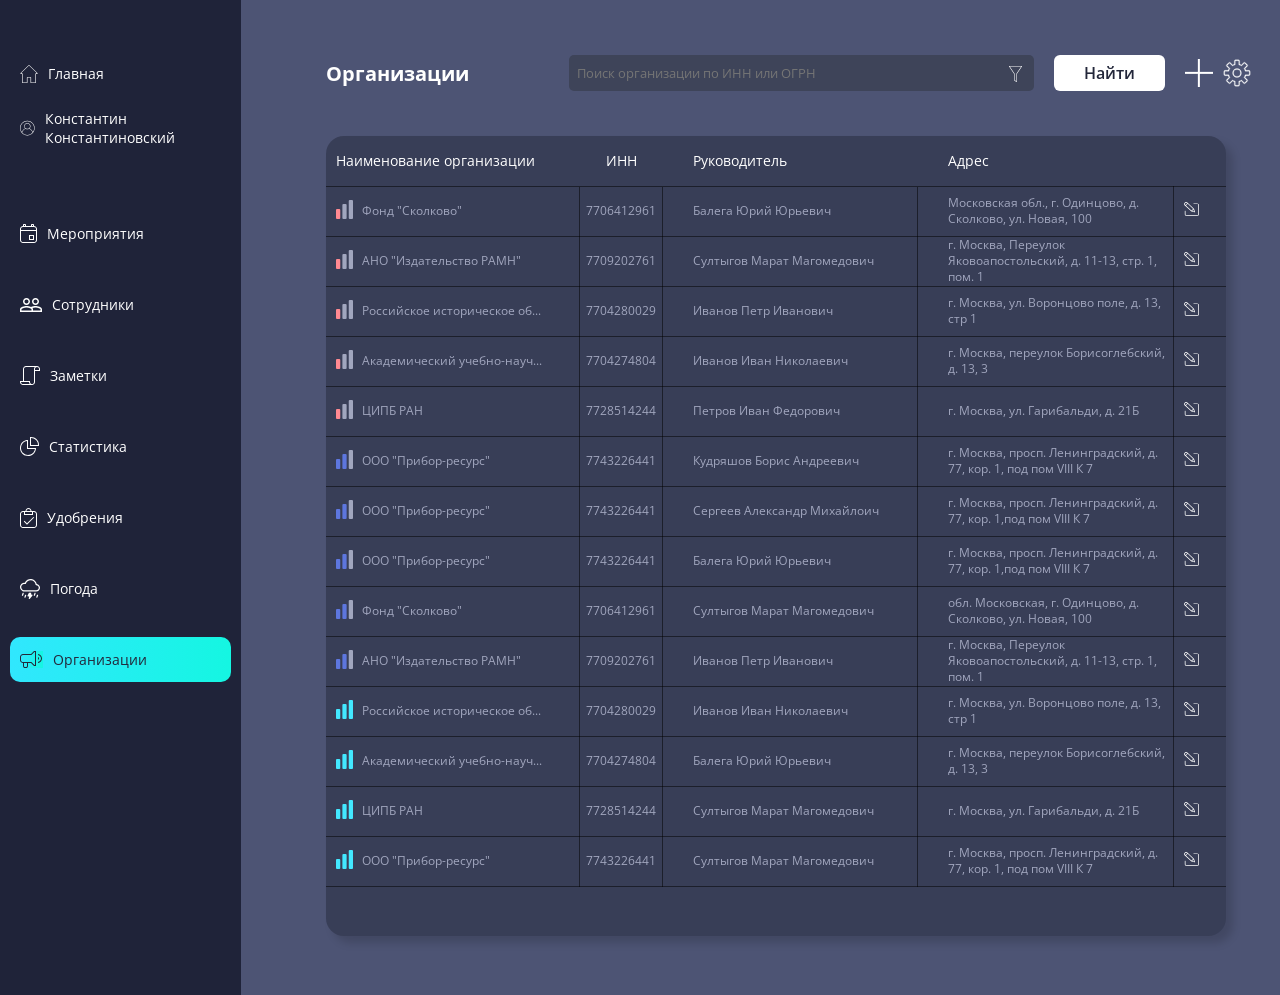
<file: organisations.html>
<!DOCTYPE html>
<html lang="ru">
<head>
    <meta charset="UTF-8">
    <meta http-equiv="X-UA-Compatible" content="IE=edge">
    <meta name="viewport" content="width=device-width, initial-scale=1.0">
    <title>Организации</title>
    <link rel="preconnect" href="https://fonts.googleapis.com">
    <link rel="preconnect" href="https://fonts.gstatic.com" crossorigin>
    <link href="https://fonts.googleapis.com/css2?family=Open+Sans:wght@300;400;500;600;700&display=swap" rel="stylesheet">
    <link rel="stylesheet" href="https://use.fontawesome.com/releases/v5.15.4/css/all.css" integrity="sha384-DyZ88mC6Up2uqS4h/KRgHuoeGwBcD4Ng9SiP4dIRy0EXTlnuz47vAwmeGwVChigm" crossorigin="anonymous">
	<link rel="shortcut icon" href="img/icons/favicon.png" type="image/x-icon">
    <link rel="stylesheet" href="style.css">
</head>
<body>

<div class="wrapper">
    <main class="main">
        <div class="mobile__menu">
            <ul class="top__menu top__menu-mobile">
                <li class="top__list">
                    <a href="index.html" class="top__link">
                        <svg class="svg svg__main" xmlns="http://www.w3.org/2000/svg" width="18" height="18" viewBox="0 0 18 18">
                        	<path d="M17.4288 7.90363L9.41951 0.170579C9.18619 -0.0568596 8.81404 -0.0568596 8.58072 0.170579L0.571694 7.90333C0.453785 8.01712 0.387207 8.17394 0.387207 8.33782C0.387207 8.67135 0.657597 8.94171 0.991092 8.94171H2.05544V17.3961C2.05544 17.7296 2.32579 18 2.65932 18H6.88652C7.22005 18 7.4904 17.7296 7.4904 17.3961V12.565H10.5098V17.3961C10.5098 17.7296 10.7802 18 11.1137 18H15.3409C15.6744 18 15.9448 17.7296 15.9448 17.3961V8.94171H17.0091C17.1729 8.94171 17.3295 8.87524 17.4433 8.75752C17.6751 8.5177 17.6686 8.13541 17.4288 7.90363ZM15.9448 8.33782C15.6113 8.33782 15.3409 8.60817 15.3409 8.94171V17.3961H11.1137V12.565C11.1137 12.2315 10.8434 11.9611 10.5098 11.9611H7.4904C7.15687 11.9611 6.88652 12.2315 6.88652 12.565V17.3961H2.65932V8.94171C2.65932 8.60817 2.38897 8.33782 2.05544 8.33782H0.991092L9.00012 0.605074L17.0122 8.33782H15.9448Z"/>
                        </svg>
                        Главная
                    </a>
                </li>

                <li class="top__list top__list-account">
                    <a href="#" class="top__link">
                        <svg class="svg svg-accounts" xmlns="http://www.w3.org/2000/svg" width="17" height="18" viewBox="0 0 17 18">
                        	<path d="M8.5 0.611084C3.8131 0.611084 0 4.42418 0 9.11108C0 11.1638 0.731567 13.0489 1.94763 14.5194C1.95075 14.5236 1.95103 14.529 1.95443 14.533C2.83248 15.5918 3.93522 16.4035 5.16403 16.928C5.1782 16.9339 5.19208 16.9404 5.20625 16.9464C5.3057 16.9883 5.40628 17.0271 5.50715 17.0651C5.54682 17.0801 5.58648 17.0954 5.62672 17.1099C5.7137 17.141 5.80125 17.1705 5.88937 17.1988C5.94575 17.217 6.00213 17.2348 6.05908 17.2518C6.137 17.275 6.2152 17.2974 6.29397 17.3187C6.3631 17.3374 6.4328 17.3547 6.5025 17.3714C6.57305 17.3884 6.64388 17.4054 6.715 17.4204C6.79433 17.4374 6.87452 17.4524 6.95498 17.4672C7.01958 17.4791 7.0839 17.4915 7.14907 17.502C7.23832 17.5165 7.32813 17.5278 7.41823 17.5394C7.47632 17.5468 7.53412 17.5553 7.59248 17.5615C7.69448 17.5723 7.79733 17.5799 7.90047 17.587C7.94835 17.5904 7.99595 17.5955 8.04412 17.5981C8.19457 17.6066 8.34672 17.6111 8.5 17.6111C8.65328 17.6111 8.80543 17.6066 8.95645 17.5986C9.00462 17.5961 9.05222 17.591 9.1001 17.5876C9.20323 17.5802 9.30608 17.5728 9.40808 17.5621C9.46645 17.5558 9.52425 17.5473 9.58233 17.54C9.67243 17.5284 9.76225 17.517 9.8515 17.5026C9.91638 17.4921 9.98098 17.4796 10.0456 17.4677C10.1258 17.453 10.2059 17.438 10.2856 17.421C10.3567 17.4057 10.4272 17.389 10.4981 17.372C10.5678 17.3549 10.6375 17.3377 10.7066 17.3193C10.7854 17.2983 10.8636 17.2756 10.9415 17.2524C10.9984 17.2354 11.0548 17.2175 11.1112 17.1994C11.1993 17.1711 11.2869 17.1416 11.3739 17.1104C11.4138 17.096 11.4535 17.0807 11.4934 17.0657C11.5946 17.0277 11.6949 16.9886 11.7943 16.947C11.8085 16.941 11.8224 16.9345 11.8365 16.9285C13.0651 16.4041 14.1681 15.5923 15.0461 14.5335C15.0495 14.5296 15.0498 14.5239 15.0529 14.5199C16.2684 13.0489 17 11.1638 17 9.11108C17 4.42418 13.1869 0.611084 8.5 0.611084ZM11.9445 16.2568C11.9402 16.2587 11.9363 16.261 11.932 16.263C11.8309 16.3117 11.728 16.3576 11.6243 16.4024C11.6008 16.4123 11.5776 16.4225 11.554 16.4324C11.4634 16.4704 11.3716 16.5064 11.2792 16.5409C11.2407 16.5554 11.2022 16.5696 11.1633 16.5832C11.0815 16.6123 10.9993 16.6404 10.9163 16.667C10.8647 16.6835 10.8128 16.699 10.761 16.7143C10.6873 16.7364 10.6134 16.7577 10.5386 16.7775C10.4757 16.7942 10.4122 16.8095 10.3488 16.8246C10.2822 16.8404 10.2159 16.8566 10.1487 16.8707C10.0753 16.8863 10.0014 16.8996 9.92772 16.913C9.86793 16.924 9.80843 16.9356 9.74808 16.9453C9.66507 16.9583 9.5812 16.9688 9.49762 16.9792C9.44463 16.9861 9.39193 16.994 9.33838 16.9997C9.2429 17.0098 9.14657 17.0164 9.05052 17.0232C9.00773 17.026 8.96523 17.0308 8.92188 17.0331C8.78163 17.0405 8.6411 17.0444 8.5 17.0444C8.3589 17.0444 8.21837 17.0405 8.0784 17.0331C8.03533 17.0308 7.99283 17.0263 7.94977 17.0232C7.85343 17.0167 7.75738 17.0098 7.6619 16.9997C7.60835 16.994 7.55565 16.9861 7.50267 16.9792C7.41908 16.9688 7.33522 16.9583 7.2522 16.9453C7.19185 16.9356 7.13235 16.924 7.07257 16.913C6.99862 16.8996 6.92467 16.886 6.85157 16.8707C6.78442 16.8566 6.71783 16.8404 6.65153 16.8246C6.58807 16.8092 6.5246 16.7942 6.4617 16.7775C6.38718 16.7577 6.31295 16.7362 6.23928 16.7143C6.18743 16.699 6.13558 16.6835 6.08402 16.667C6.001 16.6404 5.91855 16.6123 5.83695 16.5832C5.79813 16.5693 5.7596 16.5551 5.72107 16.5409C5.6287 16.5064 5.5369 16.4704 5.44623 16.4324C5.42272 16.4228 5.39977 16.4126 5.37625 16.4027C5.27255 16.3582 5.1697 16.312 5.06827 16.2633C5.06402 16.2613 5.06005 16.2593 5.0558 16.257C4.06725 15.7788 3.19402 15.0999 2.4854 14.2754C3.03308 12.2586 4.58348 10.6329 6.57815 9.98602C6.61753 10.0101 6.65862 10.0316 6.69913 10.0543C6.72293 10.0676 6.74645 10.0818 6.77053 10.0945C6.85497 10.1393 6.94053 10.1812 7.02808 10.2189C7.09523 10.2484 7.16465 10.2733 7.23378 10.2988C7.24738 10.3036 7.26098 10.309 7.27458 10.3138C7.65878 10.4498 8.0699 10.5278 8.5 10.5278C8.9301 10.5278 9.34122 10.4498 9.72513 10.3138C9.73873 10.309 9.75233 10.3036 9.76593 10.2988C9.83507 10.2733 9.90448 10.2484 9.97163 10.2189C10.0592 10.1812 10.1447 10.1393 10.2292 10.0945C10.2533 10.0815 10.2768 10.0676 10.3006 10.0543C10.3411 10.0316 10.3825 10.0101 10.4221 9.98573C12.4168 10.6329 13.9669 12.2586 14.5149 14.2751C13.8063 15.0993 12.933 15.7782 11.9445 16.2568ZM5.38333 6.84442C5.38333 5.126 6.78158 3.72775 8.5 3.72775C10.2184 3.72775 11.6167 5.126 11.6167 6.84442C11.6167 7.93752 11.0497 8.89943 10.1955 9.4559C10.0838 9.52843 9.96767 9.59332 9.84838 9.64998C9.83422 9.65678 9.82033 9.66387 9.80617 9.67038C8.98563 10.0435 8.01437 10.0435 7.19383 9.67038C7.17967 9.66387 7.1655 9.65678 7.15162 9.64998C7.03205 9.59332 6.91617 9.52843 6.80453 9.4559C5.95028 8.89943 5.38333 7.93752 5.38333 6.84442ZM14.9399 13.7359C14.2976 11.8393 12.8322 10.3065 10.9599 9.5783C11.7087 8.90368 12.1833 7.92958 12.1833 6.84442C12.1833 4.81348 10.5309 3.16108 8.5 3.16108C6.46907 3.16108 4.81667 4.81348 4.81667 6.84442C4.81667 7.92958 5.29125 8.90368 6.04038 9.5783C4.16812 10.3068 2.70272 11.8393 2.0604 13.7359C1.12172 12.4329 0.566667 10.836 0.566667 9.11108C0.566667 4.7367 4.12562 1.17775 8.5 1.17775C12.8744 1.17775 16.4333 4.7367 16.4333 9.11108C16.4333 10.836 15.8783 12.4329 14.9399 13.7359Z"/>
                        </svg>
                        Константин Константиновский
                    </a>
                </li>
            </ul>

            <ul class="bottom__menu">
                <li class="bottom__list bottom__list-events">
                    <a href="events.html" class="bottom__link">
                        <svg class="svg svg-events" xmlns="http://www.w3.org/2000/svg" width="17" height="19" viewBox="0 0 17 19">
                        	<path d="M4 0H5C5.26522 0 5.51957 0.105357 5.70711 0.292893C5.89464 0.48043 6 0.734784 6 1V2H11V1C11 0.734784 11.1054 0.48043 11.2929 0.292893C11.4804 0.105357 11.7348 0 12 0H13C13.2652 0 13.5196 0.105357 13.7071 0.292893C13.8946 0.48043 14 0.734784 14 1V2C14.7956 2 15.5587 2.31607 16.1213 2.87868C16.6839 3.44129 17 4.20435 17 5V16C17 16.7956 16.6839 17.5587 16.1213 18.1213C15.5587 18.6839 14.7956 19 14 19H3C2.20435 19 1.44129 18.6839 0.87868 18.1213C0.316071 17.5587 0 16.7956 0 16V5C0 4.20435 0.316071 3.44129 0.87868 2.87868C1.44129 2.31607 2.20435 2 3 2V1C3 0.734784 3.10536 0.48043 3.29289 0.292893C3.48043 0.105357 3.73478 0 4 0ZM12 2H13V1H12V2ZM5 2V1H4V2H5ZM3 3C2.46957 3 1.96086 3.21071 1.58579 3.58579C1.21071 3.96086 1 4.46957 1 5V6H16V5C16 4.46957 15.7893 3.96086 15.4142 3.58579C15.0391 3.21071 14.5304 3 14 3H3ZM1 16C1 16.5304 1.21071 17.0391 1.58579 17.4142C1.96086 17.7893 2.46957 18 3 18H14C14.5304 18 15.0391 17.7893 15.4142 17.4142C15.7893 17.0391 16 16.5304 16 16V7H1V16ZM9 11H14V16H9V11ZM10 12V15H13V12H10Z"/>
                        </svg>
                        Мероприятия
                    </a>
                </li>

                <li class="bottom__list bottom__list-members">
                    <a href="#" class="bottom__link">
                        <svg class="svg svg-members" xmlns="http://www.w3.org/2000/svg" width="22" height="14" viewBox="0 0 22 14">
                        	<path d="M15.5 8C14.3 8 12.43 8.34 11 9C9.57 8.33 7.7 8 6.5 8C4.33 8 0 9.08 0 11.25V14H22V11.25C22 9.08 17.67 8 15.5 8ZM11.5 12.5H1.5V11.25C1.5 10.71 4.06 9.5 6.5 9.5C8.94 9.5 11.5 10.71 11.5 11.25V12.5ZM20.5 12.5H13V11.25C13 10.79 12.8 10.39 12.48 10.03C13.36 9.73 14.44 9.5 15.5 9.5C17.94 9.5 20.5 10.71 20.5 11.25V12.5ZM6.5 7C8.43 7 10 5.43 10 3.5C10 1.57 8.43 0 6.5 0C4.57 0 3 1.57 3 3.5C3 5.43 4.57 7 6.5 7ZM6.5 1.5C7.6 1.5 8.5 2.4 8.5 3.5C8.5 4.6 7.6 5.5 6.5 5.5C5.4 5.5 4.5 4.6 4.5 3.5C4.5 2.4 5.4 1.5 6.5 1.5ZM15.5 7C17.43 7 19 5.43 19 3.5C19 1.57 17.43 0 15.5 0C13.57 0 12 1.57 12 3.5C12 5.43 13.57 7 15.5 7ZM15.5 1.5C16.6 1.5 17.5 2.4 17.5 3.5C17.5 4.6 16.6 5.5 15.5 5.5C14.4 5.5 13.5 4.6 13.5 3.5C13.5 2.4 14.4 1.5 15.5 1.5Z"/>
                        </svg>
                        Сотрудники
                    </a>
                </li>

                <li class="bottom__list bottom__list-notes">
                    <a href="#" class="bottom__link">
                        <svg class="svg svg-notes" xmlns="http://www.w3.org/2000/svg" width="20" height="19" viewBox="0 0 20 19">
                        	<path d="M1 16C1 16.5304 1.21071 17.0391 1.58579 17.4142C1.96086 17.7893 2.46957 18 3 18H9.764C9.27112 17.4505 8.99898 16.7381 9 16H1ZM12 18C12.5304 18 13.0391 17.7893 13.4142 17.4142C13.7893 17.0391 14 16.5304 14 16V3C14 2.232 14.289 1.53 14.764 1H6C5.46957 1 4.96086 1.21071 4.58579 1.58579C4.21071 1.96086 4 2.46957 4 3V15H10V16C10 16.5304 10.2107 17.0391 10.5858 17.4142C10.9609 17.7893 11.4696 18 12 18ZM3 3C3 2.20435 3.31607 1.44129 3.87868 0.87868C4.44129 0.316071 5.20435 0 6 0H17C17.7956 0 18.5587 0.316071 19.1213 0.87868C19.6839 1.44129 20 2.20435 20 3V5H15V16C15 16.7956 14.6839 17.5587 14.1213 18.1213C13.5587 18.6839 12.7956 19 12 19H3C2.20435 19 1.44129 18.6839 0.87868 18.1213C0.316071 17.5587 0 16.7956 0 16V15H3V3ZM19 4V3C19 2.46957 18.7893 1.96086 18.4142 1.58579C18.0391 1.21071 17.5304 1 17 1C16.4696 1 15.9609 1.21071 15.5858 1.58579C15.2107 1.96086 15 2.46957 15 3V4H19Z"/>
                        </svg>
                        Заметки
                    </a>
                </li>

                <li class="bottom__list bottom__list-statistics">
                    <a href="#" class="bottom__link">
                        <svg class="svg svg-statistics" xmlns="http://www.w3.org/2000/svg" width="19" height="19" viewBox="0 0 19 19">
                        	<path d="M10 0H11C13.1217 0 15.1566 0.842855 16.6569 2.34315C18.1572 3.84344 19 5.87827 19 8V9H10V0ZM11 8H18C18 6.14348 17.2625 4.36301 15.9498 3.05025C14.637 1.7375 12.8565 1 11 1V8ZM8 11H16C16 12.5823 15.5308 14.129 14.6518 15.4446C13.7727 16.7602 12.5233 17.7855 11.0615 18.391C9.59966 18.9965 7.99113 19.155 6.43928 18.8463C4.88743 18.5376 3.46197 17.7757 2.34315 16.6569C1.22433 15.538 0.462403 14.1126 0.153721 12.5607C-0.15496 11.0089 0.00346625 9.40034 0.608967 7.93853C1.21447 6.47672 2.23985 5.22729 3.55544 4.34824C4.87103 3.46919 6.41775 3 8 3V11ZM7 12V4.07C5.25105 4.32628 3.66373 5.23456 2.55663 6.61256C1.44954 7.99055 0.904589 9.73628 1.03116 11.4994C1.15773 13.2625 1.94645 14.9125 3.23902 16.1182C4.5316 17.3239 6.23237 17.9962 8 18C9.68351 18.0002 11.3107 17.3938 12.5835 16.2918C13.8562 15.1899 14.6893 13.6662 14.93 12H7Z"/>
                        </svg>
                        Статистика
                    </a>
                </li>

                <li class="bottom__list bottom__list-fertilizers">
					<a href="#" class="bottom__link">
						<svg class="svg svg-fertilizers" xmlns="http://www.w3.org/2000/svg" width="17" height="20" viewBox="0 0 17 20" >
							<path d="M3 3H5.5C5.5 2.20435 5.81607 1.44129 6.37868 0.87868C6.94129 0.316071 7.70435 0 8.5 0C9.29565 0 10.0587 0.316071 10.6213 0.87868C11.1839 1.44129 11.5 2.20435 11.5 3H14C14.7956 3 15.5587 3.31607 16.1213 3.87868C16.6839 4.44129 17 5.20435 17 6V17C17 17.7956 16.6839 18.5587 16.1213 19.1213C15.5587 19.6839 14.7956 20 14 20H3C2.20435 20 1.44129 19.6839 0.87868 19.1213C0.316071 18.5587 0 17.7956 0 17V6C0 5.20435 0.316071 4.44129 0.87868 3.87868C1.44129 3.31607 2.20435 3 3 3ZM3 4C2.46957 4 1.96086 4.21071 1.58579 4.58579C1.21071 4.96086 1 5.46957 1 6V17C1 17.5304 1.21071 18.0391 1.58579 18.4142C1.96086 18.7893 2.46957 19 3 19H14C14.5304 19 15.0391 18.7893 15.4142 18.4142C15.7893 18.0391 16 17.5304 16 17V6C16 5.46957 15.7893 4.96086 15.4142 4.58579C15.0391 4.21071 14.5304 4 14 4H13V7H4V4H3ZM5 6H12V4H5V6ZM8.5 1C7.96957 1 7.46086 1.21071 7.08579 1.58579C6.71071 1.96086 6.5 2.46957 6.5 3H10.5C10.5 2.46957 10.2893 1.96086 9.91421 1.58579C9.53914 1.21071 9.03043 1 8.5 1ZM14.15 9.6L7 16.75L3.8 13.55L4.507 12.843L7 15.336L13.442 8.893L14.149 9.6H14.15Z"/>
						</svg>
                    Удобрения
                    </a>
                </li>

                <li class="bottom__list bottom__list-weather">
					<a href="#" class="bottom__link">
						<svg class="svg svg-weather" xmlns="http://www.w3.org/2000/svg" width="20" height="20" viewBox="0 0 20 20" >
							<path d="M3.3232 13.7824C3.48027 13.8349 3.61008 13.9476 3.68414 14.0957C3.75821 14.2438 3.77045 14.4153 3.7182 14.5724L3.0932 16.4474C3.06966 16.5281 3.03007 16.6032 2.97682 16.6683C2.92357 16.7334 2.85773 16.787 2.78326 16.826C2.70879 16.865 2.62722 16.8886 2.54342 16.8954C2.45962 16.9021 2.37531 16.8919 2.29555 16.8653C2.2158 16.8387 2.14222 16.7963 2.07923 16.7407C2.01625 16.685 1.96514 16.6171 1.92898 16.5413C1.89281 16.4654 1.87233 16.3829 1.86876 16.2989C1.86519 16.2149 1.8786 16.1311 1.9082 16.0524L2.5332 14.1774C2.58568 14.0203 2.69835 13.8905 2.84647 13.8165C2.99459 13.7424 3.16605 13.7301 3.3232 13.7824ZM15.1982 13.7824C15.3553 13.8349 15.4851 13.9476 15.5591 14.0957C15.6332 14.2438 15.6455 14.4153 15.5932 14.5724L14.9682 16.4474C14.9447 16.5281 14.9051 16.6032 14.8518 16.6683C14.7986 16.7334 14.7327 16.787 14.6583 16.826C14.5838 16.865 14.5022 16.8886 14.4184 16.8954C14.3346 16.9021 14.2503 16.8919 14.1706 16.8653C14.0908 16.8387 14.0172 16.7963 13.9542 16.7407C13.8912 16.685 13.8401 16.6171 13.804 16.5413C13.7678 16.4654 13.7473 16.3829 13.7438 16.2989C13.7402 16.2149 13.7536 16.1311 13.7832 16.0524L14.4082 14.1774C14.4607 14.0203 14.5734 13.8905 14.7215 13.8165C14.8696 13.7424 15.0411 13.7301 15.1982 13.7824ZM5.8232 15.6574C5.98027 15.7099 6.11008 15.8226 6.18414 15.9707C6.25821 16.1188 6.27045 16.2903 6.2182 16.4474L5.5932 18.3224C5.56966 18.4031 5.53007 18.4782 5.47682 18.5433C5.42357 18.6084 5.35773 18.662 5.28326 18.701C5.20879 18.74 5.12722 18.7636 5.04342 18.7704C4.95962 18.7771 4.87531 18.7669 4.79555 18.7403C4.7158 18.7137 4.64222 18.6713 4.57923 18.6157C4.51625 18.56 4.46514 18.4921 4.42898 18.4163C4.39281 18.3404 4.37233 18.2579 4.36876 18.1739C4.36519 18.0899 4.3786 18.0061 4.4082 17.9274L5.0332 16.0524C5.08568 15.8953 5.19835 15.7655 5.34647 15.6915C5.49459 15.6174 5.66605 15.6051 5.8232 15.6574ZM17.6982 15.6574C17.8553 15.7099 17.9851 15.8226 18.0591 15.9707C18.1332 16.1188 18.1455 16.2903 18.0932 16.4474L17.4682 18.3224C17.4447 18.4031 17.4051 18.4782 17.3518 18.5433C17.2986 18.6084 17.2327 18.662 17.1583 18.701C17.0838 18.74 17.0022 18.7636 16.9184 18.7704C16.8346 18.7771 16.7503 18.7669 16.6706 18.7403C16.5908 18.7137 16.5172 18.6713 16.4542 18.6157C16.3912 18.56 16.3401 18.4921 16.304 18.4163C16.2678 18.3404 16.2473 18.2579 16.2438 18.1739C16.2402 18.0899 16.2536 18.0061 16.2832 17.9274L16.9082 16.0524C16.9607 15.8953 17.0734 15.7655 17.2215 15.6915C17.3696 15.6174 17.5411 15.6051 17.6982 15.6574ZM16.7569 5.03365C16.4974 3.72511 15.826 2.53392 14.8409 1.63425C13.8559 0.734588 12.6089 0.173636 11.2823 0.0334142C9.95559 -0.106807 8.61887 0.181056 7.46752 0.854915C6.31618 1.52877 5.4106 2.55329 4.8832 3.77865C4.29174 3.71052 3.69261 3.76382 3.12247 3.93529C2.55233 4.10676 2.02319 4.39279 1.56744 4.77587C1.1117 5.15896 0.738931 5.63103 0.471973 6.16319C0.205016 6.69535 0.0494827 7.27639 0.0148962 7.87075C-0.0196903 8.46511 0.0673979 9.06028 0.270829 9.61981C0.474259 10.1793 0.789752 10.6915 1.19799 11.1248C1.60623 11.5582 2.09862 11.9037 2.64502 12.1401C3.19142 12.3765 3.78033 12.499 4.3757 12.4999H16.2507C17.2021 12.501 18.1183 12.1404 18.8138 11.4912C19.5093 10.8421 19.932 9.9528 19.9964 9.00359C20.0608 8.05439 19.7619 7.1162 19.1604 6.37907C18.5589 5.64195 17.6998 5.161 16.7569 5.03365ZM10.6257 1.2499C11.8556 1.24965 13.0425 1.70274 13.9594 2.52254C14.8763 3.34235 15.4589 4.47134 15.5957 5.69365C15.6127 5.84723 15.686 5.98906 15.8014 6.09179C15.9168 6.19451 16.0662 6.25084 16.2207 6.2499H16.2507C16.9137 6.2499 17.5496 6.5133 18.0185 6.98214C18.4873 7.45098 18.7507 8.08686 18.7507 8.7499C18.7507 9.41294 18.4873 10.0488 18.0185 10.5177C17.5496 10.9865 16.9137 11.2499 16.2507 11.2499H4.3757C3.93329 11.2497 3.49597 11.1555 3.09267 10.9737C2.68937 10.7918 2.32928 10.5264 2.03622 10.195C1.74316 9.86355 1.52381 9.47368 1.39268 9.05115C1.26155 8.62862 1.22163 8.18307 1.27556 7.74396C1.32949 7.30485 1.47604 6.8822 1.70552 6.50396C1.93499 6.12572 2.24217 5.80052 2.60672 5.54986C2.97127 5.29921 3.38488 5.12881 3.82021 5.04995C4.25553 4.97109 4.70263 4.98556 5.13195 5.0924C5.28511 5.13061 5.44705 5.10944 5.58525 5.03315C5.72344 4.95686 5.82765 4.83111 5.87695 4.68115C6.2073 3.68262 6.84397 2.81361 7.69647 2.19763C8.54897 1.58164 9.57394 1.25003 10.6257 1.2499ZM8.81695 14.0949C8.8689 13.9912 8.94868 13.904 9.04736 13.8431C9.14604 13.7822 9.25972 13.7499 9.3757 13.7499H10.6257C10.7247 13.75 10.8222 13.7736 10.9103 13.8187C10.9984 13.8639 11.0745 13.9293 11.1323 14.0096C11.1902 14.0899 11.2281 14.1828 11.2431 14.2807C11.258 14.3785 11.2495 14.4785 11.2182 14.5724L10.8682 15.6249H11.8757C11.9933 15.6251 12.1085 15.6584 12.208 15.7211C12.3075 15.7838 12.3873 15.8733 12.4382 15.9793C12.4891 16.0853 12.5091 16.2036 12.4958 16.3204C12.4826 16.4373 12.4366 16.548 12.3632 16.6399L9.8632 19.7649C9.774 19.8757 9.64967 19.9528 9.51075 19.9834C9.37183 20.014 9.22663 19.9962 9.09914 19.9331C8.97165 19.8701 8.8695 19.7654 8.80955 19.6364C8.74961 19.5074 8.73546 19.3618 8.76945 19.2237L9.2007 17.4999H8.1257C8.01912 17.4999 7.91431 17.4726 7.82123 17.4207C7.72815 17.3688 7.6499 17.2939 7.59391 17.2032C7.53792 17.1126 7.50605 17.0091 7.50133 16.9026C7.49661 16.7961 7.5192 16.6902 7.56695 16.5949L8.81695 14.0949Z"/>
						</svg>
                        Погода
                    </a>
                </li>

                <li class="bottom__list bottom__list-organisations">
                    <a href="#" class="bottom__link">
                        <svg class="svg svg-organisations" xmlns="http://www.w3.org/2000/svg" width="23" height="17" viewBox="0 0 23 17">
                        	<path d="M14 0L11 3H3C2.20435 3 1.44129 3.31607 0.87868 3.87868C0.31607 4.44129 0 5.20435 0 6L0 9C0 9.79565 0.31607 10.5587 0.87868 11.1213C1.44129 11.6839 2.20435 12 3 12V15C3 15.5304 3.21071 16.0391 3.58579 16.4142C3.96086 16.7893 4.46957 17 5 17H6C6.53043 17 7.03914 16.7893 7.41421 16.4142C7.78929 16.0391 8 15.5304 8 15V12H11L14 15H16V0H14ZM14.414 1H15V14H14.414L11.414 11H3C2.46957 11 1.96086 10.7893 1.58579 10.4142C1.21071 10.0391 1 9.53043 1 9V6C1 5.46957 1.21071 4.96086 1.58579 4.58579C1.96086 4.21071 2.46957 4 3 4H11.414L14.414 1ZM18 3V4.008C18.8331 4.1284 19.5949 4.54494 20.1459 5.1813C20.6969 5.81766 21.0002 6.63124 21.0002 7.473C21.0002 8.31476 20.6969 9.12834 20.1459 9.7647C19.5949 10.4011 18.8331 10.8176 18 10.938V11.945C19.1007 11.8228 20.1177 11.2989 20.8563 10.4737C21.5949 9.64854 22.0033 8.57996 22.0033 7.4725C22.0033 6.36504 21.5949 5.29646 20.8563 4.47128C20.1177 3.64609 19.1007 3.12225 18 3ZM18 6.059V8.887C18.2923 8.78351 18.5454 8.59198 18.7243 8.33876C18.9033 8.08554 18.9994 7.78308 18.9994 7.473C18.9994 7.16292 18.9033 6.86046 18.7243 6.60724C18.5454 6.35402 18.2923 6.16249 18 6.059ZM4 12H7V15C7 15.2652 6.89464 15.5196 6.70711 15.7071C6.51957 15.8946 6.26522 16 6 16H5C4.73478 16 4.48043 15.8946 4.29289 15.7071C4.10536 15.5196 4 15.2652 4 15V12Z"/>
                        </svg>
                        Организации
                    </a>
                </li>
            </ul>
        </div>

        <div class="left">
            <ul class="top__menu">
                <li class="top__list">
                    <a href="index.html" class="top__link">
                        <svg class="svg svg__main" xmlns="http://www.w3.org/2000/svg" width="18" height="18" viewBox="0 0 18 18">
                        	<path d="M17.4288 7.90363L9.41951 0.170579C9.18619 -0.0568596 8.81404 -0.0568596 8.58072 0.170579L0.571694 7.90333C0.453785 8.01712 0.387207 8.17394 0.387207 8.33782C0.387207 8.67135 0.657597 8.94171 0.991092 8.94171H2.05544V17.3961C2.05544 17.7296 2.32579 18 2.65932 18H6.88652C7.22005 18 7.4904 17.7296 7.4904 17.3961V12.565H10.5098V17.3961C10.5098 17.7296 10.7802 18 11.1137 18H15.3409C15.6744 18 15.9448 17.7296 15.9448 17.3961V8.94171H17.0091C17.1729 8.94171 17.3295 8.87524 17.4433 8.75752C17.6751 8.5177 17.6686 8.13541 17.4288 7.90363ZM15.9448 8.33782C15.6113 8.33782 15.3409 8.60817 15.3409 8.94171V17.3961H11.1137V12.565C11.1137 12.2315 10.8434 11.9611 10.5098 11.9611H7.4904C7.15687 11.9611 6.88652 12.2315 6.88652 12.565V17.3961H2.65932V8.94171C2.65932 8.60817 2.38897 8.33782 2.05544 8.33782H0.991092L9.00012 0.605074L17.0122 8.33782H15.9448Z"/>
                        </svg>
                        Главная
                    </a>
                </li>

                <li class="top__list top__list-account">
					<a href="#" class="top__link">
						<svg class="svg svg-accounts" xmlns="http://www.w3.org/2000/svg" width="17" height="18" viewBox="0 0 17 18">
							<path d="M8.5 0.611084C3.8131 0.611084 0 4.42418 0 9.11108C0 11.1638 0.731567 13.0489 1.94763 14.5194C1.95075 14.5236 1.95103 14.529 1.95443 14.533C2.83248 15.5918 3.93522 16.4035 5.16403 16.928C5.1782 16.9339 5.19208 16.9404 5.20625 16.9464C5.3057 16.9883 5.40628 17.0271 5.50715 17.0651C5.54682 17.0801 5.58648 17.0954 5.62672 17.1099C5.7137 17.141 5.80125 17.1705 5.88937 17.1988C5.94575 17.217 6.00213 17.2348 6.05908 17.2518C6.137 17.275 6.2152 17.2974 6.29397 17.3187C6.3631 17.3374 6.4328 17.3547 6.5025 17.3714C6.57305 17.3884 6.64388 17.4054 6.715 17.4204C6.79433 17.4374 6.87452 17.4524 6.95498 17.4672C7.01958 17.4791 7.0839 17.4915 7.14907 17.502C7.23832 17.5165 7.32813 17.5278 7.41823 17.5394C7.47632 17.5468 7.53412 17.5553 7.59248 17.5615C7.69448 17.5723 7.79733 17.5799 7.90047 17.587C7.94835 17.5904 7.99595 17.5955 8.04412 17.5981C8.19457 17.6066 8.34672 17.6111 8.5 17.6111C8.65328 17.6111 8.80543 17.6066 8.95645 17.5986C9.00462 17.5961 9.05222 17.591 9.1001 17.5876C9.20323 17.5802 9.30608 17.5728 9.40808 17.5621C9.46645 17.5558 9.52425 17.5473 9.58233 17.54C9.67243 17.5284 9.76225 17.517 9.8515 17.5026C9.91638 17.4921 9.98098 17.4796 10.0456 17.4677C10.1258 17.453 10.2059 17.438 10.2856 17.421C10.3567 17.4057 10.4272 17.389 10.4981 17.372C10.5678 17.3549 10.6375 17.3377 10.7066 17.3193C10.7854 17.2983 10.8636 17.2756 10.9415 17.2524C10.9984 17.2354 11.0548 17.2175 11.1112 17.1994C11.1993 17.1711 11.2869 17.1416 11.3739 17.1104C11.4138 17.096 11.4535 17.0807 11.4934 17.0657C11.5946 17.0277 11.6949 16.9886 11.7943 16.947C11.8085 16.941 11.8224 16.9345 11.8365 16.9285C13.0651 16.4041 14.1681 15.5923 15.0461 14.5335C15.0495 14.5296 15.0498 14.5239 15.0529 14.5199C16.2684 13.0489 17 11.1638 17 9.11108C17 4.42418 13.1869 0.611084 8.5 0.611084ZM11.9445 16.2568C11.9402 16.2587 11.9363 16.261 11.932 16.263C11.8309 16.3117 11.728 16.3576 11.6243 16.4024C11.6008 16.4123 11.5776 16.4225 11.554 16.4324C11.4634 16.4704 11.3716 16.5064 11.2792 16.5409C11.2407 16.5554 11.2022 16.5696 11.1633 16.5832C11.0815 16.6123 10.9993 16.6404 10.9163 16.667C10.8647 16.6835 10.8128 16.699 10.761 16.7143C10.6873 16.7364 10.6134 16.7577 10.5386 16.7775C10.4757 16.7942 10.4122 16.8095 10.3488 16.8246C10.2822 16.8404 10.2159 16.8566 10.1487 16.8707C10.0753 16.8863 10.0014 16.8996 9.92772 16.913C9.86793 16.924 9.80843 16.9356 9.74808 16.9453C9.66507 16.9583 9.5812 16.9688 9.49762 16.9792C9.44463 16.9861 9.39193 16.994 9.33838 16.9997C9.2429 17.0098 9.14657 17.0164 9.05052 17.0232C9.00773 17.026 8.96523 17.0308 8.92188 17.0331C8.78163 17.0405 8.6411 17.0444 8.5 17.0444C8.3589 17.0444 8.21837 17.0405 8.0784 17.0331C8.03533 17.0308 7.99283 17.0263 7.94977 17.0232C7.85343 17.0167 7.75738 17.0098 7.6619 16.9997C7.60835 16.994 7.55565 16.9861 7.50267 16.9792C7.41908 16.9688 7.33522 16.9583 7.2522 16.9453C7.19185 16.9356 7.13235 16.924 7.07257 16.913C6.99862 16.8996 6.92467 16.886 6.85157 16.8707C6.78442 16.8566 6.71783 16.8404 6.65153 16.8246C6.58807 16.8092 6.5246 16.7942 6.4617 16.7775C6.38718 16.7577 6.31295 16.7362 6.23928 16.7143C6.18743 16.699 6.13558 16.6835 6.08402 16.667C6.001 16.6404 5.91855 16.6123 5.83695 16.5832C5.79813 16.5693 5.7596 16.5551 5.72107 16.5409C5.6287 16.5064 5.5369 16.4704 5.44623 16.4324C5.42272 16.4228 5.39977 16.4126 5.37625 16.4027C5.27255 16.3582 5.1697 16.312 5.06827 16.2633C5.06402 16.2613 5.06005 16.2593 5.0558 16.257C4.06725 15.7788 3.19402 15.0999 2.4854 14.2754C3.03308 12.2586 4.58348 10.6329 6.57815 9.98602C6.61753 10.0101 6.65862 10.0316 6.69913 10.0543C6.72293 10.0676 6.74645 10.0818 6.77053 10.0945C6.85497 10.1393 6.94053 10.1812 7.02808 10.2189C7.09523 10.2484 7.16465 10.2733 7.23378 10.2988C7.24738 10.3036 7.26098 10.309 7.27458 10.3138C7.65878 10.4498 8.0699 10.5278 8.5 10.5278C8.9301 10.5278 9.34122 10.4498 9.72513 10.3138C9.73873 10.309 9.75233 10.3036 9.76593 10.2988C9.83507 10.2733 9.90448 10.2484 9.97163 10.2189C10.0592 10.1812 10.1447 10.1393 10.2292 10.0945C10.2533 10.0815 10.2768 10.0676 10.3006 10.0543C10.3411 10.0316 10.3825 10.0101 10.4221 9.98573C12.4168 10.6329 13.9669 12.2586 14.5149 14.2751C13.8063 15.0993 12.933 15.7782 11.9445 16.2568ZM5.38333 6.84442C5.38333 5.126 6.78158 3.72775 8.5 3.72775C10.2184 3.72775 11.6167 5.126 11.6167 6.84442C11.6167 7.93752 11.0497 8.89943 10.1955 9.4559C10.0838 9.52843 9.96767 9.59332 9.84838 9.64998C9.83422 9.65678 9.82033 9.66387 9.80617 9.67038C8.98563 10.0435 8.01437 10.0435 7.19383 9.67038C7.17967 9.66387 7.1655 9.65678 7.15162 9.64998C7.03205 9.59332 6.91617 9.52843 6.80453 9.4559C5.95028 8.89943 5.38333 7.93752 5.38333 6.84442ZM14.9399 13.7359C14.2976 11.8393 12.8322 10.3065 10.9599 9.5783C11.7087 8.90368 12.1833 7.92958 12.1833 6.84442C12.1833 4.81348 10.5309 3.16108 8.5 3.16108C6.46907 3.16108 4.81667 4.81348 4.81667 6.84442C4.81667 7.92958 5.29125 8.90368 6.04038 9.5783C4.16812 10.3068 2.70272 11.8393 2.0604 13.7359C1.12172 12.4329 0.566667 10.836 0.566667 9.11108C0.566667 4.7367 4.12562 1.17775 8.5 1.17775C12.8744 1.17775 16.4333 4.7367 16.4333 9.11108C16.4333 10.836 15.8783 12.4329 14.9399 13.7359Z"/>
						</svg>
                    Константин Константиновский
					</a>
				</li>
            </ul>

            <ul class="bottom__menu">
                <li class="bottom__list bottom__list-events">
                    <a href="events.html" class="bottom__link">
                        <svg class="svg svg-events" xmlns="http://www.w3.org/2000/svg" width="17" height="19" viewBox="0 0 17 19">
                        	<path d="M4 0H5C5.26522 0 5.51957 0.105357 5.70711 0.292893C5.89464 0.48043 6 0.734784 6 1V2H11V1C11 0.734784 11.1054 0.48043 11.2929 0.292893C11.4804 0.105357 11.7348 0 12 0H13C13.2652 0 13.5196 0.105357 13.7071 0.292893C13.8946 0.48043 14 0.734784 14 1V2C14.7956 2 15.5587 2.31607 16.1213 2.87868C16.6839 3.44129 17 4.20435 17 5V16C17 16.7956 16.6839 17.5587 16.1213 18.1213C15.5587 18.6839 14.7956 19 14 19H3C2.20435 19 1.44129 18.6839 0.87868 18.1213C0.316071 17.5587 0 16.7956 0 16V5C0 4.20435 0.316071 3.44129 0.87868 2.87868C1.44129 2.31607 2.20435 2 3 2V1C3 0.734784 3.10536 0.48043 3.29289 0.292893C3.48043 0.105357 3.73478 0 4 0ZM12 2H13V1H12V2ZM5 2V1H4V2H5ZM3 3C2.46957 3 1.96086 3.21071 1.58579 3.58579C1.21071 3.96086 1 4.46957 1 5V6H16V5C16 4.46957 15.7893 3.96086 15.4142 3.58579C15.0391 3.21071 14.5304 3 14 3H3ZM1 16C1 16.5304 1.21071 17.0391 1.58579 17.4142C1.96086 17.7893 2.46957 18 3 18H14C14.5304 18 15.0391 17.7893 15.4142 17.4142C15.7893 17.0391 16 16.5304 16 16V7H1V16ZM9 11H14V16H9V11ZM10 12V15H13V12H10Z"/>
                        </svg>
                        Мероприятия
                    </a>
                </li>

                <li class="bottom__list bottom__list-members">
                    <a href="#" class="bottom__link">
                        <svg class="svg svg-members" xmlns="http://www.w3.org/2000/svg" width="22" height="14" viewBox="0 0 22 14">
                        	<path d="M15.5 8C14.3 8 12.43 8.34 11 9C9.57 8.33 7.7 8 6.5 8C4.33 8 0 9.08 0 11.25V14H22V11.25C22 9.08 17.67 8 15.5 8ZM11.5 12.5H1.5V11.25C1.5 10.71 4.06 9.5 6.5 9.5C8.94 9.5 11.5 10.71 11.5 11.25V12.5ZM20.5 12.5H13V11.25C13 10.79 12.8 10.39 12.48 10.03C13.36 9.73 14.44 9.5 15.5 9.5C17.94 9.5 20.5 10.71 20.5 11.25V12.5ZM6.5 7C8.43 7 10 5.43 10 3.5C10 1.57 8.43 0 6.5 0C4.57 0 3 1.57 3 3.5C3 5.43 4.57 7 6.5 7ZM6.5 1.5C7.6 1.5 8.5 2.4 8.5 3.5C8.5 4.6 7.6 5.5 6.5 5.5C5.4 5.5 4.5 4.6 4.5 3.5C4.5 2.4 5.4 1.5 6.5 1.5ZM15.5 7C17.43 7 19 5.43 19 3.5C19 1.57 17.43 0 15.5 0C13.57 0 12 1.57 12 3.5C12 5.43 13.57 7 15.5 7ZM15.5 1.5C16.6 1.5 17.5 2.4 17.5 3.5C17.5 4.6 16.6 5.5 15.5 5.5C14.4 5.5 13.5 4.6 13.5 3.5C13.5 2.4 14.4 1.5 15.5 1.5Z"/>
                        </svg>
                        Сотрудники
                    </a>
                </li>

                <li class="bottom__list bottom__list-notes">
                    <a href="#" class="bottom__link">
                        <svg class="svg svg-notes" xmlns="http://www.w3.org/2000/svg" width="20" height="19" viewBox="0 0 20 19">
                        	<path d="M1 16C1 16.5304 1.21071 17.0391 1.58579 17.4142C1.96086 17.7893 2.46957 18 3 18H9.764C9.27112 17.4505 8.99898 16.7381 9 16H1ZM12 18C12.5304 18 13.0391 17.7893 13.4142 17.4142C13.7893 17.0391 14 16.5304 14 16V3C14 2.232 14.289 1.53 14.764 1H6C5.46957 1 4.96086 1.21071 4.58579 1.58579C4.21071 1.96086 4 2.46957 4 3V15H10V16C10 16.5304 10.2107 17.0391 10.5858 17.4142C10.9609 17.7893 11.4696 18 12 18ZM3 3C3 2.20435 3.31607 1.44129 3.87868 0.87868C4.44129 0.316071 5.20435 0 6 0H17C17.7956 0 18.5587 0.316071 19.1213 0.87868C19.6839 1.44129 20 2.20435 20 3V5H15V16C15 16.7956 14.6839 17.5587 14.1213 18.1213C13.5587 18.6839 12.7956 19 12 19H3C2.20435 19 1.44129 18.6839 0.87868 18.1213C0.316071 17.5587 0 16.7956 0 16V15H3V3ZM19 4V3C19 2.46957 18.7893 1.96086 18.4142 1.58579C18.0391 1.21071 17.5304 1 17 1C16.4696 1 15.9609 1.21071 15.5858 1.58579C15.2107 1.96086 15 2.46957 15 3V4H19Z"/>
                        </svg>
                        Заметки
                    </a>
                </li>

                <li class="bottom__list bottom__list-statistics">
                    <a href="#" class="bottom__link">
                        <svg class="svg svg-statistics" xmlns="http://www.w3.org/2000/svg" width="19" height="19" viewBox="0 0 19 19">
                        	<path d="M10 0H11C13.1217 0 15.1566 0.842855 16.6569 2.34315C18.1572 3.84344 19 5.87827 19 8V9H10V0ZM11 8H18C18 6.14348 17.2625 4.36301 15.9498 3.05025C14.637 1.7375 12.8565 1 11 1V8ZM8 11H16C16 12.5823 15.5308 14.129 14.6518 15.4446C13.7727 16.7602 12.5233 17.7855 11.0615 18.391C9.59966 18.9965 7.99113 19.155 6.43928 18.8463C4.88743 18.5376 3.46197 17.7757 2.34315 16.6569C1.22433 15.538 0.462403 14.1126 0.153721 12.5607C-0.15496 11.0089 0.00346625 9.40034 0.608967 7.93853C1.21447 6.47672 2.23985 5.22729 3.55544 4.34824C4.87103 3.46919 6.41775 3 8 3V11ZM7 12V4.07C5.25105 4.32628 3.66373 5.23456 2.55663 6.61256C1.44954 7.99055 0.904589 9.73628 1.03116 11.4994C1.15773 13.2625 1.94645 14.9125 3.23902 16.1182C4.5316 17.3239 6.23237 17.9962 8 18C9.68351 18.0002 11.3107 17.3938 12.5835 16.2918C13.8562 15.1899 14.6893 13.6662 14.93 12H7Z"/>
                        </svg>
                        Статистика
                    </a>
                </li>

                <li class="bottom__list bottom__list-fertilizers">
					<a href="#" class="bottom__link">
						<svg class="svg svg-fertilizers" xmlns="http://www.w3.org/2000/svg" width="17" height="20" viewBox="0 0 17 20" >
							<path d="M3 3H5.5C5.5 2.20435 5.81607 1.44129 6.37868 0.87868C6.94129 0.316071 7.70435 0 8.5 0C9.29565 0 10.0587 0.316071 10.6213 0.87868C11.1839 1.44129 11.5 2.20435 11.5 3H14C14.7956 3 15.5587 3.31607 16.1213 3.87868C16.6839 4.44129 17 5.20435 17 6V17C17 17.7956 16.6839 18.5587 16.1213 19.1213C15.5587 19.6839 14.7956 20 14 20H3C2.20435 20 1.44129 19.6839 0.87868 19.1213C0.316071 18.5587 0 17.7956 0 17V6C0 5.20435 0.316071 4.44129 0.87868 3.87868C1.44129 3.31607 2.20435 3 3 3ZM3 4C2.46957 4 1.96086 4.21071 1.58579 4.58579C1.21071 4.96086 1 5.46957 1 6V17C1 17.5304 1.21071 18.0391 1.58579 18.4142C1.96086 18.7893 2.46957 19 3 19H14C14.5304 19 15.0391 18.7893 15.4142 18.4142C15.7893 18.0391 16 17.5304 16 17V6C16 5.46957 15.7893 4.96086 15.4142 4.58579C15.0391 4.21071 14.5304 4 14 4H13V7H4V4H3ZM5 6H12V4H5V6ZM8.5 1C7.96957 1 7.46086 1.21071 7.08579 1.58579C6.71071 1.96086 6.5 2.46957 6.5 3H10.5C10.5 2.46957 10.2893 1.96086 9.91421 1.58579C9.53914 1.21071 9.03043 1 8.5 1ZM14.15 9.6L7 16.75L3.8 13.55L4.507 12.843L7 15.336L13.442 8.893L14.149 9.6H14.15Z"/>
						</svg>
                    Удобрения
                    </a>
                </li>

                <li class="bottom__list bottom__list-weather">
					<a href="#" class="bottom__link">
                    	<svg class="svg svg-weather" xmlns="http://www.w3.org/2000/svg" width="20" height="20" viewBox="0 0 20 20" >
                        	<path d="M3.3232 13.7824C3.48027 13.8349 3.61008 13.9476 3.68414 14.0957C3.75821 14.2438 3.77045 14.4153 3.7182 14.5724L3.0932 16.4474C3.06966 16.5281 3.03007 16.6032 2.97682 16.6683C2.92357 16.7334 2.85773 16.787 2.78326 16.826C2.70879 16.865 2.62722 16.8886 2.54342 16.8954C2.45962 16.9021 2.37531 16.8919 2.29555 16.8653C2.2158 16.8387 2.14222 16.7963 2.07923 16.7407C2.01625 16.685 1.96514 16.6171 1.92898 16.5413C1.89281 16.4654 1.87233 16.3829 1.86876 16.2989C1.86519 16.2149 1.8786 16.1311 1.9082 16.0524L2.5332 14.1774C2.58568 14.0203 2.69835 13.8905 2.84647 13.8165C2.99459 13.7424 3.16605 13.7301 3.3232 13.7824ZM15.1982 13.7824C15.3553 13.8349 15.4851 13.9476 15.5591 14.0957C15.6332 14.2438 15.6455 14.4153 15.5932 14.5724L14.9682 16.4474C14.9447 16.5281 14.9051 16.6032 14.8518 16.6683C14.7986 16.7334 14.7327 16.787 14.6583 16.826C14.5838 16.865 14.5022 16.8886 14.4184 16.8954C14.3346 16.9021 14.2503 16.8919 14.1706 16.8653C14.0908 16.8387 14.0172 16.7963 13.9542 16.7407C13.8912 16.685 13.8401 16.6171 13.804 16.5413C13.7678 16.4654 13.7473 16.3829 13.7438 16.2989C13.7402 16.2149 13.7536 16.1311 13.7832 16.0524L14.4082 14.1774C14.4607 14.0203 14.5734 13.8905 14.7215 13.8165C14.8696 13.7424 15.0411 13.7301 15.1982 13.7824ZM5.8232 15.6574C5.98027 15.7099 6.11008 15.8226 6.18414 15.9707C6.25821 16.1188 6.27045 16.2903 6.2182 16.4474L5.5932 18.3224C5.56966 18.4031 5.53007 18.4782 5.47682 18.5433C5.42357 18.6084 5.35773 18.662 5.28326 18.701C5.20879 18.74 5.12722 18.7636 5.04342 18.7704C4.95962 18.7771 4.87531 18.7669 4.79555 18.7403C4.7158 18.7137 4.64222 18.6713 4.57923 18.6157C4.51625 18.56 4.46514 18.4921 4.42898 18.4163C4.39281 18.3404 4.37233 18.2579 4.36876 18.1739C4.36519 18.0899 4.3786 18.0061 4.4082 17.9274L5.0332 16.0524C5.08568 15.8953 5.19835 15.7655 5.34647 15.6915C5.49459 15.6174 5.66605 15.6051 5.8232 15.6574ZM17.6982 15.6574C17.8553 15.7099 17.9851 15.8226 18.0591 15.9707C18.1332 16.1188 18.1455 16.2903 18.0932 16.4474L17.4682 18.3224C17.4447 18.4031 17.4051 18.4782 17.3518 18.5433C17.2986 18.6084 17.2327 18.662 17.1583 18.701C17.0838 18.74 17.0022 18.7636 16.9184 18.7704C16.8346 18.7771 16.7503 18.7669 16.6706 18.7403C16.5908 18.7137 16.5172 18.6713 16.4542 18.6157C16.3912 18.56 16.3401 18.4921 16.304 18.4163C16.2678 18.3404 16.2473 18.2579 16.2438 18.1739C16.2402 18.0899 16.2536 18.0061 16.2832 17.9274L16.9082 16.0524C16.9607 15.8953 17.0734 15.7655 17.2215 15.6915C17.3696 15.6174 17.5411 15.6051 17.6982 15.6574ZM16.7569 5.03365C16.4974 3.72511 15.826 2.53392 14.8409 1.63425C13.8559 0.734588 12.6089 0.173636 11.2823 0.0334142C9.95559 -0.106807 8.61887 0.181056 7.46752 0.854915C6.31618 1.52877 5.4106 2.55329 4.8832 3.77865C4.29174 3.71052 3.69261 3.76382 3.12247 3.93529C2.55233 4.10676 2.02319 4.39279 1.56744 4.77587C1.1117 5.15896 0.738931 5.63103 0.471973 6.16319C0.205016 6.69535 0.0494827 7.27639 0.0148962 7.87075C-0.0196903 8.46511 0.0673979 9.06028 0.270829 9.61981C0.474259 10.1793 0.789752 10.6915 1.19799 11.1248C1.60623 11.5582 2.09862 11.9037 2.64502 12.1401C3.19142 12.3765 3.78033 12.499 4.3757 12.4999H16.2507C17.2021 12.501 18.1183 12.1404 18.8138 11.4912C19.5093 10.8421 19.932 9.9528 19.9964 9.00359C20.0608 8.05439 19.7619 7.1162 19.1604 6.37907C18.5589 5.64195 17.6998 5.161 16.7569 5.03365ZM10.6257 1.2499C11.8556 1.24965 13.0425 1.70274 13.9594 2.52254C14.8763 3.34235 15.4589 4.47134 15.5957 5.69365C15.6127 5.84723 15.686 5.98906 15.8014 6.09179C15.9168 6.19451 16.0662 6.25084 16.2207 6.2499H16.2507C16.9137 6.2499 17.5496 6.5133 18.0185 6.98214C18.4873 7.45098 18.7507 8.08686 18.7507 8.7499C18.7507 9.41294 18.4873 10.0488 18.0185 10.5177C17.5496 10.9865 16.9137 11.2499 16.2507 11.2499H4.3757C3.93329 11.2497 3.49597 11.1555 3.09267 10.9737C2.68937 10.7918 2.32928 10.5264 2.03622 10.195C1.74316 9.86355 1.52381 9.47368 1.39268 9.05115C1.26155 8.62862 1.22163 8.18307 1.27556 7.74396C1.32949 7.30485 1.47604 6.8822 1.70552 6.50396C1.93499 6.12572 2.24217 5.80052 2.60672 5.54986C2.97127 5.29921 3.38488 5.12881 3.82021 5.04995C4.25553 4.97109 4.70263 4.98556 5.13195 5.0924C5.28511 5.13061 5.44705 5.10944 5.58525 5.03315C5.72344 4.95686 5.82765 4.83111 5.87695 4.68115C6.2073 3.68262 6.84397 2.81361 7.69647 2.19763C8.54897 1.58164 9.57394 1.25003 10.6257 1.2499ZM8.81695 14.0949C8.8689 13.9912 8.94868 13.904 9.04736 13.8431C9.14604 13.7822 9.25972 13.7499 9.3757 13.7499H10.6257C10.7247 13.75 10.8222 13.7736 10.9103 13.8187C10.9984 13.8639 11.0745 13.9293 11.1323 14.0096C11.1902 14.0899 11.2281 14.1828 11.2431 14.2807C11.258 14.3785 11.2495 14.4785 11.2182 14.5724L10.8682 15.6249H11.8757C11.9933 15.6251 12.1085 15.6584 12.208 15.7211C12.3075 15.7838 12.3873 15.8733 12.4382 15.9793C12.4891 16.0853 12.5091 16.2036 12.4958 16.3204C12.4826 16.4373 12.4366 16.548 12.3632 16.6399L9.8632 19.7649C9.774 19.8757 9.64967 19.9528 9.51075 19.9834C9.37183 20.014 9.22663 19.9962 9.09914 19.9331C8.97165 19.8701 8.8695 19.7654 8.80955 19.6364C8.74961 19.5074 8.73546 19.3618 8.76945 19.2237L9.2007 17.4999H8.1257C8.01912 17.4999 7.91431 17.4726 7.82123 17.4207C7.72815 17.3688 7.6499 17.2939 7.59391 17.2032C7.53792 17.1126 7.50605 17.0091 7.50133 16.9026C7.49661 16.7961 7.5192 16.6902 7.56695 16.5949L8.81695 14.0949Z"/>
                        </svg>
                        Погода
                    </a>
                </li>

                <li class="bottom__list bottom__list-organisations">
                    <a href="#" class="bottom__link active">
                        <svg class="svg svg-organisations active" xmlns="http://www.w3.org/2000/svg" width="23" height="17" viewBox="0 0 23 17">
                        	<path d="M14 0L11 3H3C2.20435 3 1.44129 3.31607 0.87868 3.87868C0.31607 4.44129 0 5.20435 0 6L0 9C0 9.79565 0.31607 10.5587 0.87868 11.1213C1.44129 11.6839 2.20435 12 3 12V15C3 15.5304 3.21071 16.0391 3.58579 16.4142C3.96086 16.7893 4.46957 17 5 17H6C6.53043 17 7.03914 16.7893 7.41421 16.4142C7.78929 16.0391 8 15.5304 8 15V12H11L14 15H16V0H14ZM14.414 1H15V14H14.414L11.414 11H3C2.46957 11 1.96086 10.7893 1.58579 10.4142C1.21071 10.0391 1 9.53043 1 9V6C1 5.46957 1.21071 4.96086 1.58579 4.58579C1.96086 4.21071 2.46957 4 3 4H11.414L14.414 1ZM18 3V4.008C18.8331 4.1284 19.5949 4.54494 20.1459 5.1813C20.6969 5.81766 21.0002 6.63124 21.0002 7.473C21.0002 8.31476 20.6969 9.12834 20.1459 9.7647C19.5949 10.4011 18.8331 10.8176 18 10.938V11.945C19.1007 11.8228 20.1177 11.2989 20.8563 10.4737C21.5949 9.64854 22.0033 8.57996 22.0033 7.4725C22.0033 6.36504 21.5949 5.29646 20.8563 4.47128C20.1177 3.64609 19.1007 3.12225 18 3ZM18 6.059V8.887C18.2923 8.78351 18.5454 8.59198 18.7243 8.33876C18.9033 8.08554 18.9994 7.78308 18.9994 7.473C18.9994 7.16292 18.9033 6.86046 18.7243 6.60724C18.5454 6.35402 18.2923 6.16249 18 6.059ZM4 12H7V15C7 15.2652 6.89464 15.5196 6.70711 15.7071C6.51957 15.8946 6.26522 16 6 16H5C4.73478 16 4.48043 15.8946 4.29289 15.7071C4.10536 15.5196 4 15.2652 4 15V12Z"/>
                        </svg>
                        Организации
                    </a>
                </li>
            </ul>
        </div>

        <div class="right">
            <header class="header">
                <div class="container">
                    <div class="header__left">
                        <h1 class="header__left-info">Организации</h1>
                    </div>

                    <div class="header__input">
                        <div class="search__field">
                            <input class="input" placeholder="Поиск организации по ИНН или ОГРН" type="text">
                        </div>

                        <div class="search__img">
                            <img class="search__icon" src="img/icons/search.svg" alt="search">
                        </div>
                    </div>
                    <button class="btn btn-search">Найти</button>
                    <img class="header__icons" src="img/icons/plus.png" alt="plus">
                    <img class="header__icons" src="img/icons/settings.svg" alt="settings">
                    <i class="fas fa-bars menu"></i>
                </div>
            </header>

            <section class="info">
                <div class="container">
                    <div class="info__table">
                        <table class="table">
                            <thead>
                                <tr>
                                    <td class="organisation__thead organisation__thead-name">Наименование организации</td>
                                    <td class="organisation__thead organisation__thead-inn">ИНН</td>
                                    <td class="organisation__thead organisation__thead-director">Руководитель</td>
                                    <td class="organisation__thead organisation__thead-address" colspan="2">Адрес</td>
                                </tr>
                            </thead>

                            <tbody>
                                <tr>
                                    <td class="organisation organisation__name">
                                       <div class="organisation__block-text organisation__low__raitings">Фонд "Сколково"</div>
                                    </td>
                                    <td class="organisation organisation__inn">7706412961</td>
                                    <td class="organisation organisation__director">Балега Юрий Юрьевич</td>
                                    <td class="organisation organisation__address">Московская обл., г. Одинцово, д. Сколково, ул. Новая, 100</td>
                                    <td class="organisation organisation__edit"><img src="img/icons/edit.svg" alt="edit"></td>
                                </tr>

                                <tr>
                                    <td class="organisation organisation__name">
                                        <div class="organisation__block-text organisation__low__raitings">АНО "Издательство РАМН"</div>
                                    </td>
                                    <td class="organisation organisation__inn">7709202761</td>
                                    <td class="organisation organisation__director">Султыгов Марат Магомедович</td>
                                    <td class="organisation organisation__address">г. Москва, Переулок Яковоапостольский, д. 11-13, стр. 1, пом. 1</td>
                                    <td class="organisation organisation__edit"><img src="img/icons/edit.svg" alt="edit"></td>
                                </tr>

                                <tr>
                                    <td class="organisation organisation__name">
                                        <div class="organisation__block-text organisation__low__raitings"> Российское историческое об...</div>
                                    </td>
                                    <td class="organisation organisation__inn">7704280029</td>
                                    <td class="organisation organisation__director">Иванов Петр Иванович</td>
                                    <td class="organisation organisation__address">г. Москва, ул. Воронцово поле, д. 13, стр 1</td>
                                    <td class="organisation organisation__edit"><img src="img/icons/edit.svg" alt="edit"></td>
                                </tr>

                                <tr>
                                    <td class="organisation organisation__name">
                                        <div class="organisation__block-text organisation__low__raitings">Академический учебно-науч...</div>
                                    </td>
                                    <td class="organisation organisation__inn">7704274804</td>
                                    <td class="organisation organisation__director">Иванов Иван Николаевич</td>
                                    <td class="organisation organisation__address">г. Москва, переулок Борисоглебский, д. 13, 3</td>
                                    <td class="organisation organisation__edit"><img src="img/icons/edit.svg" alt="edit"></td>
                                </tr>

                                <tr>
                                    <td class="organisation organisation__name">
                                        <div class="organisation__block-text organisation__low__raitings">ЦИПБ РАН</div>
                                    </td>
                                    <td class="organisation organisation__inn">7728514244</td>
                                    <td class="organisation organisation__director">Петров Иван Федорович</td>
                                    <td class="organisation organisation__address">г. Москва, ул. Гарибальди, д. 21Б</td>
                                    <td class="organisation organisation__edit"><img src="img/icons/edit.svg" alt="edit"></td>
                                </tr>

                                <tr>
                                    <td class="organisation organisation__name">
                                        <div class="organisation__block-text organisation__middle__raitings">ООО "Прибор-ресурс"</div>
                                    </td>
                                    <td class="organisation organisation__inn">7743226441</td>
                                    <td class="organisation organisation__director">Кудряшов Борис Андреевич</td>
                                    <td class="organisation organisation__address">г. Москва, просп. Ленинградский, д. 77, кор. 1, под пом VIII К 7</td>
                                    <td class="organisation organisation__edit"><img src="img/icons/edit.svg" alt="edit"></td>
                                </tr>

                                <tr>
                                    <td class="organisation organisation__name">
                                        <div class="organisation__block-text organisation__middle__raitings">ООО "Прибор-ресурс"</div>
                                    </td>
                                    <td class="organisation organisation__inn">7743226441</td>
                                    <td class="organisation organisation__director">Сергеев Александр Михайлоич</td>
                                    <td class="organisation organisation__address">г. Москва, просп. Ленинградский, д. 77, кор. 1,под пом VIII К 7</td>
                                    <td class="organisation organisation__edit"><img src="img/icons/edit.svg" alt="edit"></td>
                                </tr>

                                <tr>
                                    <td class="organisation organisation__name">
                                        <div class="organisation__block-text organisation__middle__raitings">ООО "Прибор-ресурс"</div>
                                    </td>
                                    <td class="organisation organisation__inn">7743226441</td>
                                    <td class="organisation organisation__director">Балега Юрий Юрьевич</td>
                                    <td class="organisation organisation__address">г. Москва, просп. Ленинградский, д. 77, кор. 1,под пом VIII К 7</td>
                                    <td class="organisation organisation__edit"><img src="img/icons/edit.svg" alt="edit"></td>
                                </tr>

                                <tr>
                                    <td class="organisation organisation__name">
                                        <div class="organisation__block-text organisation__middle__raitings">Фонд "Сколково"</div>
                                    </td>
                                    <td class="organisation organisation__inn">7706412961</td>
                                    <td class="organisation organisation__director">Султыгов Марат Магомедович</td>
                                    <td class="organisation organisation__address">обл. Московская, г. Одинцово, д. Сколково, ул. Новая, 100</td>
                                    <td class="organisation organisation__edit"><img src="img/icons/edit.svg" alt="edit"></td>
                                </tr>

                                <tr>
                                    <td class="organisation organisation__name">
                                        <div class="organisation__block-text organisation__middle__raitings">АНО "Издательство РАМН"</div>
                                    </td>
                                    <td class="organisation organisation__inn">7709202761</td>
                                    <td class="organisation organisation__director">Иванов Петр Иванович</td>
                                    <td class="organisation organisation__address">г. Москва, Переулок Яковоапостольский, д. 11-13, стр. 1, пом. 1</td>
                                    <td class="organisation organisation__edit"><img src="img/icons/edit.svg" alt="edit"></td>
                                </tr>

                                <tr>
                                    <td class="organisation organisation__name">
                                        <div class="organisation__block-text organisation__hight__raitings">Российское историческое об...</div>
                                    </td>
                                    <td class="organisation organisation__inn">7704280029</td>
                                    <td class="organisation organisation__director">Иванов Иван Николаевич</td>
                                    <td class="organisation organisation__address">г. Москва, ул. Воронцово поле, д. 13, стр 1</td>
                                    <td class="organisation organisation__edit"><img src="img/icons/edit.svg" alt="edit"></td>
                                </tr>

                                <tr>
                                    <td class="organisation organisation__name">
                                        <div class="organisation__block-text organisation__hight__raitings">Академический учебно-науч...</div>
                                    </td>
                                    <td class="organisation organisation__inn">7704274804</td>
                                    <td class="organisation organisation__director">Балега Юрий Юрьевич</td>
                                    <td class="organisation organisation__address">г. Москва, переулок Борисоглебский, д. 13, 3</td>
                                    <td class="organisation organisation__edit"><img src="img/icons/edit.svg" alt="edit"></td>
                                </tr>

                                <tr>
                                    <td class="organisation organisation__name">
                                        <div class="organisation__block-text organisation__hight__raitings">ЦИПБ РАН</div>
                                    </td>
                                    <td class="organisation organisation__inn">7728514244</td>
                                    <td class="organisation organisation__director">Султыгов Марат Магомедович</td>
                                    <td class="organisation organisation__address">г. Москва, ул. Гарибальди, д. 21Б</td>
                                    <td class="organisation organisation__edit"><img src="img/icons/edit.svg" alt="edit"></td>
                                </tr>

                                <tr>
                                    <td class="organisation organisation__name">
                                        <div class="organisation__block-text organisation__hight__raitings"> ООО "Прибор-ресурс"</div>
                                    </td>
                                    <td class="organisation organisation__inn">7743226441</td>
                                    <td class="organisation organisation__director">Султыгов Марат Магомедович</td>
                                    <td class="organisation organisation__address">г. Москва, просп. Ленинградский, д. 77, кор. 1, под пом VIII К 7</td>
                                    <td class="organisation organisation__edit"><img src="img/icons/edit.svg" alt="edit"></td>
                                </tr>
                            </tbody>

                            <tfoot>
                                <tr>
                                    <td class="organisation__tfoot organisation__tfoot-name"></td>
                                    <td class="organisation__tfoot organisation__tfoot-inn"></td>
                                    <td class="organisation__tfoot organisation__tfoot-director"></td>
                                    <td class="organisation__tfoot organisation__tfoot-address" colspan="2"></td>
                                </tr>
                            </tfoot>
                        </table>
                    </div>
                </div>
            </section>
        </div>
    </main>
</div>

<script src="script.js"></script>
</body>
</html>
</file>
<file: style.css>
* {
  margin: 0;
  padding: 0;
  box-sizing: border-box;
  font-family: "Open Sans", sans-serif;
}

ul {
  list-style: none;
}

a {
  text-decoration: none;
}

input, button {
  border: none;
  outline: none;
}

button {
  cursor: pointer;
}

select {
  outline: none;
  border: none;
}

img {
  width: 100%;
  height: 100%;
  -o-object-fit: cover;
     object-fit: cover;
}

.container {
  max-width: 1080px;
  margin: 0 auto;
}
@media (max-width: 1350px) {
  .container {
    max-width: 900px;
    padding: 0 15px;
  }
}
@media (max-width: 1250px) {
  .container {
    max-width: 768px;
  }
}
@media (max-width: 1023px) {
  .container {
    max-width: 700px;
  }
}
@media (max-width: 750px) {
  .container {
    max-width: 100%;
  }
}

.main {
  display: flex;
  justify-content: center;
  min-height: 995px;
}
.main .right {
  width: 1199px;
  background: #4d5474;
}

.info__wrapper {
  padding: 0 0 8px 0;
  display: flex;
  flex-wrap: wrap;
  justify-content: center;
  gap: 30px 20px;
}
.info__block {
  padding: 20px;
  width: 340px;
  min-height: 230px;
  background: #383e57;
  box-shadow: 7px 7px 8px rgba(0, 0, 0, 0.15);
  border-radius: 18px;
}
.info__block-top, .info__block-bottom {
  display: flex;
  align-items: center;
  justify-content: space-between;
}
.info__block-bottom-right {
  margin-right: 22px;
}
.info__block-left {
  width: 35%;
  display: flex;
  flex-direction: column;
}
@media (max-width: 600px) {
  .info__block-left {
    width: 100%;
  }
}
@media (max-width: 480px) {
  .info__block-left {
    align-items: center;
  }
}
.info__block-right {
  display: flex;
  justify-content: space-evenly;
  width: 60%;
}
@media (max-width: 600px) {
  .info__block-right {
    width: 100%;
  }
}
.info__block-field {
  background: url("img/icons/field.png") no-repeat #383e57;
  background-position-y: 46px;
  background-position-x: 130px;
}
@media (max-width: 1350px) {
  .info__block-field {
    order: 0;
  }
}
.info__block-harvest {
  background: url("img/icons/map-Russian_Federation.png") no-repeat #383e57;
  background-position-y: 53px;
  background-position-x: 39px;
}
@media (max-width: 1350px) {
  .info__block-harvest {
    order: 1;
  }
}
@media (max-width: 1350px) {
  .info__block-staff {
    order: 3;
  }
}
@media (max-width: 1350px) {
  .info__block-weather {
    order: 2;
  }
}
.info__block_width-mod {
  width: 710px;
}
@media (max-width: 1350px) {
  .info__block_width-mod {
    order: 5;
  }
}
@media (max-width: 767px) {
  .info__block_width-mod {
    width: 100%;
  }
}
.info__block_width-mod__wrapper {
  display: flex;
  justify-content: space-between;
}
@media (max-width: 600px) {
  .info__block_width-mod__wrapper {
    flex-direction: column;
    align-items: center;
    gap: 20px;
  }
}
.info__block_width-mod__left {
  width: 60%;
}
@media (max-width: 600px) {
  .info__block_width-mod__left {
    width: 100%;
  }
}
.info__block_width-mod__right {
  width: 30%;
  min-height: 180px;
  background: url("img/icons/chart.png") no-repeat center;
}
@media (max-width: 600px) {
  .info__block_width-mod__right {
    width: 100%;
  }
}
.info__block_wise-width {
  width: 530px;
  min-height: 270px;
}
@media (max-width: 1350px) {
  .info__block_wise-width {
    order: 4;
  }
}
@media (max-width: 600px) {
  .info__block_wise-width {
    width: 100%;
  }
}
.info__block-menu {
  margin-top: 20px;
  font-weight: bold;
  font-size: 14px;
  line-height: 19px;
  color: #fff;
}
.info__block-menu::before {
  margin-right: 20px;
  content: url("img/icons/menu-disc.png");
}
.info .block__container {
  display: flex;
  justify-content: space-between;
}
@media (max-width: 600px) {
  .info .block__container {
    flex-direction: column;
    gap: 20px;
  }
}
.info .block__heading {
  display: flex;
  justify-content: space-between;
  align-items: center;
}
@media (max-width: 480px) {
  .info .block__heading {
    flex-direction: column;
    gap: 10px;
  }
}
.info .right__border {
  position: relative;
  width: 50%;
  min-height: 196px;
  border-right: 1px solid #000;
  transform: translateY(10px);
  background: url("img/icons/chart-bg.png") no-repeat;
}
.info .right__border:first-child {
  border-left: 1px solid #000;
}
.info .right__border-text {
  width: 100%;
  border-top: 1px solid #000;
  bottom: -11px;
  position: absolute;
  font-size: 14px;
  line-height: 19px;
  color: #a1a6be;
  display: flex;
  justify-content: center;
}
@media (max-width: 600px) {
  .info .right__border-text {
    bottom: 0;
  }
}
.info__header {
  display: flex;
  font-weight: 300;
  font-size: 80px;
  line-height: 109px;
  letter-spacing: -0.05em;
  color: #fff;
}
.info__header_fontsize-mod {
  display: flex;
  font-size: 36px;
  line-height: 49px;
  color: #fff;
}
.info__heading {
  font-weight: bold;
  font-size: 16px;
  line-height: 26px;
  color: #fff;
}
.info__heading_star:after {
  content: url("img/icons/star.svg");
  margin-left: 14px;
}
@media (max-width: 480px) {
  .info__heading_star {
    text-align: center;
  }
}
@media (max-width: 480px) {
  .info__heading_reports {
    text-align: center;
  }
}
.info__sub-heading {
  font-weight: normal;
  font-size: 14px;
  line-height: 19px;
  color: #fff;
}
.info__sub-heading-rent {
  margin-top: 19px;
}
.info__sub-heading_blue {
  color: #43e8ff;
}
.info__sub-heading_blue:after {
  margin-left: 7px;
  content: url("img/icons/arrow-blue.svg");
  cursor: pointer;
}
.info__text {
  font-size: 14px;
  line-height: 19px;
  color: #fff;
}
.info__text_color-mod {
  color: #a1a6Be;
}
.info__menu {
  margin-left: 34px;
}
.info__menu_mx0 {
  margin-left: 0;
}
.info__list {
  font-size: 14px;
  line-height: 19px;
  color: #a1a6be;
}
.info__list:first-child {
  margin-top: 8px;
}
.info__link {
  align-self: center;
  font-weight: 600;
  font-size: 14px;
  line-height: 19px;
  color: #43e8ff;
  margin-top: 35px;
}
@media (max-width: 600px) {
  .info__link {
    align-self: flex-start;
  }
}
@media (max-width: 480px) {
  .info__link {
    align-self: center;
  }
}
.info .main__table {
  margin: 16px 0;
  border-collapse: collapse;
  font-size: 14px;
  line-height: 19px;
  color: #fff;
}
@media (max-width: 600px) {
  .info .main__table {
    margin: 16px auto;
  }
}
.info .main__table .thead, .info .main__table .tfoot {
  border: none;
}
.info .main__table tr {
  border-bottom: 1px solid #151e41;
}
.info .main__table td {
  padding-left: 10px;
  font-size: 14px;
  line-height: 19px;
  color: #fff;
  height: 39px;
  width: 128px;
  border-right: 1px solid #151e41;
}
.info .block__members {
  margin-top: 26px;
}
.info__block__diagramm__wrapper {
  display: flex;
  justify-content: space-between;
}
@media (max-width: 600px) {
  .info__block__diagramm__wrapper {
    flex-direction: column;
    gap: 20px;
  }
}
@media (max-width: 480px) {
  .info__block__diagramm__wrapper {
    align-items: center;
  }
}
.info__block__diagramm-left, .info__block__diagramm-right {
  width: 45%;
}
@media (max-width: 480px) {
  .info__block__diagramm-left {
    width: auto;
  }
}
.info__block__diagramm-right {
  position: relative;
  min-height: 206px;
  background: url("img/icons/diagramm.png") no-repeat center;
}
@media (max-width: 600px) {
  .info__block__diagramm-right {
    width: 100%;
    align-self: center;
  }
}
.info .members__heading, .info .members__sub-heading {
  position: relative;
  font-weight: normal;
  font-size: 14px;
  line-height: 19px;
  color: #fff;
}
.info .members__heading::before, .info .members__heading::after {
  position: absolute;
  width: 18px;
  height: 18px;
  content: "";
  top: 3px;
  right: 0;
  background: url("img/icons/mail.svg") no-repeat center;
}
.info .members__heading::before {
  background: url("img/icons/tel.svg") no-repeat center/cover;
  right: 40px;
}
.info .block__img {
  margin-right: 20px;
}
.info .block__img img {
  margin-left: 20px;
}
.info .members__sub-heading {
  color: #a1a6be;
}
.info .members__link {
  display: flex;
  margin-top: 33px;
  font-weight: 600;
  font-size: 14px;
  line-height: 19px;
  color: #43e8ff;
}
.info .info__block-menu {
  display: flex;
}
.info .info__block-menu_mt23 {
  margin-top: 23px;
}
.info .info__block-menu_color::before {
  content: url("img/icons/menu-disc-blue.png");
}
.info .info__list {
  font-weight: normal;
}
.info .percent {
  font-weight: bold;
  font-size: 20px;
  line-height: 27px;
  letter-spacing: 0.025em;
  color: #fff;
  position: absolute;
}
.info .percent-one {
  top: 30px;
  left: 50%;
  transform: translateX(-50%);
}
.info .percent-two {
  bottom: 30px;
  left: 50%;
  transform: translateX(-50%);
}

.header {
  min-height: 32px;
  padding: 55px 0 45px 0;
}
.header .container {
  display: flex;
  justify-content: space-between;
  align-items: center;
}
@media (max-width: 1350px) {
  .header .container {
    justify-content: space-around;
  }
}
@media (max-width: 750px) {
  .header .container {
    flex-direction: column;
  }
}
@media (max-width: 1350px) {
  .header .container_space-between {
    justify-content: space-between;
  }
}
.header__icons {
  width: 28px;
  height: 28px;
}
.header__left {
  display: flex;
  align-items: center;
}
@media (max-width: 1023px) {
  .header__left {
    flex-direction: column;
  }
}
.header__right {
  display: flex;
  align-items: center;
}
.header .menu {
  color: #fff;
  font-size: 30px;
  display: none;
}
@media (max-width: 1023px) {
  .header .menu {
    display: flex;
    position: absolute;
    top: 10px;
    right: 10px;
  }
}
.header__left-info {
  font-weight: bold;
  font-size: 20px;
  line-height: 27px;
  color: #fff;
}
.header__text {
  padding-top: 4px;
  margin-left: 17px;
  font-weight: 600;
  font-size: 16px;
  line-height: 22px;
  color: #43e8ff;
}
.header__icons {
  cursor: pointer;
}
@media (max-width: 750px) {
  .header__icons {
    display: none;
  }
}
.header__icons:not(:last-child) {
  margin-right: 23px;
}
@media (max-width: 1350px) {
  .header__icons:not(:last-child) {
    margin-right: 10px;
  }
}
.header__input {
  margin-left: 227px;
  display: flex;
  position: relative;
  width: 465px;
}
@media (max-width: 1350px) {
  .header__input {
    margin-left: 100px;
  }
}
@media (max-width: 1250px) {
  .header__input {
    margin-left: 30px;
  }
}
@media (max-width: 750px) {
  .header__input {
    width: 330px;
    margin-left: -5px;
  }
}
.header .input {
  width: 465px;
  height: 36px;
  background: #3E4459;
  border-radius: 5px;
  padding: 8px 173px 8px 8px;
  color: #c4c4c4;
}
@media (max-width: 1250px) {
  .header .input {
    width: 365px;
  }
}
@media (max-width: 1023px) {
  .header .input {
    width: 300px;
    padding: 8px 50px 8px 8px;
  }
}
@media (max-width: 750px) {
  .header .input {
    width: 330px;
  }
}
.header .btn {
  padding: 7px 30px;
  background: #fff;
  border-radius: 6px;
  font-weight: 600;
  font-size: 16px;
  line-height: 22px;
  color: #23273a;
  margin-right: 26px;
  margin-left: 24px;
}
@media (max-width: 1350px) {
  .header .btn {
    margin-left: 20px;
    margin-right: 20px;
  }
}
@media (max-width: 1023px) {
  .header .btn {
    margin-right: 15px;
  }
}
.header .btn__events {
  margin-right: 26px;
  font-weight: 600;
  font-size: 16px;
  line-height: 22px;
  color: #23273a;
  padding: 7px 30px;
  background: #fff;
  border-radius: 6px;
}
@media (max-width: 750px) {
  .header .btn__events {
    margin-right: 0;
    margin-top: 20px;
  }
}
.header .search__img {
  position: absolute;
  left: 440px;
  top: 10px;
}
@media (max-width: 1250px) {
  .header .search__img {
    left: 340px;
  }
}
@media (max-width: 1023px) {
  .header .search__img {
    left: 275px;
  }
}
@media (max-width: 750px) {
  .header .search__img {
    left: 300px;
    top: 30px;
  }
}
@media (max-width: 750px) {
  .header .search__field {
    margin: 20px auto;
  }
}
.header .search__icon {
  width: 13px;
  height: 16px;
}

.left {
  padding: 0 10px 0 10px;
  width: 241px;
  background: #1f2339;
}
@media (max-width: 1250px) {
  .left {
    width: 200px;
  }
}
@media (max-width: 1023px) {
  .left {
    display: none;
  }
}

.top__menu, .bottom__menu {
  display: flex;
  flex-direction: column;
  gap: 26px;
}

.top__menu, .bottom__menu {
  margin-top: 64px;
}

.top__link, .bottom__link {
  font-size: 14px;
  line-height: 19px;
  color: #fff;
}

.top__link:hover {
  color: #43e8ff;
}
.top__link:hover .svg-accounts, .top__link:hover .svg__main {
  fill: #43e8ff;
}

.main-active {
  color: #43e8ff;
  fill: #43e8ff;
}

.top__list, .bottom__list, .top__link, .bottom__link {
  display: flex;
  align-items: center;
}

.bottom__link {
  display: inline-flex;
  width: 241px;
  min-height: 45px;
}
.bottom__link:hover {
  background: radial-gradient(133.33% 2508.35% at -4.59% -10%, #32e6ff 0%, rgba(0, 255, 209, 0.81) 100%), #43e8ff;
  border-radius: 10px;
  color: #23273a;
}
.bottom__link:hover .svg {
  fill: #23273a;
}

.svg {
  margin: 0 10px;
  fill: #fff;
  border-radius: 0 !important;
}
.svg-main {
  fill: #43e8ff;
  margin-right: 10px;
}

.active {
  background: radial-gradient(133.33% 2508.35% at -4.59% -10%, #32e6ff 0%, rgba(0, 255, 209, 0.81) 100%), #43e8ff;
  border-radius: 10px;
  color: #23273a;
  fill: #23273a;
}

.info__table {
  margin: 0 auto;
}
@media (max-width: 750px) {
  .info__table {
    margin-bottom: 50px;
  }
}
.info .table {
  padding: 17px 10px;
  width: 1080px;
  min-height: 789px;
  background: #383e57;
  box-shadow: 7px 7px 8px rgba(0, 0, 0, 0.15);
  border-radius: 18px;
  border-collapse: collapse;
}
@media (max-width: 1350px) {
  .info .table {
    width: 900px;
  }
}
@media (max-width: 1250px) {
  .info .table {
    width: 760px;
  }
}
@media (max-width: 1023px) {
  .info .table {
    width: 700px;
  }
}
@media (max-width: 750px) {
  .info .table {
    width: 95%;
    display: flex;
    flex-direction: column;
    margin: 0 auto;
  }
}
.info .table thead {
  font-size: 14px;
  line-height: 19px;
  color: #fff;
}
@media (max-width: 750px) {
  .info .table thead {
    font-size: 12px;
  }
}
.info .table td {
  height: 50px;
}
@media (max-width: 750px) {
  .info .table td {
    padding: 5px;
  }
}
@media (max-width: 435px) {
  .info .table td {
    padding: 2px;
  }
}
.info .table .organisation__block-text {
  display: flex;
  align-items: center;
}
@media (max-width: 480px) {
  .info .table .organisation__block-text {
    display: block;
  }
}
.info .table .organisation__name, .info .table .organisation__thead, .info .table .organisation__inn, .info .table .organisation__director, .info .table .organisation__address, .info .table .organisation__edit {
  border-bottom: 0.5px solid rgba(0, 0, 0, 0.5);
  height: 50px;
}
.info .table .organisation__name, .info .table .organisation__inn, .info .table .organisation__director, .info .table .organisation__address {
  border-right: 0.5px solid rgba(0, 0, 0, 0.5);
}
.info .table .organisation__thead, .info .table .organisation__tfoot {
  color: #fff;
}
@media (max-width: 750px) {
  .info .table .organisation__thead, .info .table .organisation__tfoot {
    width: 120px;
  }
}
@media (max-width: 650px) {
  .info .table .organisation__thead, .info .table .organisation__tfoot {
    width: 110px;
  }
}
@media (max-width: 576px) {
  .info .table .organisation__thead, .info .table .organisation__tfoot {
    width: 100px;
  }
}
@media (max-width: 550px) {
  .info .table .organisation__thead, .info .table .organisation__tfoot {
    font-size: 10px;
  }
}
@media (max-width: 500px) {
  .info .table .organisation__thead, .info .table .organisation__tfoot {
    width: 95px;
  }
}
@media (max-width: 480px) {
  .info .table .organisation__thead, .info .table .organisation__tfoot {
    width: 80px;
  }
}
@media (max-width: 435px) {
  .info .table .organisation__thead, .info .table .organisation__tfoot {
    width: 65px;
  }
}
@media (max-width: 385px) {
  .info .table .organisation__thead, .info .table .organisation__tfoot {
    width: 40px;
  }
}
.info .table .organisation__thead-name {
  padding-left: 10px;
}
@media (max-width: 415px) {
  .info .table .organisation__thead-name {
    padding-left: 0;
  }
}
@media (max-width: 750px) {
  .info .table .organisation__thead-address, .info .table .organisation__tfoot-address {
    width: 256px;
  }
}
.info .table .organisation__thead-director, .info .table .organisation__thead-address, .info .table .organisation__director, .info .table .organisation__address {
  padding-left: 30px;
}
@media (max-width: 750px) {
  .info .table .organisation__thead-director, .info .table .organisation__thead-address, .info .table .organisation__director, .info .table .organisation__address {
    padding-left: 10px;
  }
}
@media (max-width: 500px) {
  .info .table .organisation__thead-director, .info .table .organisation__thead-address, .info .table .organisation__director, .info .table .organisation__address {
    padding-left: 5px;
  }
}
.info .table .organisation {
  font-size: 12px;
  line-height: 16px;
  color: #a1a6be;
}
@media (max-width: 750px) {
  .info .table .organisation {
    width: 128px;
    font-size: 10px;
  }
}
@media (max-width: 415px) {
  .info .table .organisation {
    font-size: 9px;
  }
}
@media (max-width: 385px) {
  .info .table .organisation {
    font-size: 8px;
  }
}
.info .table .organisation__address {
  width: 256px;
}
.info .table .organisation__edit {
  width: 52px;
  padding-left: 10px;
  cursor: pointer;
}
.info .table .organisation__edit img {
  width: 15px;
  height: 14px;
}
.info .table .organisation__thead-inn, .info .table .organisation__inn {
  text-align: center;
}
.info .table .organisation__low__raitings:before, .info .table .organisation__middle__raitings:before, .info .table .organisation__hight__raitings:before {
  margin-left: 10px;
  margin-right: 9px;
}
@media (max-width: 500px) {
  .info .table .organisation__low__raitings:before, .info .table .organisation__middle__raitings:before, .info .table .organisation__hight__raitings:before {
    margin-left: 0;
    margin-right: 10px;
  }
}
.info .table .organisation__low__raitings:before {
  content: url("img/icons/low__raitings.svg");
}
.info .table .organisation__middle__raitings:before {
  content: url("img/icons/middle__raitings.svg");
}
.info .table .organisation__hight__raitings:before {
  content: url("img/icons/hight__raitings.svg");
}
@media (max-width: 1350px) {
  .info .table .organisation__low__raitings:before, .info .table .organisation__middle__raitings:before, .info .table .organisation__hight__raitings:before {
    display: flex;
    flex-direction: column;
  }
}

.info .left__info, .info .top__right, .info .bottom__right {
  background: #383e57;
  box-shadow: 7px 7px 8px rgba(0, 0, 0, 0.15);
  border-radius: 18px;
}
.info .container {
  display: flex;
  justify-content: space-between;
}
@media (max-width: 1350px) {
  .info .container {
    align-items: center;
  }
}
@media (max-width: 1250px) {
  .info .container {
    flex-direction: column;
    gap: 30px;
  }
}
.info .container_mb {
  padding-bottom: 80px;
}
.info .left__info {
  padding: 26px 20px;
  position: relative;
  width: 525px;
  min-height: 857px;
}
@media (max-width: 1350px) {
  .info .left__info {
    width: 48%;
    padding: 20px;
  }
}
@media (max-width: 1250px) {
  .info .left__info {
    width: 100%;
  }
}
.info .right__info {
  width: 525px;
}
@media (max-width: 1350px) {
  .info .right__info {
    width: 48%;
  }
}
@media (max-width: 1250px) {
  .info .right__info {
    width: 100%;
  }
}
.info .left__block-organisations {
  position: relative;
}
.info .left__block-organisations-file::after {
  width: 24px;
  height: 24px;
  content: "";
  top: 30px;
  right: 15px;
  position: absolute;
  background: url("img/icons/file.svg") no-repeat;
  cursor: pointer;
}
.info .left__header {
  font-weight: bold;
  font-size: 14px;
  line-height: 19px;
  color: #fff;
}
@media (max-width: 550px) {
  .info .left__header {
    width: 90%;
  }
}
.info .left__header-main::after, .info .left__header-main_reverse::after {
  position: absolute;
  right: 20px;
  cursor: pointer;
  content: url("img/icons/arrow.svg");
}
@media (max-width: 1350px) {
  .info .left__header-main::after, .info .left__header-main_reverse::after {
    top: -2px;
  }
}
.info .left__header-main_reverse::after {
  transform: rotate(180deg);
}
@media (max-width: 550px) {
  .info .left__header-main_reverse::after {
    top: 3px;
  }
}
.info .left__header_director {
  padding-top: 20px;
  font-weight: normal;
}
.info .left__header_reorganizations-name {
  padding-top: 32px;
  padding-bottom: 11px;
}
.info .hr {
  margin: 26px 0;
  height: 1px;
  background: #151e41;
}
.info .left__text {
  font-weight: 300;
  font-size: 12px;
  line-height: 16px;
  color: #ff8991;
}
@media (max-width: 425px) {
  .info .left__text {
    width: 85%;
  }
}
.info .left__text_info {
  font-weight: normal;
  color: #fff;
}
.info .left__text_members {
  padding-top: 11px;
  font-size: 14px;
  line-height: 19px;
  color: #fff;
}
.info .left__text_members:before {
  margin-right: 7px;
  content: url("img/icons/member.svg");
}
.info .left__text_address {
  padding-top: 30px;
  font-size: 14px;
  line-height: 19px;
  color: #fff;
}
@media (max-width: 425px) {
  .info .left__text_address {
    display: flex;
  }
}
.info .left__text_address:before {
  margin-right: 7px;
  content: url("img/icons/geolocations.svg");
}
.info .left__text_reorganizations-name {
  color: #a1a6be;
  font-size: 14px;
  line-height: 19px;
}
@media (max-width: 550px) {
  .info .left__text_reorganizations-name {
    display: flex;
  }
}
.info .left__text_reorganizations-name:before {
  margin-right: 7px;
  content: url("img/icons/re_organisations.svg");
}
.info .top__right {
  width: 525px;
  min-height: 166px;
  display: flex;
  flex-direction: column;
  justify-content: space-between;
  padding: 19px 22px 19px 27px;
}
@media (max-width: 1350px) {
  .info .top__right {
    padding: 20px;
    width: 100%;
  }
}
.info .top__right__block {
  display: flex;
  justify-content: space-between;
  align-items: center;
}
@media (max-width: 1350px) {
  .info .top__right__block {
    gap: 10px;
  }
}
.info .bottom__right {
  padding: 30px;
  width: 525px;
  min-height: 665px;
  margin-top: 26px;
}
@media (max-width: 1350px) {
  .info .bottom__right {
    padding: 20px;
    width: 100%;
  }
}
.info .right__header {
  font-size: 14px;
  line-height: 19px;
  color: #fff;
  font-weight: normal;
}
.info .right__header_pt17 {
  padding-top: 17px;
}
.info .right__input {
  padding: 7px 11px 6px 11px;
  width: 456px;
  height: 56px;
  background: #3e4459;
  border-radius: 5px;
  margin-top: 6px;
  font-weight: 300;
  font-size: 14px;
  line-height: 19px;
  color: #c4c4c4;
  margin-bottom: 30px;
}
@media (max-width: 1350px) {
  .info .right__input {
    width: 100%;
  }
}
.info .right__input_h32 {
  height: 32px;
  margin-bottom: 0px;
}
.info .right__input_date {
  width: 194px;
  height: 32px;
  padding: 7px 20px;
  margin-bottom: 0;
}
.info .right__select {
  padding: 7px 11px 6px 11px;
  width: 383px;
  height: 32px;
  background: #3e4459;
  border-radius: 5px;
  margin-top: 6px;
  color: #c4c4c4;
}
@media (max-width: 1350px) {
  .info .right__select {
    width: 100%;
  }
}
.info .block__btn {
  display: flex;
  justify-content: center;
}
.info .btn__write {
  padding: 7px 30px;
  font-weight: 600;
  font-size: 16px;
  line-height: 22px;
  color: #43e8ff;
  margin-top: 19px;
  background: #23273a;
  border-radius: 6px;
}
.info .orders {
  font-weight: bold;
  font-size: 14px;
  line-height: 19px;
  color: #fff;
}
@media (max-width: 750px) {
  .info .orders {
    font-size: 12px;
  }
}
.info .line {
  padding: 6px;
  display: inline-block;
  color: #fff;
  border-bottom: 1px solid #fff;
}
@media (max-width: 1350px) {
  .info .line {
    width: 30% !important;
  }
}
@media (max-width: 1250px) {
  .info .line {
    width: 50% !important;
  }
}
.info .line_w136 {
  width: 136px;
}
.info .line_w171 {
  width: 171px;
}
@media (max-width: 1250px) {
  .info .line_w171 {
    width: 55% !important;
  }
}
.info .line_w152 {
  width: 152px;
}
@media (max-width: 1250px) {
  .info .line_w152 {
    width: 52% !important;
  }
}
.info .btn__orders {
  padding: 7px 30px;
  background: #23273a;
  border-radius: 6px;
  font-weight: 600;
  font-size: 16px;
  line-height: 22px;
  color: #43e8ff;
}
@media (max-width: 1350px) {
  .info .btn__orders {
    padding: 7px 15px;
  }
}
@media (max-width: 425px) {
  .info .btn__orders {
    font-size: 14px;
  }
}
@media (max-width: 375px) {
  .info .btn__orders {
    font-size: 12px;
  }
}

.mobile__menu {
  padding: 50px 0;
  display: none;
  flex-direction: column;
  align-items: center;
  z-index: 10;
  background: #1f2339;
  position: absolute;
  width: 100%;
  height: 100%;
  top: -9999px;
  left: 0;
  transition: 0.5s;
}
@media (max-width: 1023px) {
  .mobile__menu {
    display: flex;
  }
}
.mobile__menu-active {
  top: 50px;
  transition: 0.5s;
}/*# sourceMappingURL=style.css.map */
</file>
